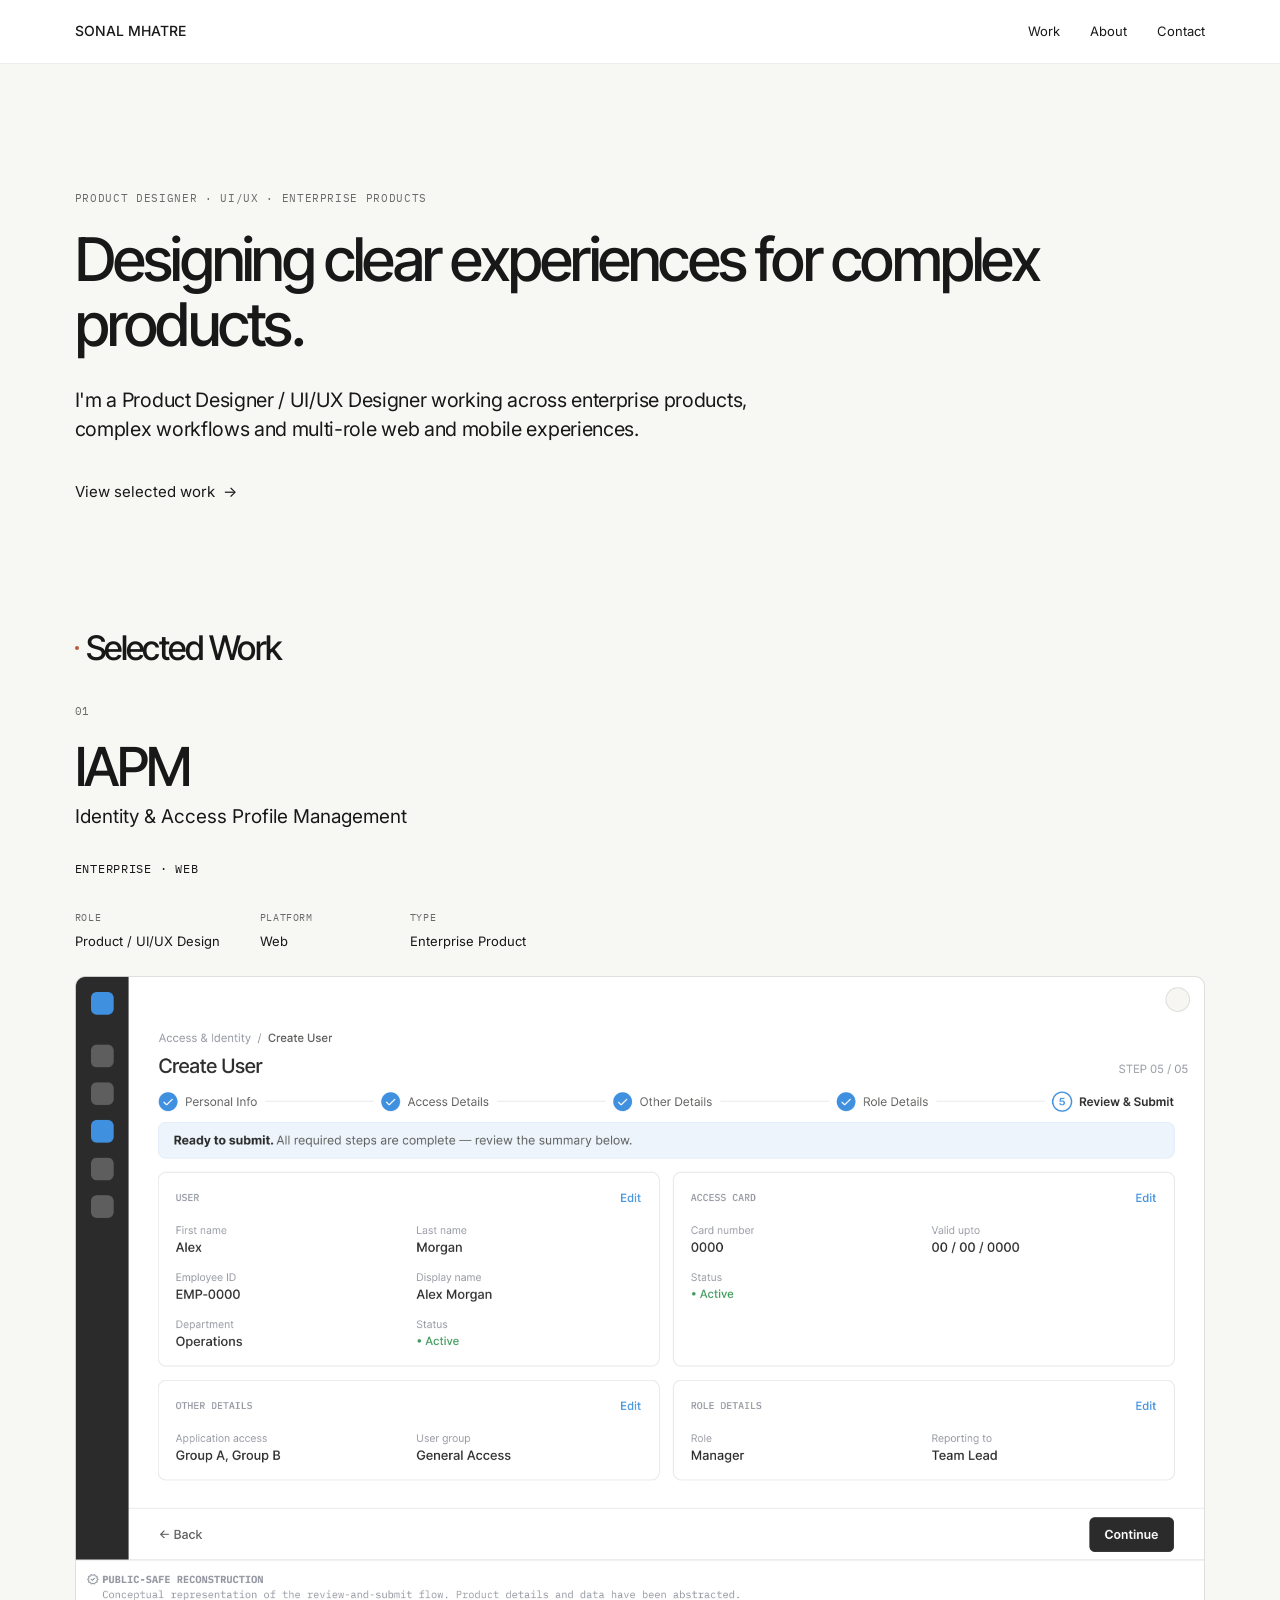
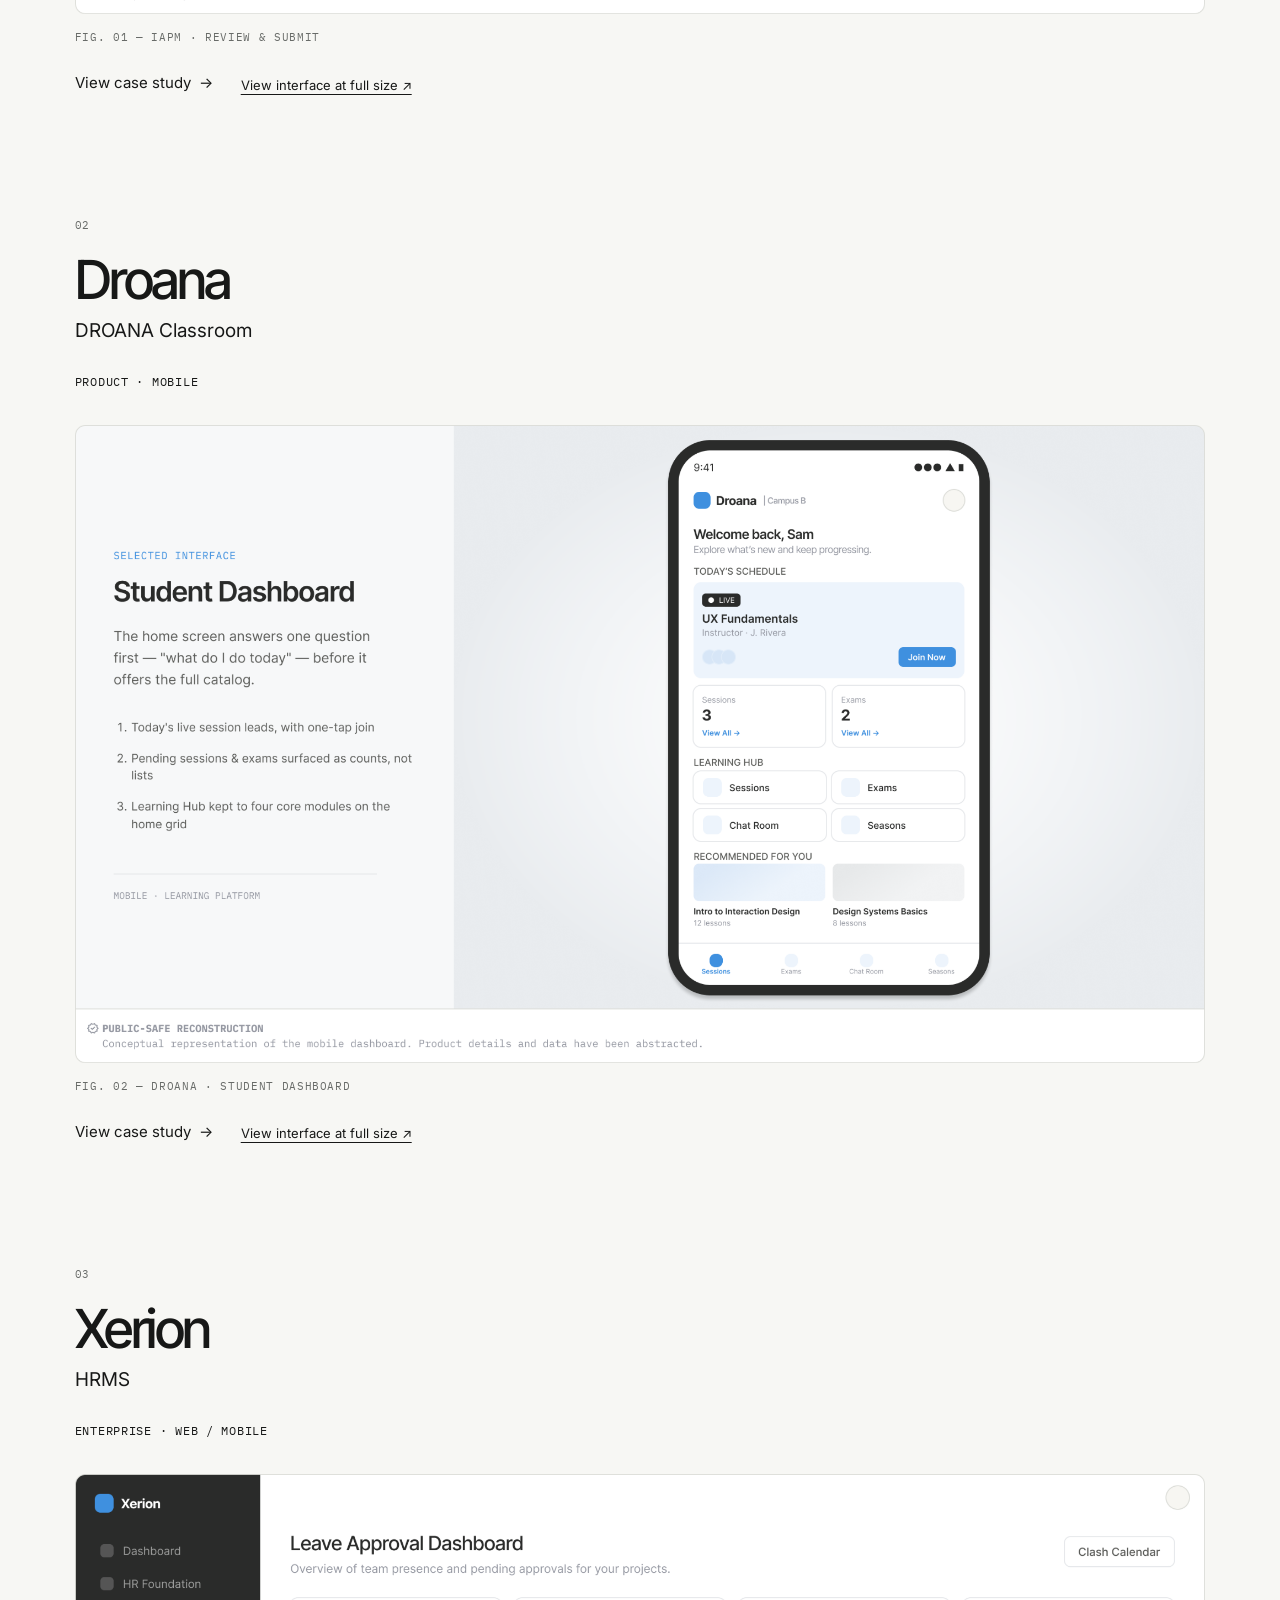
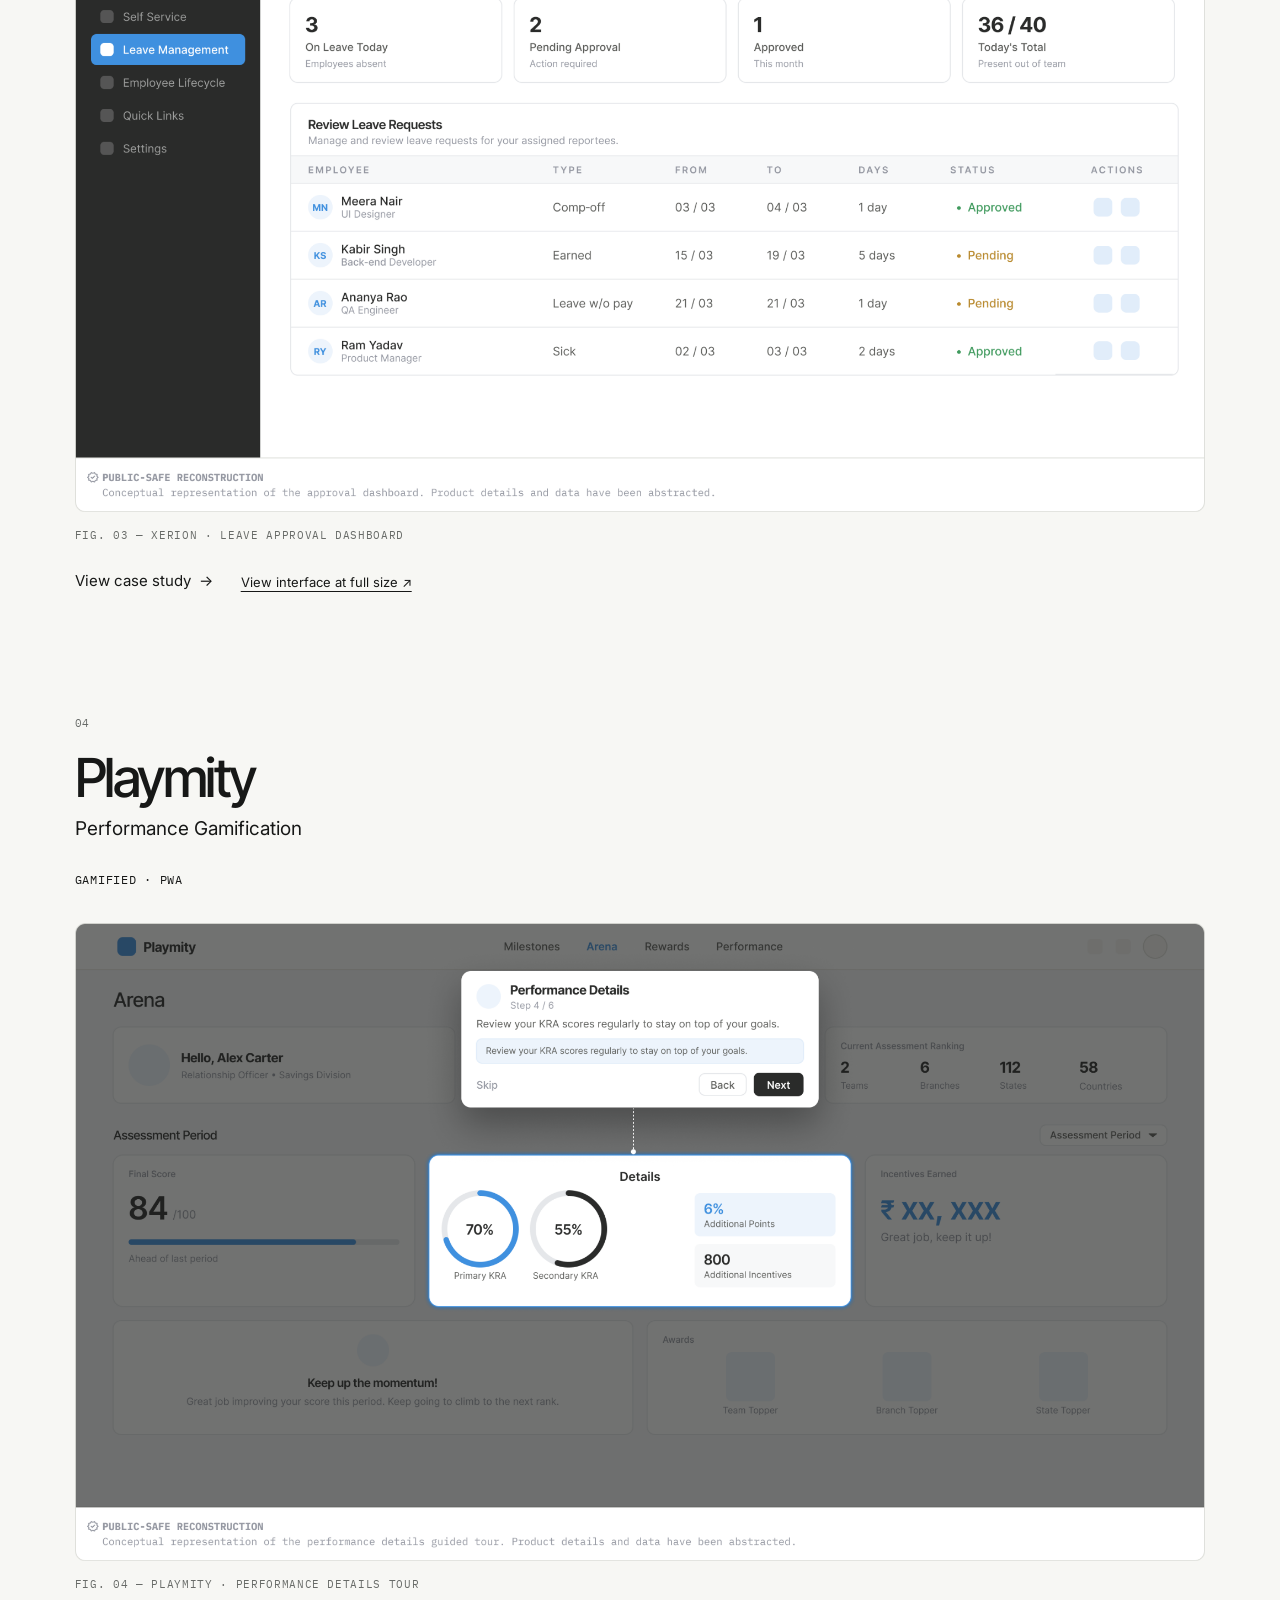
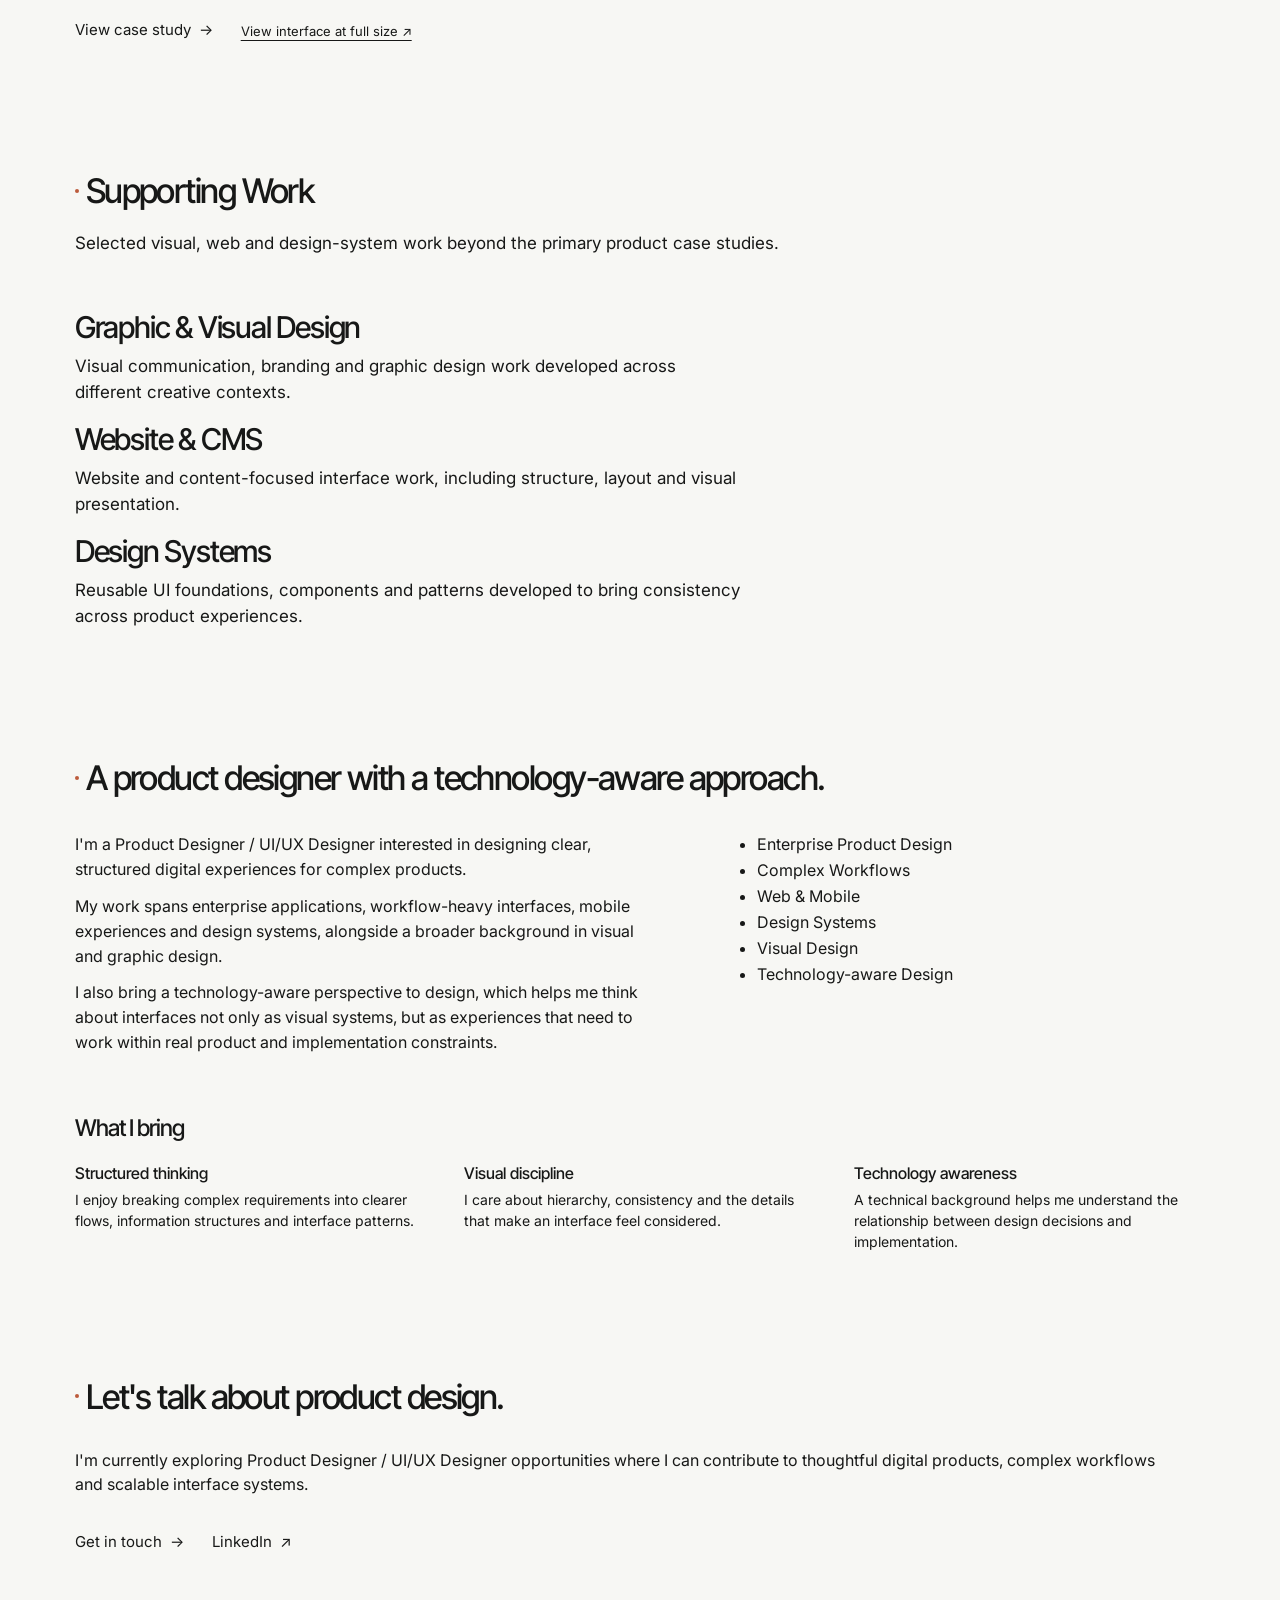
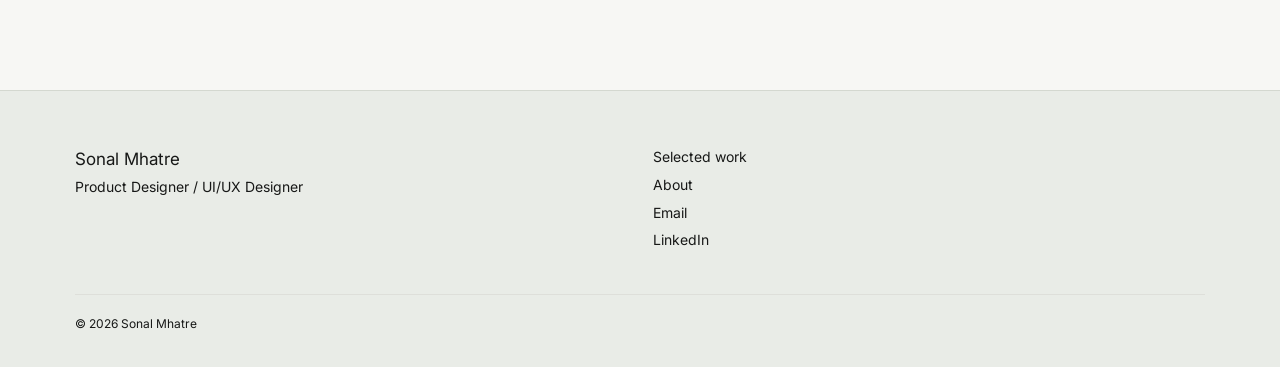
<file: index.html>
<!DOCTYPE html>

<html lang="en">
<head>
<meta charset="utf-8"/>
<meta content="width=device-width, initial-scale=1" name="viewport"/>
<meta content="#f7f7f4" name="theme-color"/>
<meta content="Sonal Mhatre’s Product Designer and UI/UX Designer portfolio: enterprise workflows, web and mobile interfaces, and selected visual design work." name="description"/>
<title>Sonal Mhatre | Product Designer &amp; UI/UX Designer</title>
<link href="./css/styles.css" rel="stylesheet"/>
<script defer="" src="./js/script.js"></script>
<link rel="canonical" href="https://sonalnmhatre.github.io/"/>
<script type="application/ld+json">
{
  "@context": "https://schema.org",
  "@type": "Person",
  "name": "Sonal Mhatre",
  "jobTitle": "Product Designer / UI/UX Designer",
  "url": "https://sonalnmhatre.github.io/",
  "sameAs": [
    "https://www.linkedin.com/in/sonalmhatre/"
  ]
}
</script>
</head>
<body class="homepage">
<a class="skip-link" href="#main">Skip to main content</a>
<header class="site-header">
<div class="shell nav-shell">
<a aria-label="Sonal Mhatre — home" class="wordmark" href="./">SONAL MHATRE</a>
<button aria-controls="site-nav" aria-expanded="false" aria-label="Open navigation menu" class="menu-toggle">MENU</button>
<nav aria-label="Primary navigation" class="site-nav" id="site-nav">
<a href="./#work">Work</a>
<a href="./about/">About</a>
<a href="./#contact">Contact</a>
</nav>
</div>
</header>
<main id="main"><div class="shell">
<section aria-labelledby="hero-title" class="homepage-hero">
<p class="eyebrow">PRODUCT DESIGNER · UI/UX · ENTERPRISE PRODUCTS</p>
<h1 id="hero-title">Designing clear experiences for complex products.</h1>
<p class="hero-description">I'm a Product Designer / UI/UX Designer working across enterprise products, complex workflows and multi-role web and mobile experiences.</p>
<a class="text-cta" href="#work">View selected work <span aria-hidden="true">→</span></a>
</section>
<section aria-labelledby="work-title" class="selected-work" id="work">
<h2 class="section-title" id="work-title">Selected Work</h2>
<article class="project" id="iapm">
<span class="project-index">01</span>
<h3 class="project-name"><a href="iapm/">IAPM</a></h3>
<p class="project-subtitle">Identity &amp; Access Profile Management</p>
<p class="project-type">ENTERPRISE · WEB</p>
<dl class="project-meta"><div><dt>Role</dt><dd>Product / UI/UX Design</dd></div><div><dt>Platform</dt><dd>Web</dd></div><div><dt>Type</dt><dd>Enterprise Product</dd></div></dl>
<a aria-label="Read IAPM case study" class="project-visual interface-frame" href="iapm/">
<img alt="Public-safe reconstruction of IAPM Create User: five-step progression, grouped review details, edit links and submission actions." decoding="async" height="1155" loading="eager" src="assets/images/iapm-review-submit.png" width="2048"/>
</a>
<p class="figure-caption">FIG. 01 — IAPM · REVIEW &amp; SUBMIT</p>

<div class="project-actions"><a class="text-cta" href="iapm/" aria-label="View case study: IAPM">View case study <span aria-hidden="true">→</span></a><a class="image-detail-link" href="assets/images/iapm-review-submit.png">View interface at full size ↗</a></div></article><article class="project" id="droana-classroom">
<span class="project-index">02</span>
<h3 class="project-name"><a href="droana-classroom/">Droana</a></h3>
<p class="project-subtitle">DROANA Classroom</p>
<p class="project-type">PRODUCT · MOBILE</p>
<a aria-label="View Droana Classroom case study" class="project-visual visual-droana-classroom interface-frame" href="droana-classroom/"><img alt="Public-safe Droana Student Dashboard presentation: annotated learning priorities beside a portrait mobile interface with schedule, learning hub and course recommendations." decoding="async" height="1155" loading="lazy" src="assets/images/droana-student-dashboard.png" width="2048"/></a>
<p class="figure-caption">FIG. 02 — DROANA · STUDENT DASHBOARD</p>
<div class="project-actions"><a class="text-cta" href="droana-classroom/" aria-label="View case study: Droana Classroom">View case study <span aria-hidden="true">→</span></a><a class="image-detail-link" href="assets/images/droana-student-dashboard.png">View interface at full size ↗</a></div></article><article class="project" id="xerion-hrms">
<span class="project-index">03</span>
<h3 class="project-name"><a href="xerion-hrms/">Xerion</a></h3>
<p class="project-subtitle">HRMS</p>
<p class="project-type">ENTERPRISE · WEB / MOBILE</p>
<a aria-label="View Xerion HRMS case study" class="project-visual visual-xerion-hrms interface-frame" href="xerion-hrms/"><img alt="Public-safe Xerion Leave Approval Dashboard reconstruction showing summary counts, employee requests, approval states and actions." decoding="async" height="1155" loading="lazy" src="assets/images/xerion-leave-approval.png" width="2048"/></a>
<p class="figure-caption">FIG. 03 — XERION · LEAVE APPROVAL DASHBOARD</p>
<div class="project-actions"><a class="text-cta" href="xerion-hrms/" aria-label="View case study: Xerion HRMS">View case study <span aria-hidden="true">→</span></a><a class="image-detail-link" href="assets/images/xerion-leave-approval.png">View interface at full size ↗</a></div></article><article class="project" id="playmity">
<span class="project-index">04</span>
<h3 class="project-name"><a href="playmity/">Playmity</a></h3>
<p class="project-subtitle">Performance Gamification</p>
<p class="project-type">GAMIFIED · PWA</p>
<a aria-label="View Playmity case study" class="project-visual interface-frame" href="playmity/"><img alt="Public-safe Playmity Arena interface with a Performance Details guided-tour overlay highlighting primary and secondary KRA scores and additional points." decoding="async" height="1155" loading="lazy" src="assets/images/playmity-performance-tour.png" width="2048"/></a>
<p class="figure-caption">FIG. 04 — PLAYMITY · PERFORMANCE DETAILS TOUR</p>

<div class="project-actions"><a class="text-cta" href="playmity/" aria-label="View case study: Playmity">View case study <span aria-hidden="true">→</span></a><a class="image-detail-link" href="assets/images/playmity-performance-tour.png">View interface at full size ↗</a></div></article>
</section>
<section aria-labelledby="supporting-title" class="section-supporting" id="supporting-work">
<h2 class="section-title" id="supporting-title">Supporting Work</h2>
<p class="section-lede">Selected visual, web and design-system work beyond the primary product case studies.</p>
<div class="supporting-items">
<article><h3><a href="supporting-work/#graphic-visual">Graphic &amp; Visual Design</a></h3><p>Visual communication, branding and graphic design work developed across different creative contexts.</p></article>
<article><h3><a href="supporting-work/#website-cms">Website &amp; CMS</a></h3><p>Website and content-focused interface work, including structure, layout and visual presentation.</p></article>
<article><h3><a href="supporting-work/#design-systems">Design Systems</a></h3><p>Reusable UI foundations, components and patterns developed to bring consistency across product experiences.</p></article>
</div>
</section>
<section aria-labelledby="about-title" class="section-about" id="about">
<h2 class="section-title" id="about-title">A product designer with a technology-aware approach.</h2>
<div class="about-columns">
<div class="about-statement"><p>I'm a Product Designer / UI/UX Designer interested in designing clear, structured digital experiences for complex products.</p><p>My work spans enterprise applications, workflow-heavy interfaces, mobile experiences and design systems, alongside a broader background in visual and graphic design.</p><p>I also bring a technology-aware perspective to design, which helps me think about interfaces not only as visual systems, but as experiences that need to work within real product and implementation constraints.</p></div>
<ul class="specialisms"><li>Enterprise Product Design</li><li>Complex Workflows</li><li>Web &amp; Mobile</li><li>Design Systems</li><li>Visual Design</li><li>Technology-aware Design</li></ul>
</div>
<div class="what-i-bring"><h3>What I bring</h3><div class="strengths"><div><h4>Structured thinking</h4><p>I enjoy breaking complex requirements into clearer flows, information structures and interface patterns.</p></div><div><h4>Visual discipline</h4><p>I care about hierarchy, consistency and the details that make an interface feel considered.</p></div><div><h4>Technology awareness</h4><p>A technical background helps me understand the relationship between design decisions and implementation.</p></div></div></div>
</section>
<section aria-labelledby="contact-title" class="section-contact" id="contact">
<h2 class="section-title" id="contact-title">Let's talk about product design.</h2>
<p>I'm currently exploring Product Designer / UI/UX Designer opportunities where I can contribute to thoughtful digital products, complex workflows and scalable interface systems.</p>
<div class="contact-actions"><a class="text-cta" href="mailto:sonalmhatre.design@gmail.com" aria-label="Get in touch by email with Sonal Mhatre">Get in touch <span aria-hidden="true">→</span></a><a class="text-cta" href="https://www.linkedin.com/in/sonalmhatre/" aria-label="Sonal Mhatre on LinkedIn">LinkedIn <span aria-hidden="true">↗</span></a></div>
</section>
</div></main><footer class="site-footer" id="footer">
<div class="shell footer-layout">
<div><a class="footer-name" href="./">Sonal Mhatre</a><p>Product Designer / UI/UX Designer</p></div>
<div class="footer-links"><a href="./#work">Selected work</a><a href="./about/">About</a><a href="mailto:sonalmhatre.design@gmail.com" aria-label="Email Sonal Mhatre">Email</a><a href="https://www.linkedin.com/in/sonalmhatre/" aria-label="Sonal Mhatre on LinkedIn">LinkedIn</a></div>
<p class="copyright">© 2026 Sonal Mhatre</p>
</div>
</footer>
</body></html>
</file>
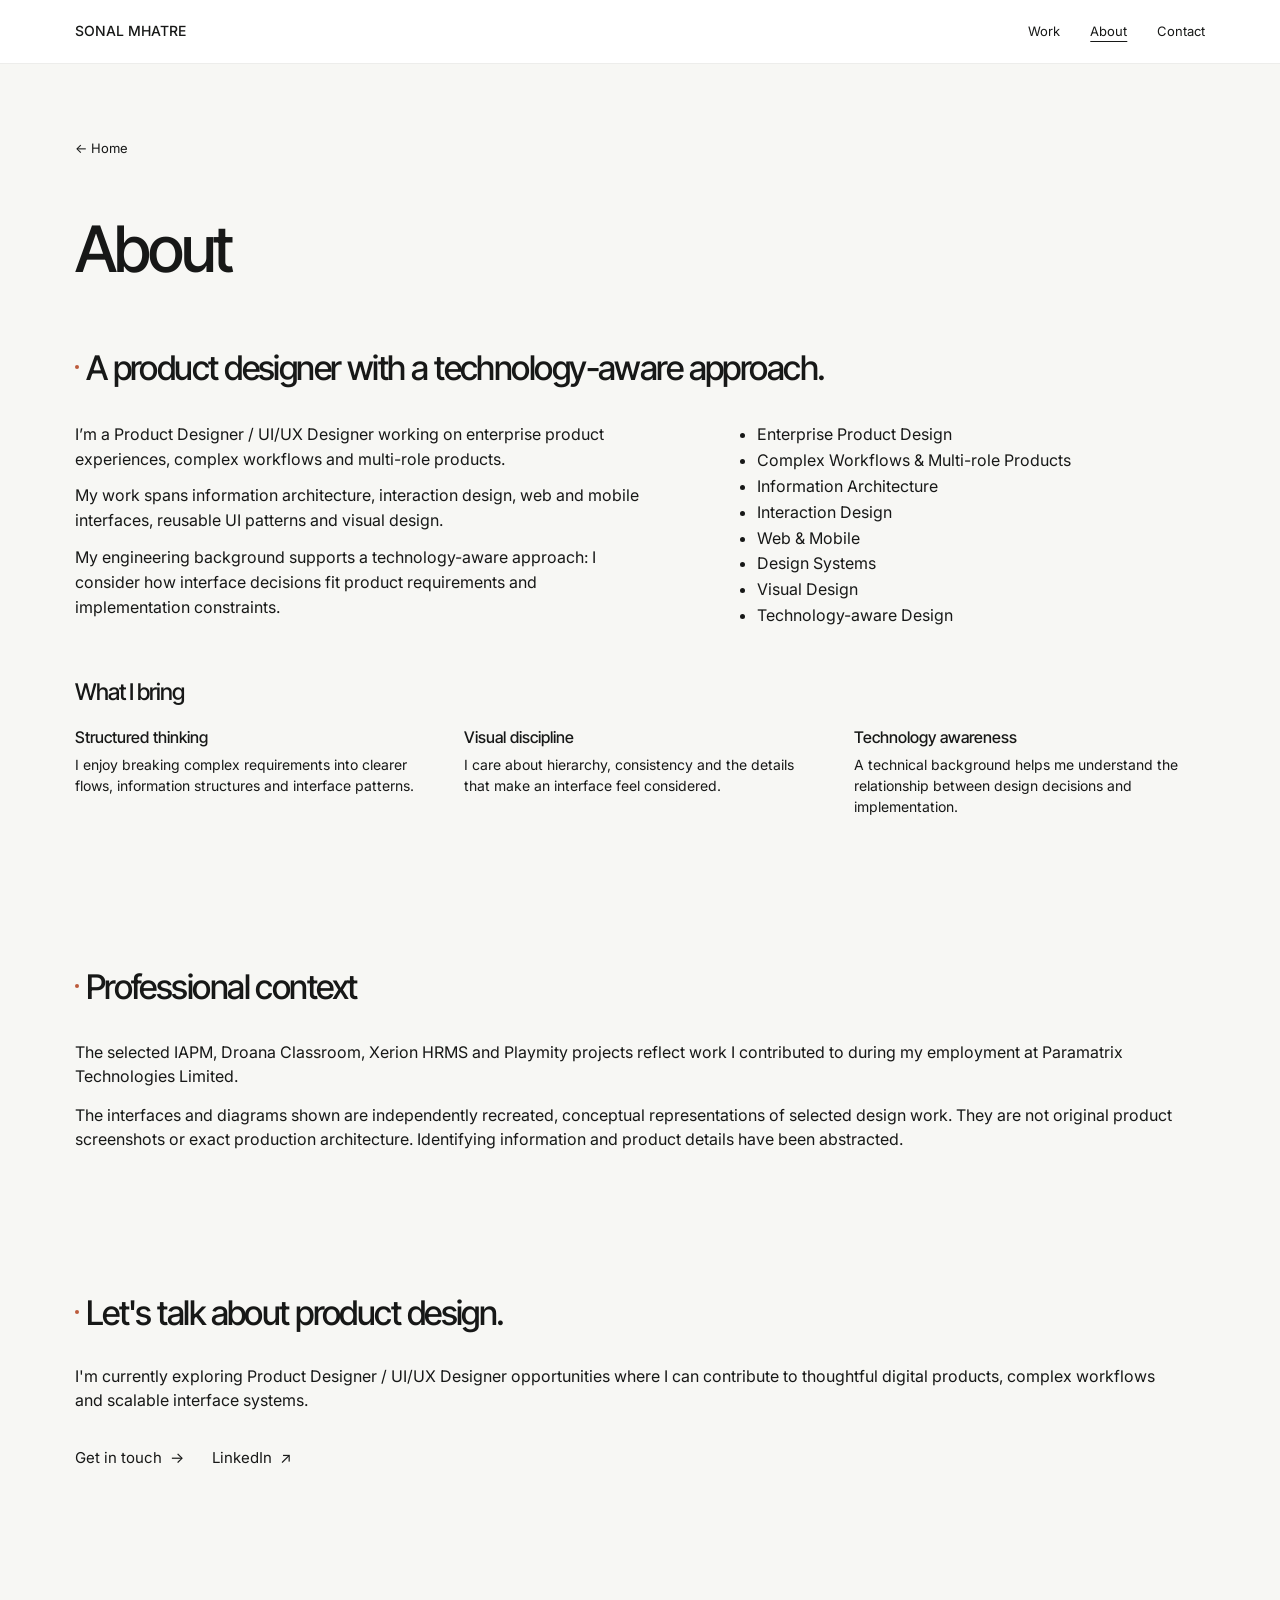
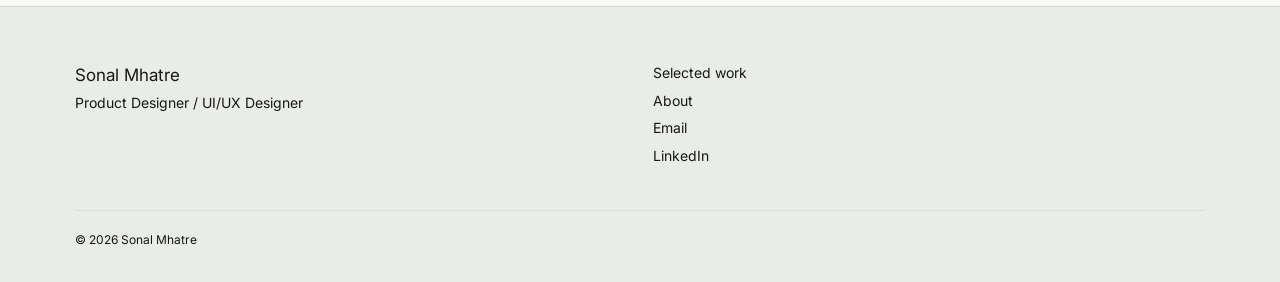
<file: about/index.html>
<!DOCTYPE html>

<html lang="en">
<head>
<meta charset="utf-8"/>
<meta content="width=device-width, initial-scale=1" name="viewport"/>
<meta content="#f7f7f4" name="theme-color"/>
<meta content="About Sonal Mhatre, Product Designer / UI/UX Designer working across enterprise workflows, web and mobile interfaces." name="description"/>
<title>About Sonal Mhatre | Product Designer &amp; UI/UX Designer</title>
<link href="../css/styles.css" rel="stylesheet"/>
<script defer="" src="../js/script.js"></script>
<link rel="canonical" href="https://sonalnmhatre.github.io/about/"/>
</head>
<body>
<a class="skip-link" href="#main">Skip to main content</a>
<header class="site-header">
<div class="shell nav-shell">
<a aria-label="Sonal Mhatre — home" class="wordmark" href="../">SONAL MHATRE</a>
<button aria-controls="site-nav" aria-expanded="false" aria-label="Open navigation menu" class="menu-toggle">MENU</button>
<nav aria-label="Primary navigation" class="site-nav" id="site-nav">
<a href="../#work">Work</a>
<a aria-current="page" href="../about/">About</a>
<a href="../#contact">Contact</a>
</nav>
</div>
</header>
<main id="main"><div class="shell about-page"><a class="back-link" href="../">← Home</a><h1 class="about-page-title">About</h1><section aria-labelledby="about-title" class="section-about" id="about">
<h2 class="section-title" id="about-title">A product designer with a technology-aware approach.</h2>
<div class="about-columns">
<div class="about-statement"><p>I’m a Product Designer / UI/UX Designer working on enterprise product experiences, complex workflows and multi-role products.</p><p>My work spans information architecture, interaction design, web and mobile interfaces, reusable UI patterns and visual design.</p><p>My engineering background supports a technology-aware approach: I consider how interface decisions fit product requirements and implementation constraints.</p></div>
<ul class="specialisms"><li>Enterprise Product Design</li><li>Complex Workflows &amp; Multi-role Products</li><li>Information Architecture</li><li>Interaction Design</li><li>Web &amp; Mobile</li><li>Design Systems</li><li>Visual Design</li><li>Technology-aware Design</li></ul>
</div>
<div class="what-i-bring"><h3>What I bring</h3><div class="strengths"><div><h4>Structured thinking</h4><p>I enjoy breaking complex requirements into clearer flows, information structures and interface patterns.</p></div><div><h4>Visual discipline</h4><p>I care about hierarchy, consistency and the details that make an interface feel considered.</p></div><div><h4>Technology awareness</h4><p>A technical background helps me understand the relationship between design decisions and implementation.</p></div></div></div>
</section><section aria-labelledby="professional-context-title" class="section-about" id="professional-context"><h2 class="section-title" id="professional-context-title">Professional context</h2><p>The selected IAPM, Droana Classroom, Xerion HRMS and Playmity projects reflect work I contributed to during my employment at Paramatrix Technologies Limited.</p><p>The interfaces and diagrams shown are independently recreated, conceptual representations of selected design work. They are not original product screenshots or exact production architecture. Identifying information and product details have been abstracted.</p></section><section aria-labelledby="contact-title" class="section-contact" id="contact">
<h2 class="section-title" id="contact-title">Let's talk about product design.</h2>
<p>I'm currently exploring Product Designer / UI/UX Designer opportunities where I can contribute to thoughtful digital products, complex workflows and scalable interface systems.</p>
<div class="contact-actions"><a class="text-cta" href="mailto:sonalmhatre.design@gmail.com" aria-label="Get in touch by email with Sonal Mhatre">Get in touch <span aria-hidden="true">→</span></a><a class="text-cta" href="https://www.linkedin.com/in/sonalmhatre/" aria-label="Sonal Mhatre on LinkedIn">LinkedIn <span aria-hidden="true">↗</span></a></div>
</section></div></main><footer class="site-footer" id="footer">
<div class="shell footer-layout">
<div><a class="footer-name" href="../">Sonal Mhatre</a><p>Product Designer / UI/UX Designer</p></div>
<div class="footer-links"><a href="../#work">Selected work</a><a href="../about/">About</a><a href="mailto:sonalmhatre.design@gmail.com" aria-label="Email Sonal Mhatre">Email</a><a href="https://www.linkedin.com/in/sonalmhatre/" aria-label="Sonal Mhatre on LinkedIn">LinkedIn</a></div>
<p class="copyright">© 2026 Sonal Mhatre</p>
</div>
</footer>
</body></html>
</file>
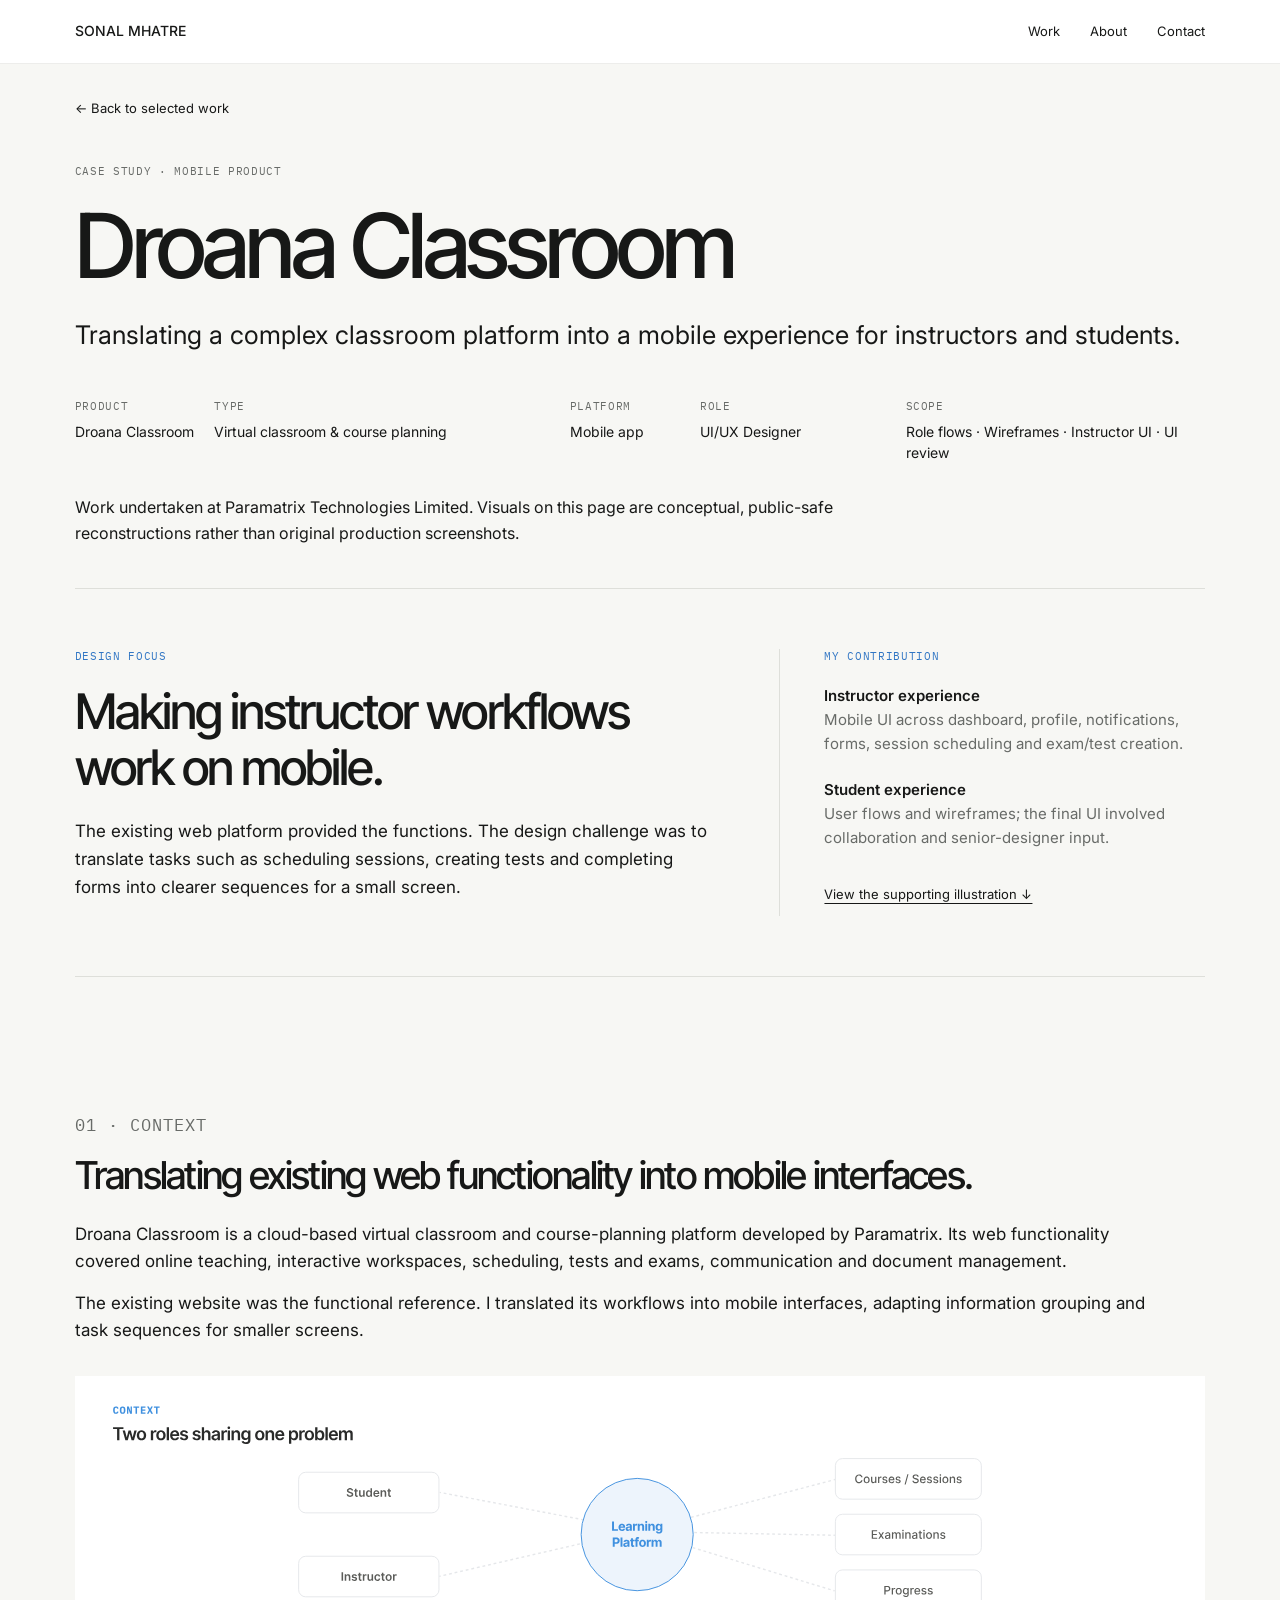
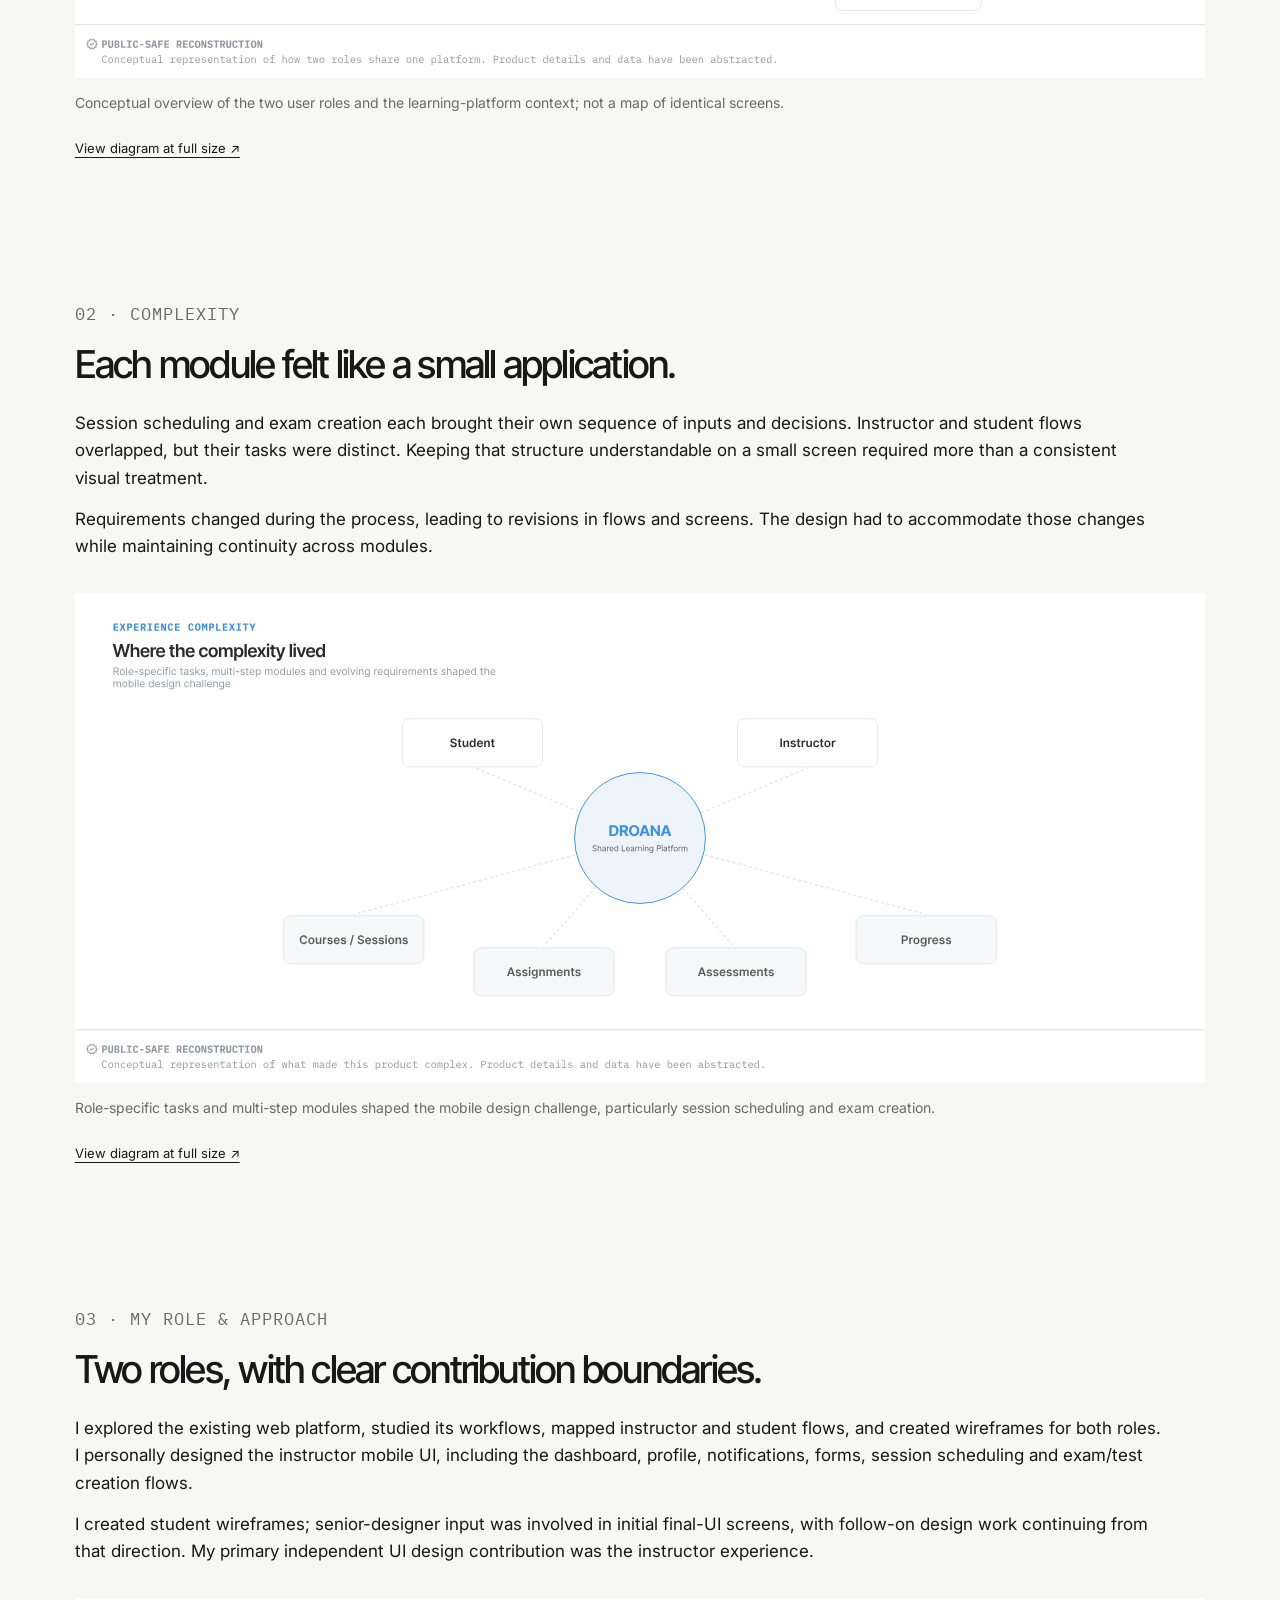
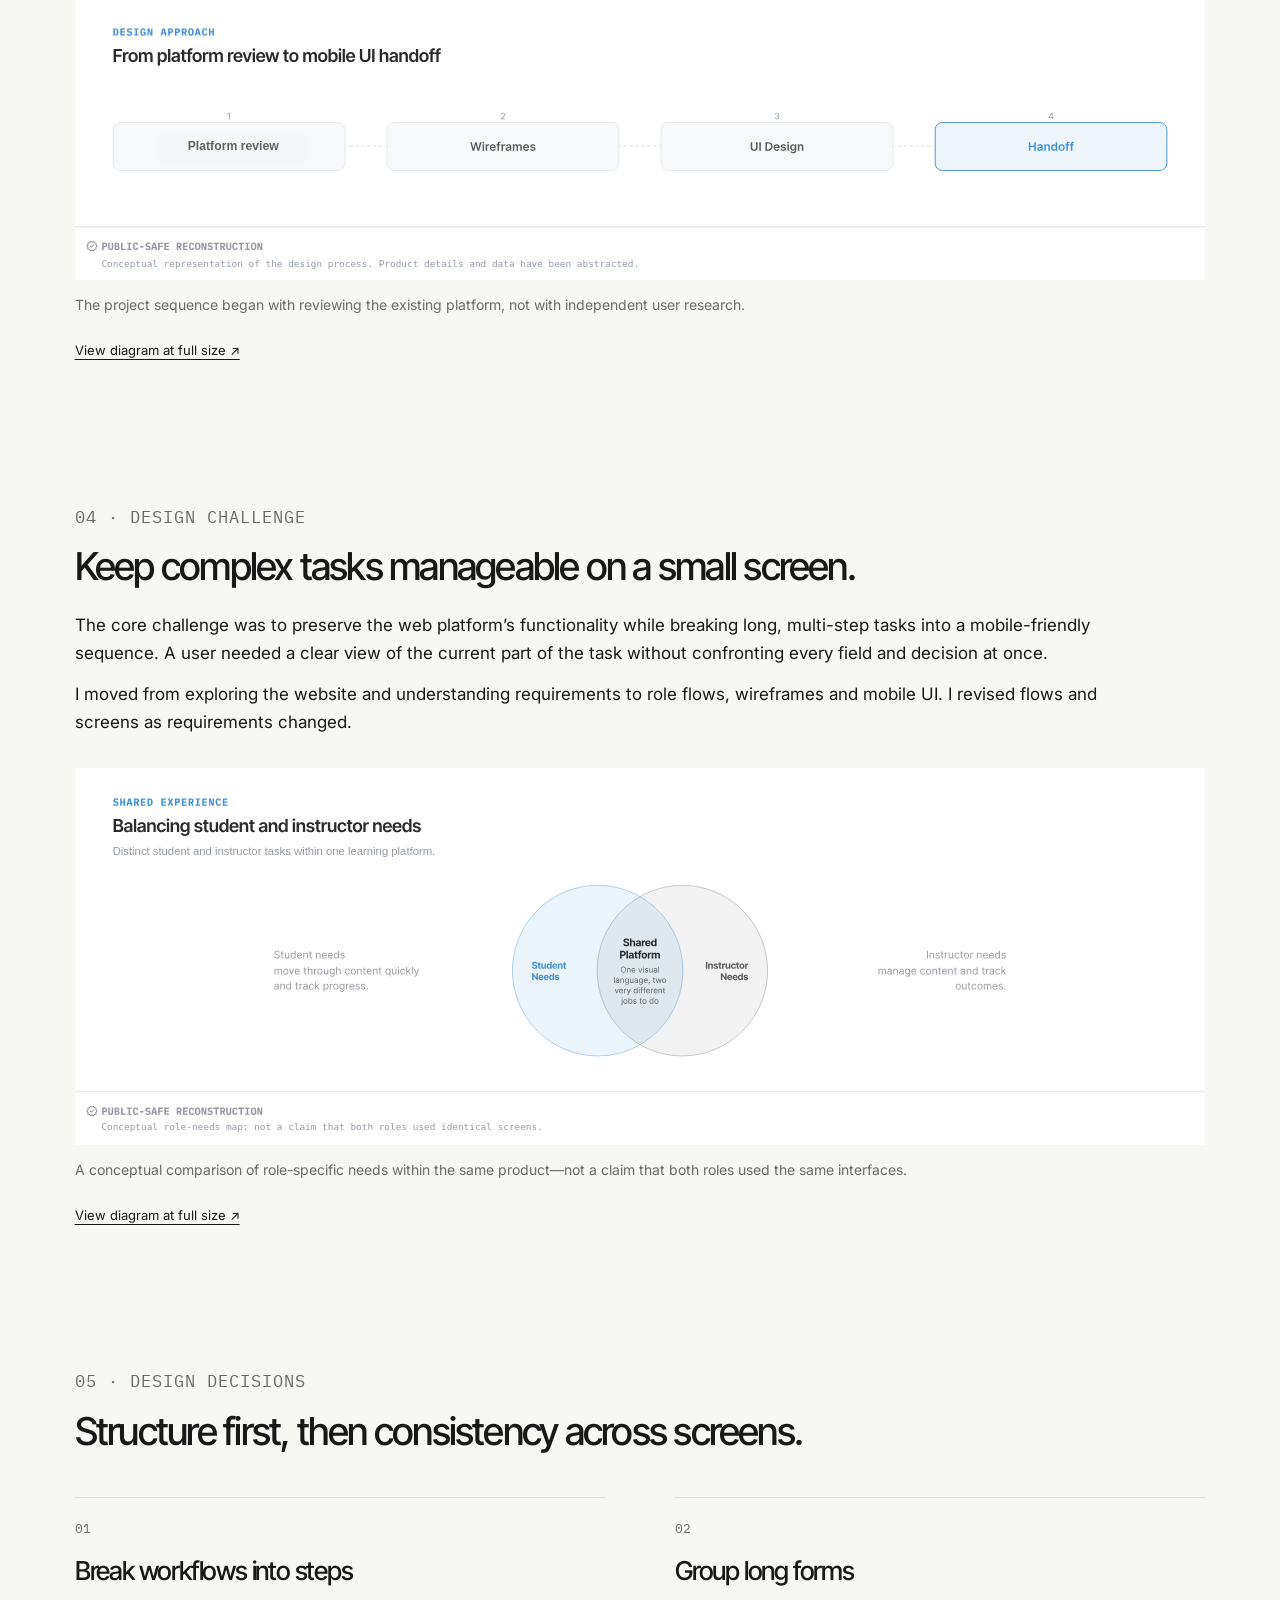
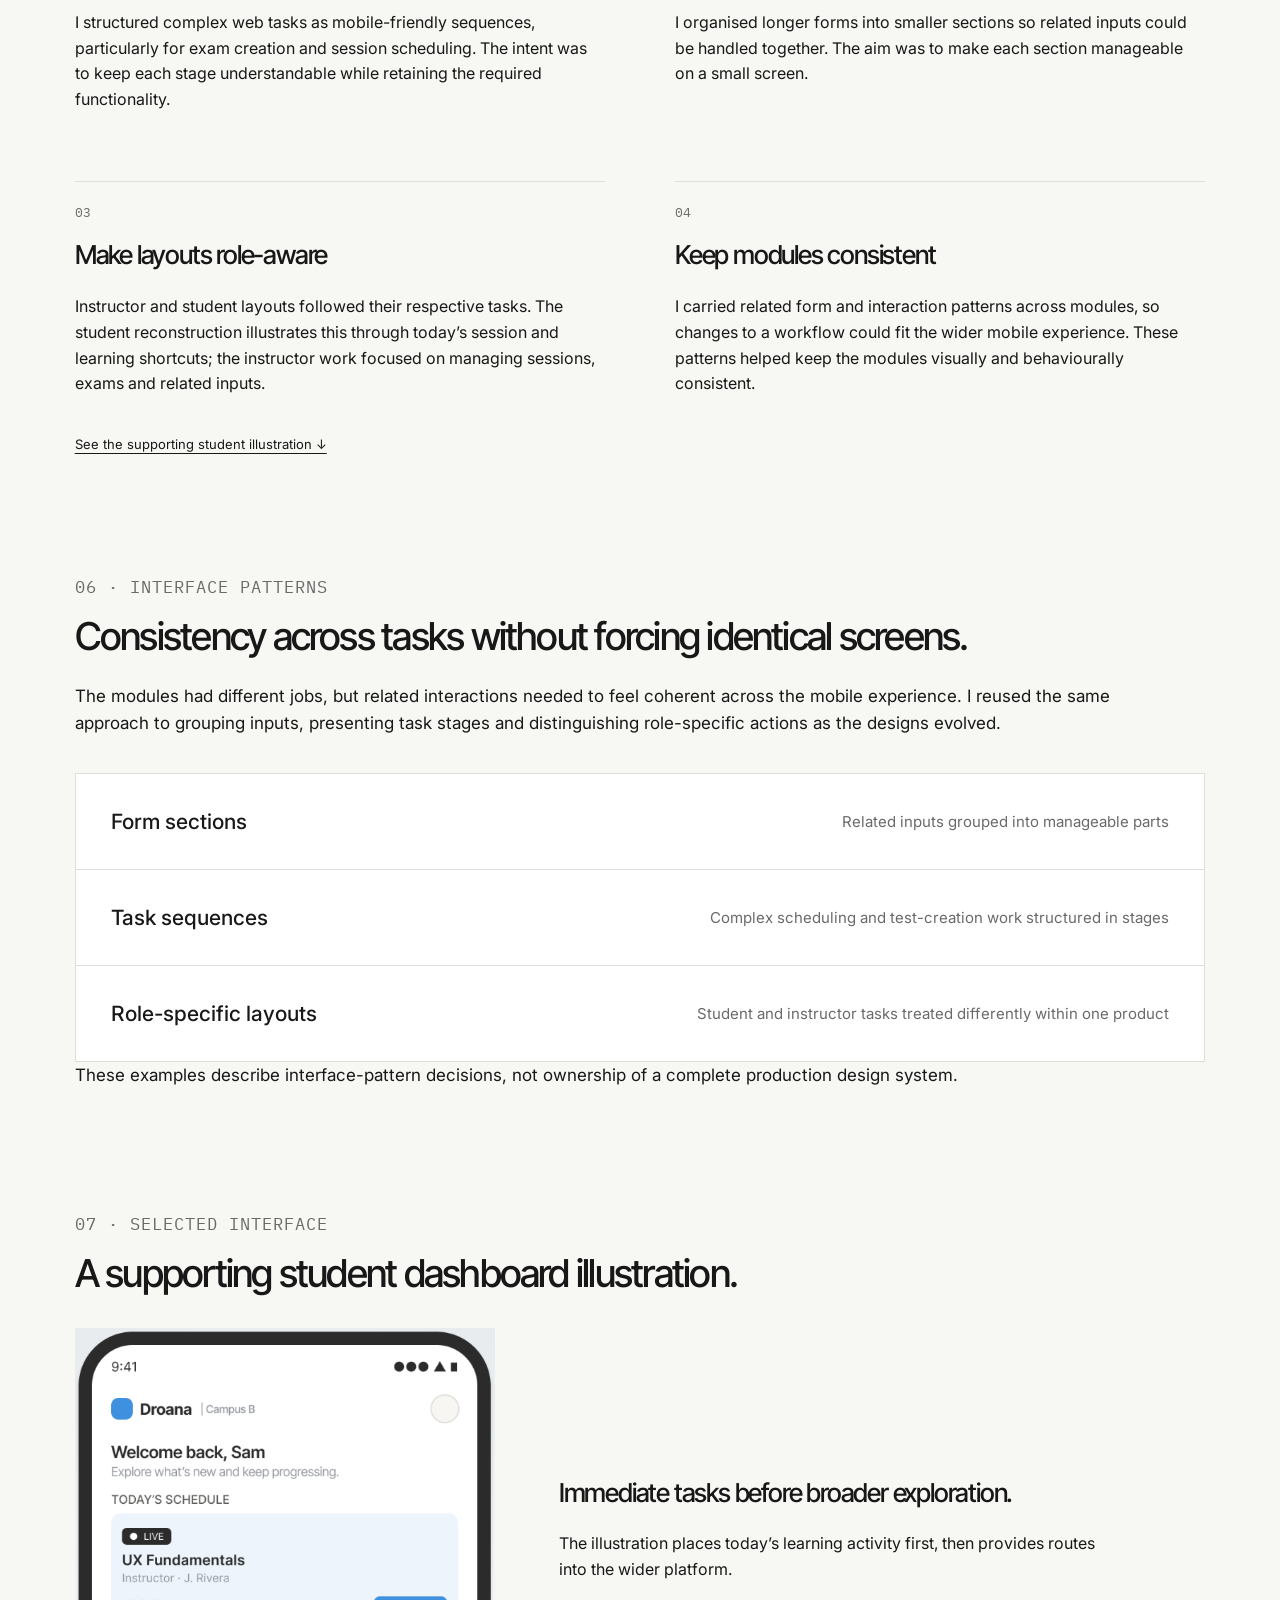
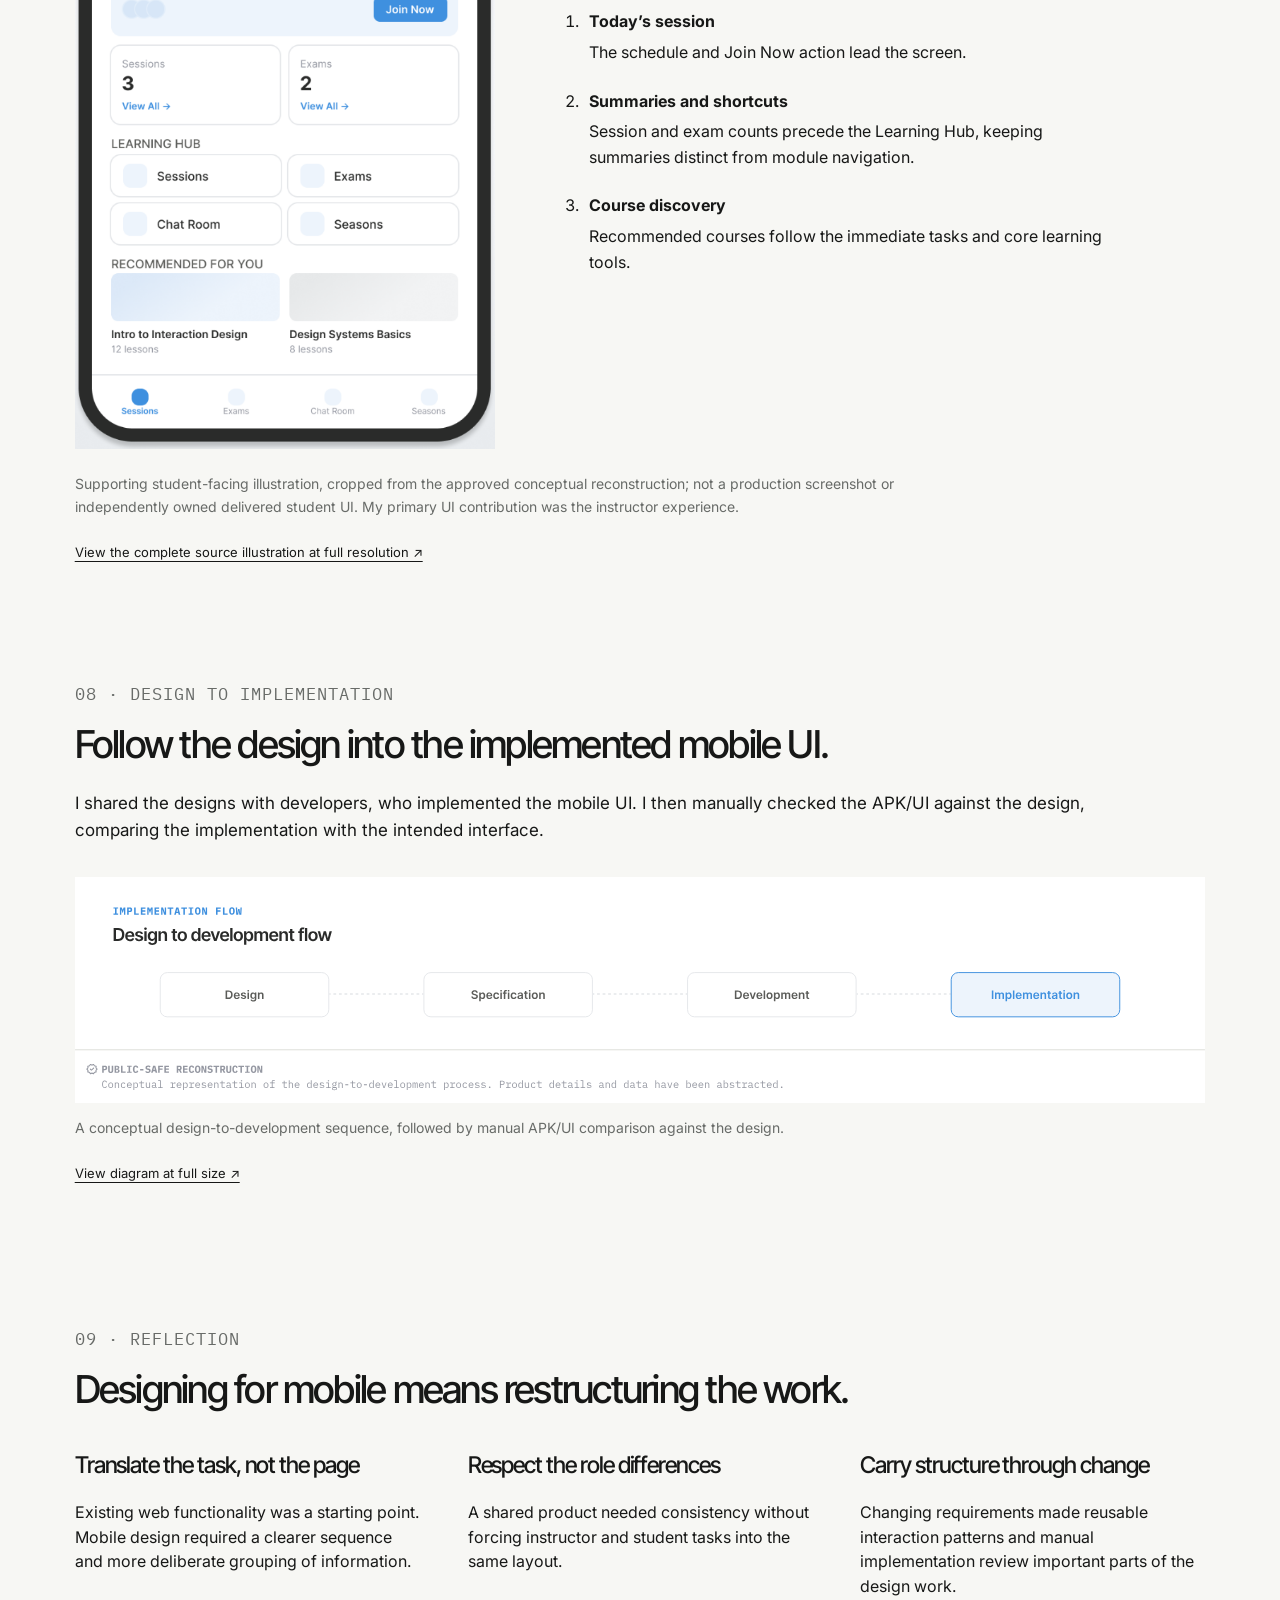
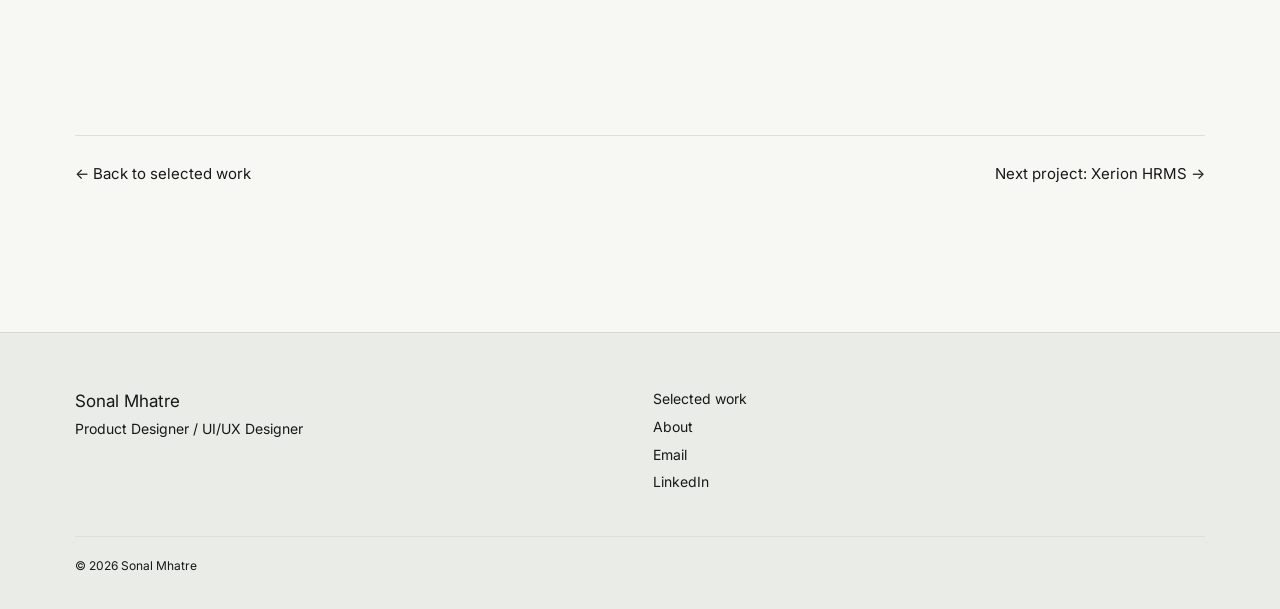
<file: droana-classroom/index.html>
<!DOCTYPE html>

<html lang="en">
<head>
<meta charset="utf-8"/>
<meta content="width=device-width, initial-scale=1" name="viewport"/>
<meta content="#f7f7f4" name="theme-color"/>
<meta content="Droana Classroom: translating existing web functionality into instructor and student mobile experiences. A UI/UX case study by Sonal Mhatre." name="description"/>
<title>Droana Classroom | Mobile UX Case Study | Sonal Mhatre</title>
<link href="../css/styles.css" rel="stylesheet"/>
<link href="droana.css" rel="stylesheet"/>
<script defer="" src="../js/script.js"></script>
<link rel="canonical" href="https://sonalnmhatre.github.io/droana-classroom/"/>
</head>
<body class="droana-page">
<a class="skip-link" href="#main">Skip to main content</a>
<header class="site-header">
<div class="shell nav-shell">
<a aria-label="Sonal Mhatre — home" class="wordmark" href="../">SONAL MHATRE</a>
<button aria-controls="site-nav" aria-expanded="false" aria-label="Open navigation menu" class="menu-toggle">MENU</button>
<nav aria-label="Primary navigation" class="site-nav" id="site-nav">
<a href="../#work">Work</a>
<a href="../about/">About</a>
<a href="../#contact">Contact</a>
</nav>
</div>
</header>
<main class="case-main" id="main"><div class="shell case-shell">
<a class="back-link" href="../#work">← Back to selected work</a>
<header class="case-header" id="project-intro">
<p class="eyebrow">CASE STUDY · MOBILE PRODUCT</p>
<h1>Droana Classroom</h1>
<p class="case-deck">Translating a complex classroom platform into a mobile experience for instructors and students.</p>
<dl class="case-meta"><div><dt>Product</dt><dd>Droana Classroom</dd></div><div><dt>Type</dt><dd>Virtual classroom &amp; course planning</dd></div><div><dt>Platform</dt><dd>Mobile app</dd></div><div><dt>Role</dt><dd>UI/UX Designer</dd></div><div><dt>Scope</dt><dd>Role flows · Wireframes · Instructor UI · UI review</dd></div></dl>
<p class="confidential-disclosure">Work undertaken at Paramatrix Technologies Limited. Visuals on this page are conceptual, public-safe reconstructions rather than original production screenshots.</p>
</header><div aria-label="Project design focus and contribution" class="case-focus">
<div class="case-focus-intro"><span class="case-focus-label">DESIGN FOCUS</span><h2>Making instructor workflows work on mobile.</h2><p>The existing web platform provided the functions. The design challenge was to translate tasks such as scheduling sessions, creating tests and completing forms into clearer sequences for a small screen.</p></div>
<div class="case-focus-ownership"><span class="case-focus-label">MY CONTRIBUTION</span><p><strong>Instructor experience</strong><br/>Mobile UI across dashboard, profile, notifications, forms, session scheduling and exam/test creation.</p><p><strong>Student experience</strong><br/>User flows and wireframes; the final UI involved collaboration and senior-designer input.</p><a class="image-detail-link" href="#selected-interface">View the supporting illustration ↓</a></div>
</div>
<div class="case-sections"><section class="case-section" id="context"><p class="section-marker">01 · CONTEXT</p><h2>Translating existing web functionality into mobile interfaces.</h2><p>Droana Classroom is a cloud-based virtual classroom and course-planning platform developed by Paramatrix. Its web functionality covered online teaching, interactive workspaces, scheduling, tests and exams, communication and document management.</p><p>The existing website was the functional reference. I translated its workflows into mobile interfaces, adapting information grouping and task sequences for smaller screens.</p><figure class="droana-evidence"><img alt="Droana Role Ecosystem: student and instructor roles connect to learning-related modules." decoding="async" height="320" loading="lazy" src="../assets/images/droana/Droana_2_Role_Ecosystem.svg" width="1200"/><figcaption>Conceptual overview of the two user roles and the learning-platform context; not a map of identical screens.</figcaption><a class="image-detail-link" href="../assets/images/droana/Droana_2_Role_Ecosystem.svg" target="_blank" rel="noopener" aria-label="View Droana Role Ecosystem at full size">View diagram at full size ↗</a></figure></section><section class="case-section" id="complexity"><p class="section-marker">02 · COMPLEXITY</p><h2>Each module felt like a small application.</h2><p>Session scheduling and exam creation each brought their own sequence of inputs and decisions. Instructor and student flows overlapped, but their tasks were distinct. Keeping that structure understandable on a small screen required more than a consistent visual treatment.</p><p>Requirements changed during the process, leading to revisions in flows and screens. The design had to accommodate those changes while maintaining continuity across modules.</p><figure class="droana-evidence"><img alt="Droana complexity map: Student and Instructor roles surround courses and sessions, assignments, assessments and progress." decoding="async" height="520" loading="lazy" src="../assets/images/droana/Droana_3_Complexity_Map.svg" width="1200"/><figcaption>Role-specific tasks and multi-step modules shaped the mobile design challenge, particularly session scheduling and exam creation.</figcaption><a aria-label="View Droana complexity map at full size" class="image-detail-link" href="../assets/images/droana/Droana_3_Complexity_Map.svg">View diagram at full size ↗</a></figure></section><section class="case-section" id="role-approach"><p class="section-marker">03 · MY ROLE &amp; APPROACH</p><h2>Two roles, with clear contribution boundaries.</h2><p>I explored the existing web platform, studied its workflows, mapped instructor and student flows, and created wireframes for both roles. I personally designed the instructor mobile UI, including the dashboard, profile, notifications, forms, session scheduling and exam/test creation flows.</p><p>I created student wireframes; senior-designer input was involved in initial final-UI screens, with follow-on design work continuing from that direction. My primary independent UI design contribution was the instructor experience.</p><figure class="droana-evidence"><img alt="Droana Design Approach: existing platform review, wireframes, mobile UI design and developer handoff." decoding="async" height="300" loading="lazy" src="../assets/images/droana/Droana_4_Design_Approach_Corrected.svg" width="1200"/><figcaption>The project sequence began with reviewing the existing platform, not with independent user research.</figcaption><a class="image-detail-link" href="../assets/images/droana/Droana_4_Design_Approach_Corrected.svg" target="_blank" rel="noopener" aria-label="View Droana Design Approach at full size">View diagram at full size ↗</a></figure></section><section class="case-section" id="design-challenge"><p class="section-marker">04 · DESIGN CHALLENGE</p><h2>Keep complex tasks manageable on a small screen.</h2><p>The core challenge was to preserve the web platform’s functionality while breaking long, multi-step tasks into a mobile-friendly sequence. A user needed a clear view of the current part of the task without confronting every field and decision at once.</p><p>I moved from exploring the website and understanding requirements to role flows, wireframes and mobile UI. I revised flows and screens as requirements changed.</p><figure class="droana-evidence"><img alt="Droana Shared Experience: conceptual comparison of student and instructor needs within a common platform." decoding="async" height="400" loading="lazy" src="../assets/images/droana/Droana_5_Shared_Experience_Corrected.svg" width="1200"/><figcaption>A conceptual comparison of role-specific needs within the same product—not a claim that both roles used the same interfaces.</figcaption><a class="image-detail-link" href="../assets/images/droana/Droana_5_Shared_Experience_Corrected.svg" target="_blank" rel="noopener" aria-label="View Droana Shared Experience at full size">View diagram at full size ↗</a></figure></section><section class="case-section" id="decisions"><p class="section-marker">05 · DESIGN DECISIONS</p><h2>Structure first, then consistency across screens.</h2>
<div class="decision-grid">
<div><span>01</span><h3>Break workflows into steps</h3><p>I structured complex web tasks as mobile-friendly sequences, particularly for exam creation and session scheduling. The intent was to keep each stage understandable while retaining the required functionality.</p></div>
<div><span>02</span><h3>Group long forms</h3><p>I organised longer forms into smaller sections so related inputs could be handled together. The aim was to make each section manageable on a small screen.</p></div>
<div><span>03</span><h3>Make layouts role-aware</h3><p>Instructor and student layouts followed their respective tasks. The student reconstruction illustrates this through today’s session and learning shortcuts; the instructor work focused on managing sessions, exams and related inputs.</p><a class="image-detail-link" href="#selected-interface">See the supporting student illustration ↓</a></div>
<div><span>04</span><h3>Keep modules consistent</h3><p>I carried related form and interaction patterns across modules, so changes to a workflow could fit the wider mobile experience. These patterns helped keep the modules visually and behaviourally consistent.</p></div>
</div></section><section class="case-section" id="patterns">
<p class="section-marker">06 · INTERFACE PATTERNS</p>
<h2>Consistency across tasks without forcing identical screens.</h2>
<p>The modules had different jobs, but related interactions needed to feel coherent across the mobile experience. I reused the same approach to grouping inputs, presenting task stages and distinguishing role-specific actions as the designs evolved.</p>
<div class="system-list">
<div><b>Form sections</b><span>Related inputs grouped into manageable parts</span></div>
<div><b>Task sequences</b><span>Complex scheduling and test-creation work structured in stages</span></div>
<div><b>Role-specific layouts</b><span>Student and instructor tasks treated differently within one product</span></div>
</div>
<p>These examples describe interface-pattern decisions, not ownership of a complete production design system.</p>
</section><section class="case-section" id="selected-interface"><p class="section-marker">07 · SELECTED INTERFACE</p><h2>A supporting student dashboard illustration.</h2>
<figure class="droana-student-support" id="student-dashboard">
<div class="droana-student-layout">
<a class="droana-student-image" href="../assets/images/droana-student-dashboard.png" aria-label="View the complete Student Dashboard illustration at full resolution"><img alt="Student Dashboard detail: today’s live session, session and exam summaries, learning-hub shortcuts and recommended courses." decoding="async" height="1021" loading="lazy" src="../assets/images/droana/student-dashboard-detail.png" width="594"/></a>
<div class="droana-student-notes"><h3>Immediate tasks before broader exploration.</h3><p>The illustration places today’s learning activity first, then provides routes into the wider platform.</p><ol><li><strong>Today’s session</strong><p>The schedule and Join Now action lead the screen.</p></li><li><strong>Summaries and shortcuts</strong><p>Session and exam counts precede the Learning Hub, keeping summaries distinct from module navigation.</p></li><li><strong>Course discovery</strong><p>Recommended courses follow the immediate tasks and core learning tools.</p></li></ol></div>
</div>
<figcaption>Supporting student-facing illustration, cropped from the approved conceptual reconstruction; not a production screenshot or independently owned delivered student UI. My primary UI contribution was the instructor experience.</figcaption>
<a class="image-detail-link" href="../assets/images/droana-student-dashboard.png">View the complete source illustration at full resolution ↗</a>
</figure>
</section><section class="case-section" id="implementation"><p class="section-marker">08 · DESIGN TO IMPLEMENTATION</p><h2>Follow the design into the implemented mobile UI.</h2><p>I shared the designs with developers, who implemented the mobile UI. I then manually checked the APK/UI against the design, comparing the implementation with the intended interface.</p><figure class="droana-evidence"><img alt="Droana implementation flow: Design, Specification, Development and Implementation." decoding="async" height="240" loading="lazy" src="../assets/images/droana/Droana_6_Implementation_Flow.svg" width="1200"/><figcaption>A conceptual design-to-development sequence, followed by manual APK/UI comparison against the design.</figcaption><a aria-label="View Droana implementation flow at full size" class="image-detail-link" href="../assets/images/droana/Droana_6_Implementation_Flow.svg">View diagram at full size ↗</a></figure></section><section class="case-section" id="reflection"><p class="section-marker">09 · REFLECTION</p><h2>Designing for mobile means restructuring the work.</h2><div class="reflection-grid"><div><h3>Translate the task, not the page</h3><p>Existing web functionality was a starting point. Mobile design required a clearer sequence and more deliberate grouping of information.</p></div><div><h3>Respect the role differences</h3><p>A shared product needed consistency without forcing instructor and student tasks into the same layout.</p></div><div><h3>Carry structure through change</h3><p>Changing requirements made reusable interaction patterns and manual implementation review important parts of the design work.</p></div></div></section></div><div class="case-next"><a href="../#work">← Back to selected work</a><a href="../xerion-hrms/">Next project: Xerion HRMS →</a></div>
</div></main><footer class="site-footer" id="footer">
<div class="shell footer-layout">
<div><a class="footer-name" href="../">Sonal Mhatre</a><p>Product Designer / UI/UX Designer</p></div>
<div class="footer-links"><a href="../#work">Selected work</a><a href="../about/">About</a><a aria-label="Email Sonal Mhatre" href="mailto:sonalmhatre.design@gmail.com">Email</a><a aria-label="Sonal Mhatre on LinkedIn" href="https://www.linkedin.com/in/sonalmhatre/">LinkedIn</a></div>
<p class="copyright">© 2026 Sonal Mhatre</p>
</div>
</footer>
</body></html>
</file>
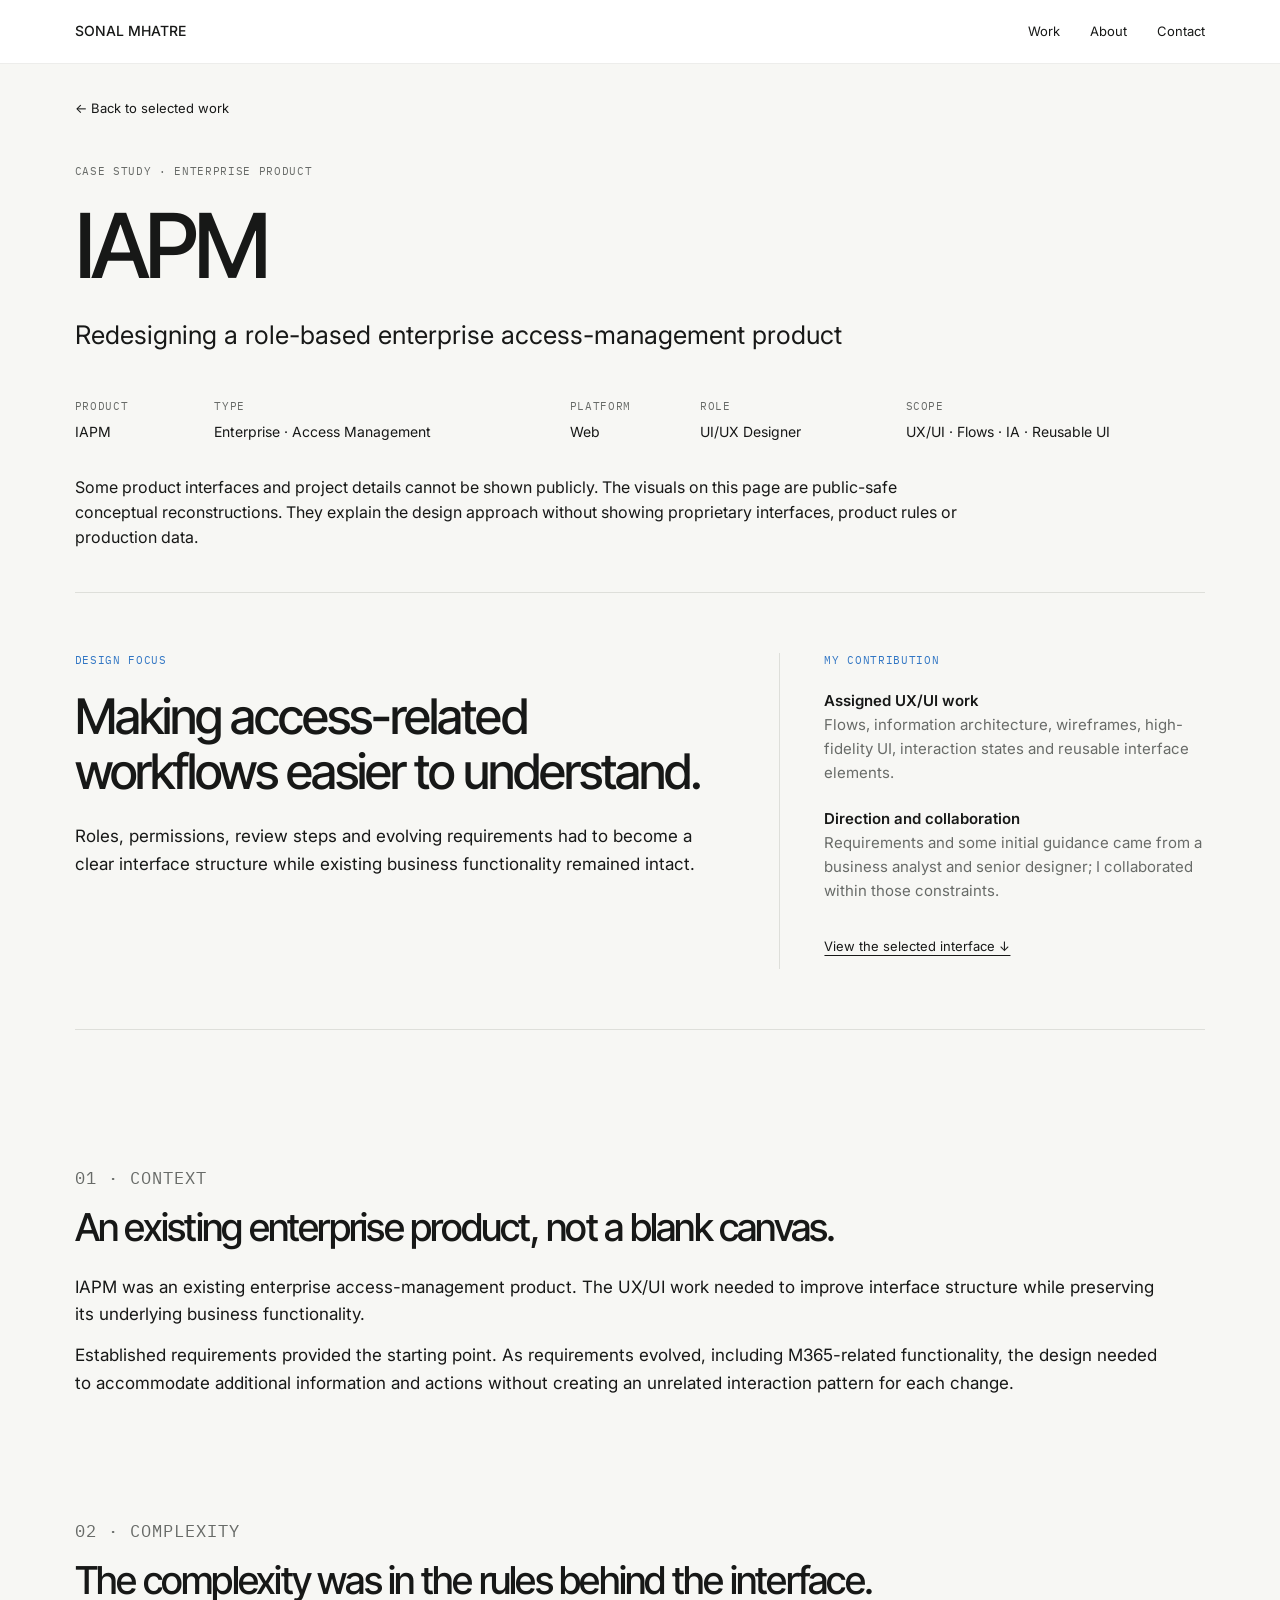
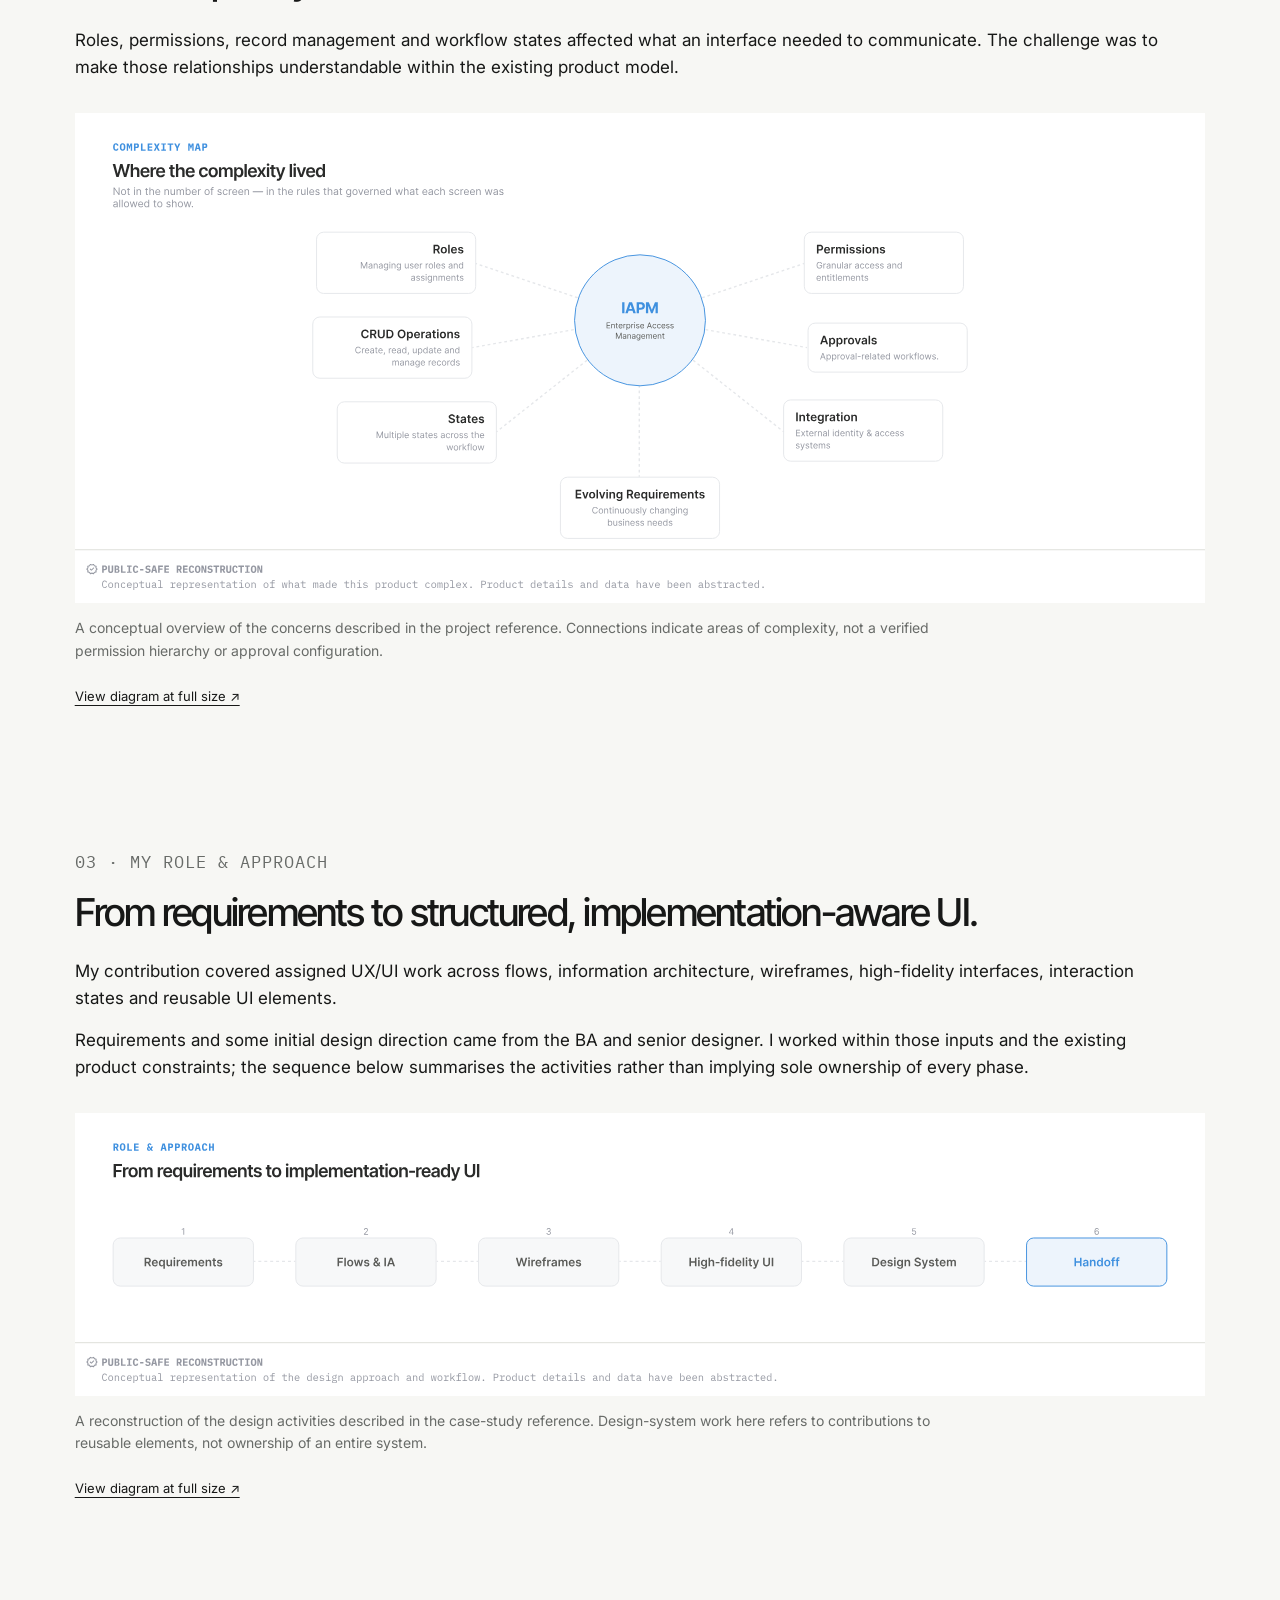
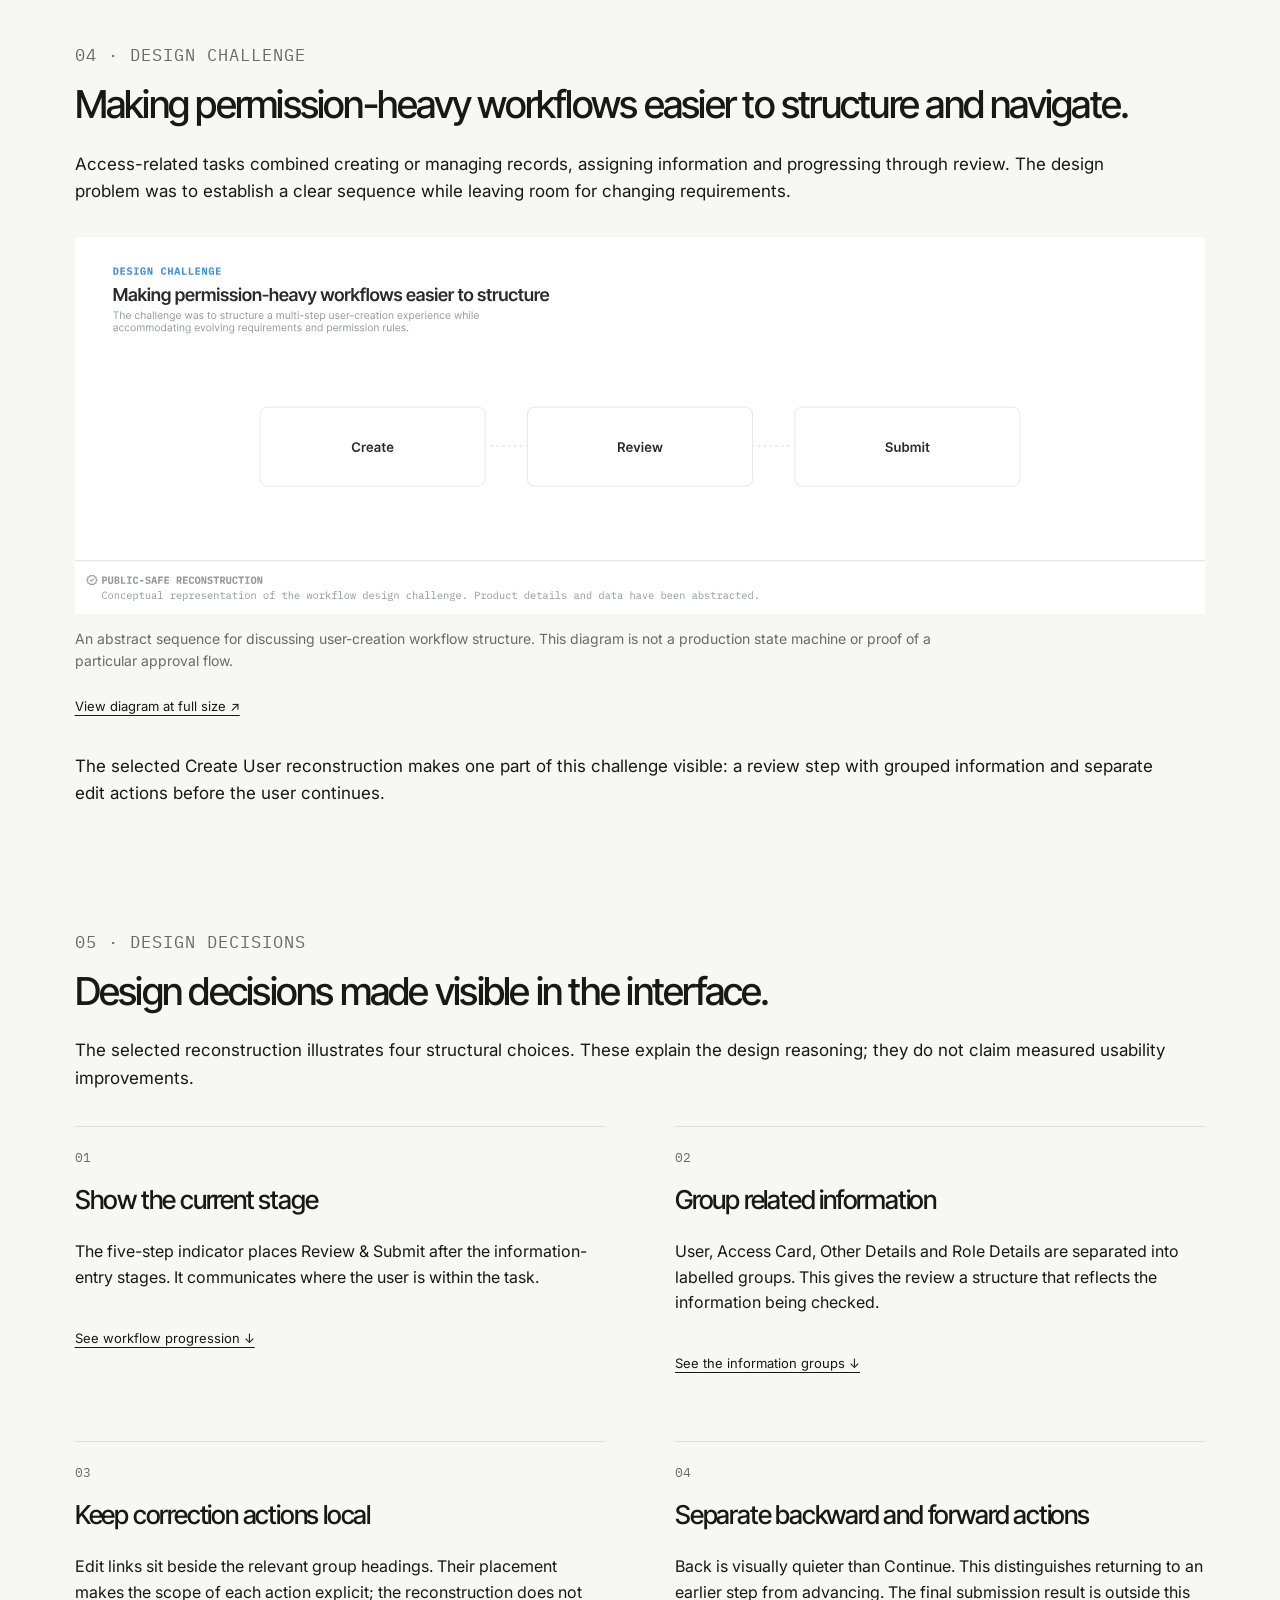
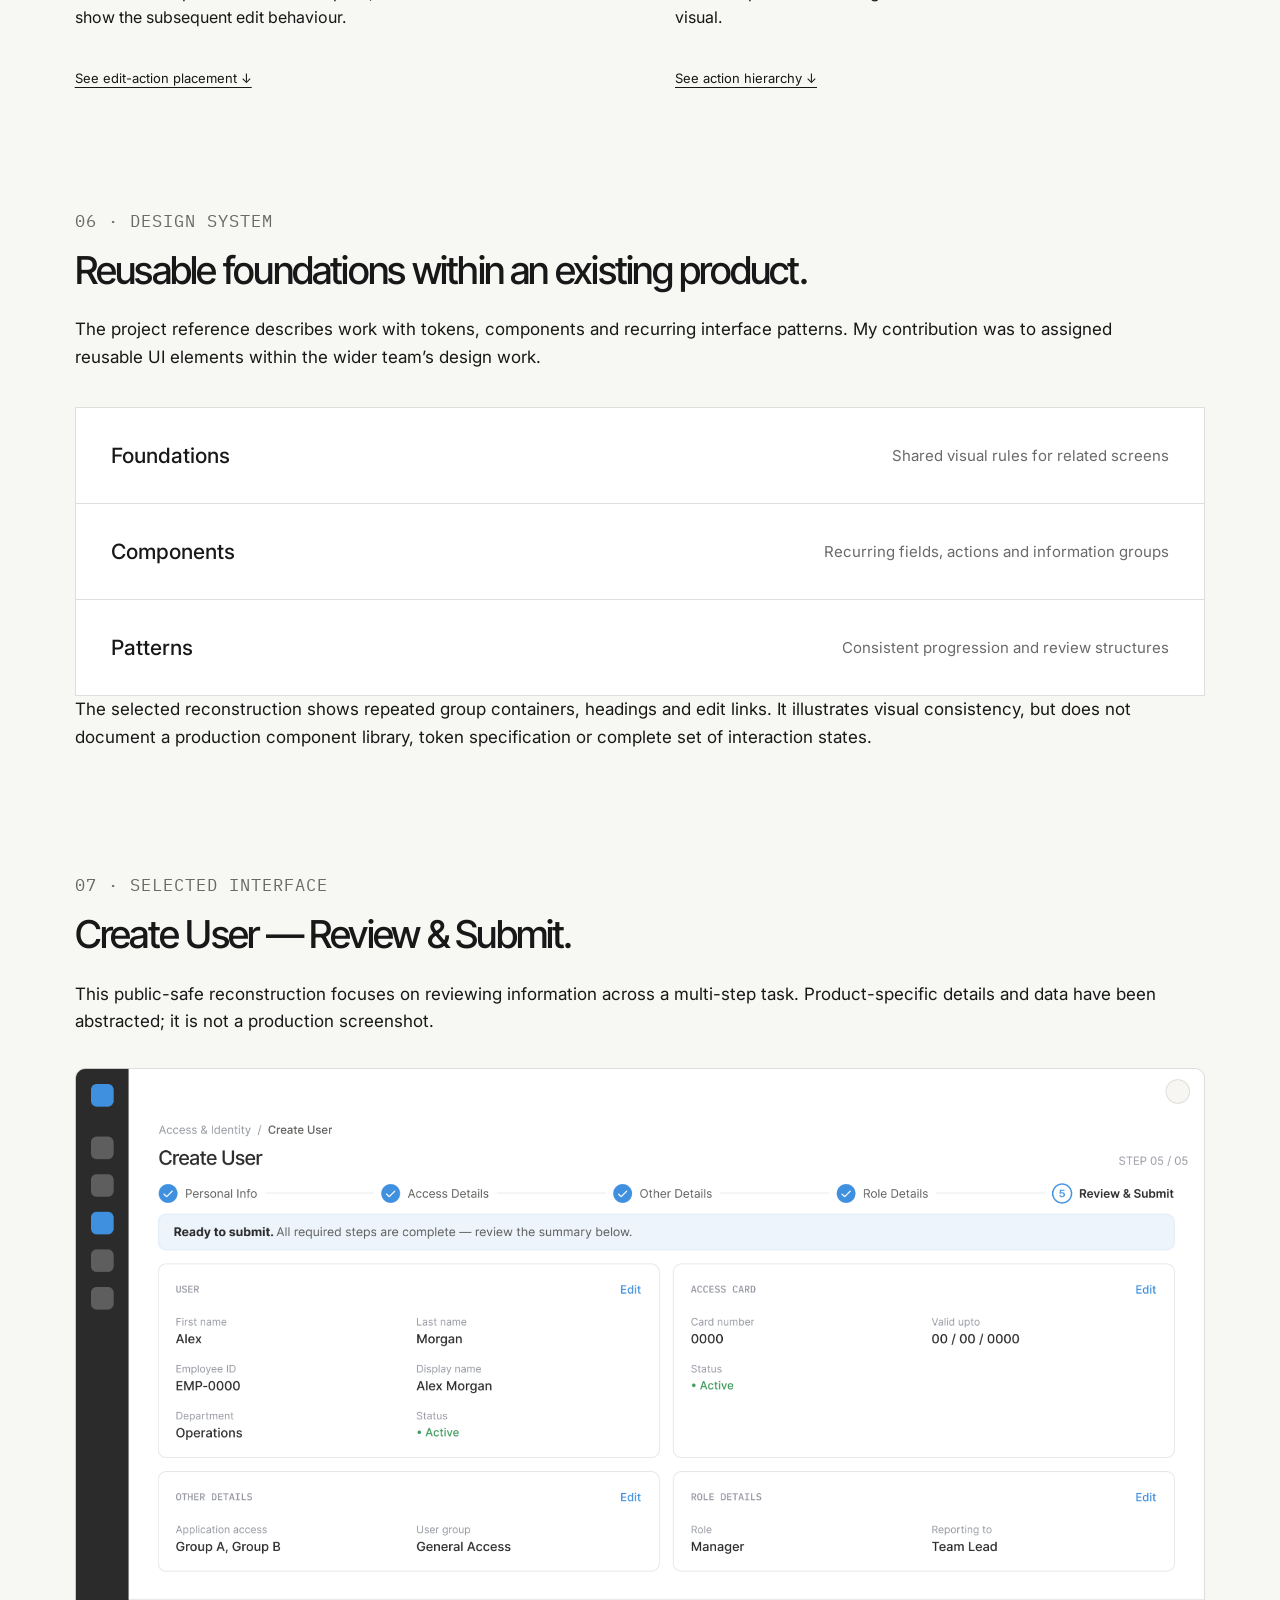
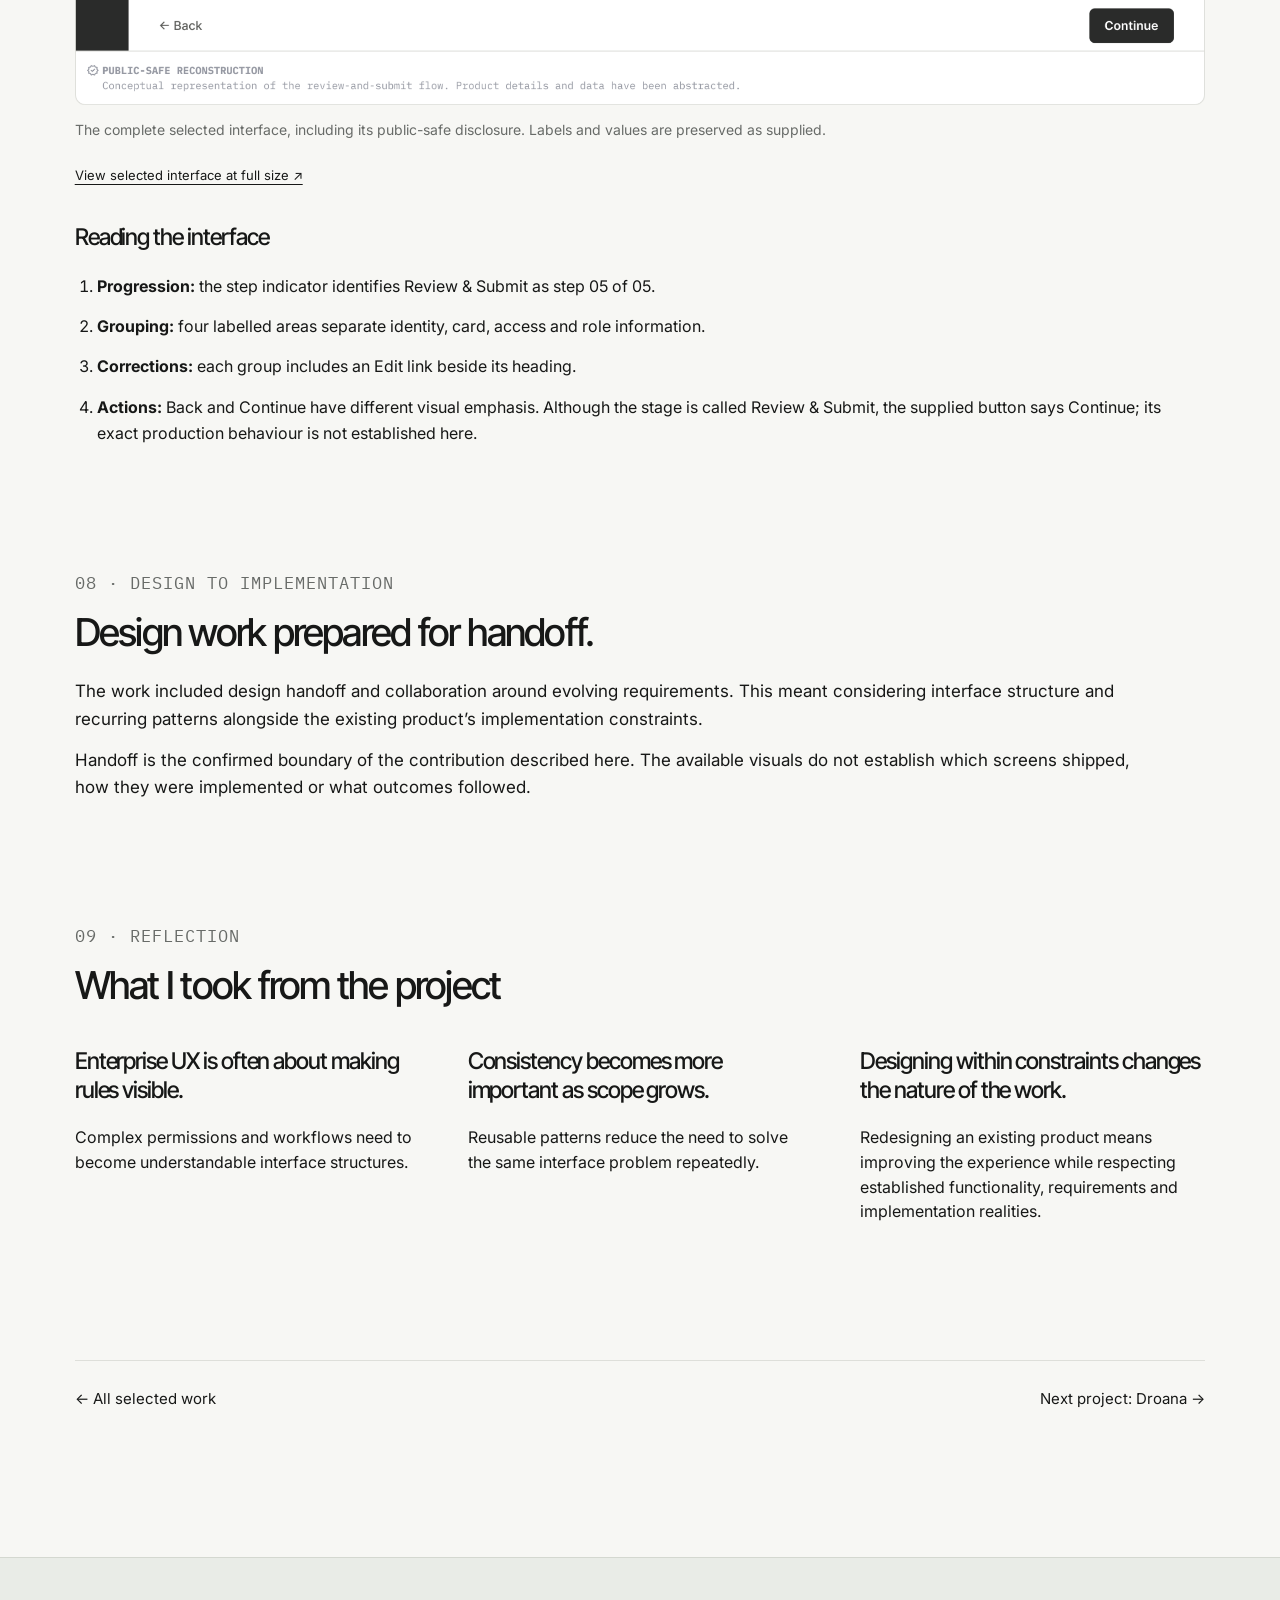
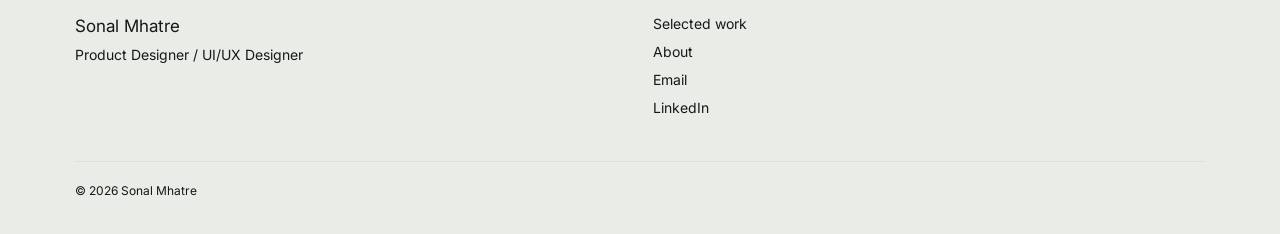
<file: iapm/index.html>
<!DOCTYPE html>

<html lang="en">
<head>
<meta charset="utf-8"/>
<meta content="width=device-width, initial-scale=1" name="viewport"/>
<meta content="#f7f7f4" name="theme-color"/>
<meta content="IAPM: requirements-driven enterprise access-management design, workflow structure, reusable patterns and design handoff. A case study by Sonal Mhatre." name="description"/>
<title>IAPM | Enterprise UX Case Study | Sonal Mhatre</title>
<link href="../css/styles.css" rel="stylesheet"/>
<link href="./iapm.css" rel="stylesheet"/>
<script defer="" src="../js/script.js"></script>
<link rel="canonical" href="https://sonalnmhatre.github.io/iapm/"/>
</head>
<body class="iapm-page">
<a class="skip-link" href="#main">Skip to main content</a>
<header class="site-header">
<div class="shell nav-shell">
<a aria-label="Sonal Mhatre — home" class="wordmark" href="../">SONAL MHATRE</a>
<button aria-controls="site-nav" aria-expanded="false" aria-label="Open navigation menu" class="menu-toggle">MENU</button>
<nav aria-label="Primary navigation" class="site-nav" id="site-nav">
<a href="../#work">Work</a>
<a href="../about/">About</a>
<a href="../#contact">Contact</a>
</nav>
</div>
</header>
<main class="case-main" id="main">
<div class="shell case-shell">
<a class="back-link" href="../#work">← Back to selected work</a>
<header class="case-header">
<p class="eyebrow">CASE STUDY · ENTERPRISE PRODUCT</p>
<h1>IAPM</h1>
<p class="case-deck">Redesigning a role-based enterprise access-management product</p>
<dl class="case-meta"><div><dt>Product</dt><dd>IAPM</dd></div><div><dt>Type</dt><dd>Enterprise · Access Management</dd></div><div><dt>Platform</dt><dd>Web</dd></div><div><dt>Role</dt><dd>UI/UX Designer</dd></div><div><dt>Scope</dt><dd>UX/UI · Flows · IA · Reusable UI</dd></div></dl>
<p class="confidential-disclosure">Some product interfaces and project details cannot be shown publicly. The visuals on this page are public-safe conceptual reconstructions. They explain the design approach without showing proprietary interfaces, product rules or production data.</p>
</header>
<div aria-label="Project design focus and contribution" class="case-focus">
<div class="case-focus-intro"><span class="case-focus-label">DESIGN FOCUS</span><h2>Making access-related workflows easier to understand.</h2><p>Roles, permissions, review steps and evolving requirements had to become a clear interface structure while existing business functionality remained intact.</p></div>
<div class="case-focus-ownership"><span class="case-focus-label">MY CONTRIBUTION</span><p><strong>Assigned UX/UI work</strong><br/>Flows, information architecture, wireframes, high-fidelity UI, interaction states and reusable interface elements.</p><p><strong>Direction and collaboration</strong><br/>Requirements and some initial guidance came from a business analyst and senior designer; I collaborated within those constraints.</p><a class="image-detail-link" href="#selected-interface">View the selected interface ↓</a></div>
</div>
<div class="case-sections">
<section class="case-section" id="context"><p class="section-marker">01 · CONTEXT</p><h2>An existing enterprise product, not a blank canvas.</h2><p>IAPM was an existing enterprise access-management product. The UX/UI work needed to improve interface structure while preserving its underlying business functionality.</p><p>Established requirements provided the starting point. As requirements evolved, including M365-related functionality, the design needed to accommodate additional information and actions without creating an unrelated interaction pattern for each change.</p></section>
<section class="case-section" id="complexity"><p class="section-marker">02 · COMPLEXITY</p><h2>The complexity was in the rules behind the interface.</h2><p>Roles, permissions, record management and workflow states affected what an interface needed to communicate. The challenge was to make those relationships understandable within the existing product model.</p><figure class="iapm-evidence"><img alt="IAPM complexity map: roles, permissions, record operations, approvals, states, integrations and evolving requirements surround the product." decoding="async" height="520" loading="lazy" src="../assets/images/iapm/IAPM_3_Complexity-Map.svg" width="1200"/><figcaption>A conceptual overview of the concerns described in the project reference. Connections indicate areas of complexity, not a verified permission hierarchy or approval configuration.</figcaption><a aria-label="View IAPM complexity map at full size" class="image-detail-link" href="../assets/images/iapm/IAPM_3_Complexity-Map.svg">View diagram at full size ↗</a></figure></section>
<section class="case-section" id="role-approach"><p class="section-marker">03 · MY ROLE &amp; APPROACH</p><h2>From requirements to structured, implementation-aware UI.</h2><p>My contribution covered assigned UX/UI work across flows, information architecture, wireframes, high-fidelity interfaces, interaction states and reusable UI elements.</p><p>Requirements and some initial design direction came from the BA and senior designer. I worked within those inputs and the existing product constraints; the sequence below summarises the activities rather than implying sole ownership of every phase.</p><figure class="iapm-evidence"><img alt="Design activity sequence: requirements, flows and information architecture, wireframes, high-fidelity UI, design system and handoff." decoding="async" height="300" loading="lazy" src="../assets/images/iapm/IAPM_4_My-Role-and-Approach.svg" width="1200"/><figcaption>A reconstruction of the design activities described in the case-study reference. Design-system work here refers to contributions to reusable elements, not ownership of an entire system.</figcaption><a aria-label="View Design activity sequence at full size" class="image-detail-link" href="../assets/images/iapm/IAPM_4_My-Role-and-Approach.svg">View diagram at full size ↗</a></figure></section>
<section class="case-section" id="design-challenge"><p class="section-marker">04 · DESIGN CHALLENGE</p><h2>Making permission-heavy workflows easier to structure and navigate.</h2><p>Access-related tasks combined creating or managing records, assigning information and progressing through review. The design problem was to establish a clear sequence while leaving room for changing requirements.</p><figure class="iapm-evidence"><img alt="Conceptual user-creation workflow: Create, Review and Submit." decoding="async" height="400" loading="lazy" src="../assets/images/iapm/IAPM_5_Design-Challenge.svg" width="1200"/><figcaption>An abstract sequence for discussing user-creation workflow structure. This diagram is not a production state machine or proof of a particular approval flow.</figcaption><a aria-label="View Conceptual workflow at full size" class="image-detail-link" href="../assets/images/iapm/IAPM_5_Design-Challenge.svg">View diagram at full size ↗</a></figure><p>The selected Create User reconstruction makes one part of this challenge visible: a review step with grouped information and separate edit actions before the user continues.</p></section>
<section class="case-section" id="decisions"><p class="section-marker">05 · DESIGN DECISIONS</p><h2>Design decisions made visible in the interface.</h2><p>The selected reconstruction illustrates four structural choices. These explain the design reasoning; they do not claim measured usability improvements.</p><div class="decision-grid"><div><span>01</span><h3>Show the current stage</h3><p>The five-step indicator places Review &amp; Submit after the information-entry stages. It communicates where the user is within the task.</p><a class="image-detail-link" href="#annotation-progression">See workflow progression ↓</a></div><div><span>02</span><h3>Group related information</h3><p>User, Access Card, Other Details and Role Details are separated into labelled groups. This gives the review a structure that reflects the information being checked.</p><a class="image-detail-link" href="#annotation-grouping">See the information groups ↓</a></div><div><span>03</span><h3>Keep correction actions local</h3><p>Edit links sit beside the relevant group headings. Their placement makes the scope of each action explicit; the reconstruction does not show the subsequent edit behaviour.</p><a class="image-detail-link" href="#annotation-editing">See edit-action placement ↓</a></div><div><span>04</span><h3>Separate backward and forward actions</h3><p>Back is visually quieter than Continue. This distinguishes returning to an earlier step from advancing. The final submission result is outside this visual.</p><a class="image-detail-link" href="#annotation-actions">See action hierarchy ↓</a></div></div></section>
<section class="case-section" id="design-system"><p class="section-marker">06 · DESIGN SYSTEM</p><h2>Reusable foundations within an existing product.</h2><p>The project reference describes work with tokens, components and recurring interface patterns. My contribution was to assigned reusable UI elements within the wider team’s design work.</p><div class="system-list"><div><b>Foundations</b><span>Shared visual rules for related screens</span></div><div><b>Components</b><span>Recurring fields, actions and information groups</span></div><div><b>Patterns</b><span>Consistent progression and review structures</span></div></div><p>The selected reconstruction shows repeated group containers, headings and edit links. It illustrates visual consistency, but does not document a production component library, token specification or complete set of interaction states.</p></section>
<section class="case-section" id="selected-interface"><p class="section-marker">07 · SELECTED INTERFACE</p><h2>Create User — Review &amp; Submit.</h2><p>This public-safe reconstruction focuses on reviewing information across a multi-step task. Product-specific details and data have been abstracted; it is not a production screenshot.</p><figure class="iapm-evidence"><img alt="Create User review screen: five-step progress indicator; User, Access Card, Other Details and Role Details groups with Edit links; Back and Continue actions." decoding="async" height="1155" loading="lazy" src="../assets/images/iapm-review-submit.png" width="2048"/><figcaption>The complete selected interface, including its public-safe disclosure. Labels and values are preserved as supplied.</figcaption><a class="image-detail-link" href="../assets/images/iapm-review-submit.png">View selected interface at full size ↗</a></figure><div class="annotations"><h3>Reading the interface</h3><ol><li id="annotation-progression"><strong>Progression:</strong> the step indicator identifies Review &amp; Submit as step 05 of 05.</li><li id="annotation-grouping"><strong>Grouping:</strong> four labelled areas separate identity, card, access and role information.</li><li id="annotation-editing"><strong>Corrections:</strong> each group includes an Edit link beside its heading.</li><li id="annotation-actions"><strong>Actions:</strong> Back and Continue have different visual emphasis. Although the stage is called Review &amp; Submit, the supplied button says Continue; its exact production behaviour is not established here.</li></ol></div></section>
<section class="case-section" id="implementation"><p class="section-marker">08 · DESIGN TO IMPLEMENTATION</p><h2>Design work prepared for handoff.</h2><p>The work included design handoff and collaboration around evolving requirements. This meant considering interface structure and recurring patterns alongside the existing product’s implementation constraints.</p><p>Handoff is the confirmed boundary of the contribution described here. The available visuals do not establish which screens shipped, how they were implemented or what outcomes followed.</p></section>
<section class="case-section" id="reflection"><p class="section-marker">09 · REFLECTION</p><h2>What I took from the project</h2><div class="reflection-grid"><div><h3>Enterprise UX is often about making rules visible.</h3><p>Complex permissions and workflows need to become understandable interface structures.</p></div><div><h3>Consistency becomes more important as scope grows.</h3><p>Reusable patterns reduce the need to solve the same interface problem repeatedly.</p></div><div><h3>Designing within constraints changes the nature of the work.</h3><p>Redesigning an existing product means improving the experience while respecting established functionality, requirements and implementation realities.</p></div></div>
</section>
</div>
<nav aria-label="Case study navigation" class="case-next"><a href="../#work">← All selected work</a><a href="../droana-classroom/">Next project: Droana →</a></nav>
</div>
</main><footer class="site-footer" id="footer">
<div class="shell footer-layout">
<div><a class="footer-name" href="../">Sonal Mhatre</a><p>Product Designer / UI/UX Designer</p></div>
<div class="footer-links"><a href="../#work">Selected work</a><a href="../about/">About</a><a aria-label="Email Sonal Mhatre" href="mailto:sonalmhatre.design@gmail.com">Email</a><a aria-label="Sonal Mhatre on LinkedIn" href="https://www.linkedin.com/in/sonalmhatre/">LinkedIn</a></div>
<p class="copyright">© 2026 Sonal Mhatre</p>
</div>
</footer>
</body></html>
</file>
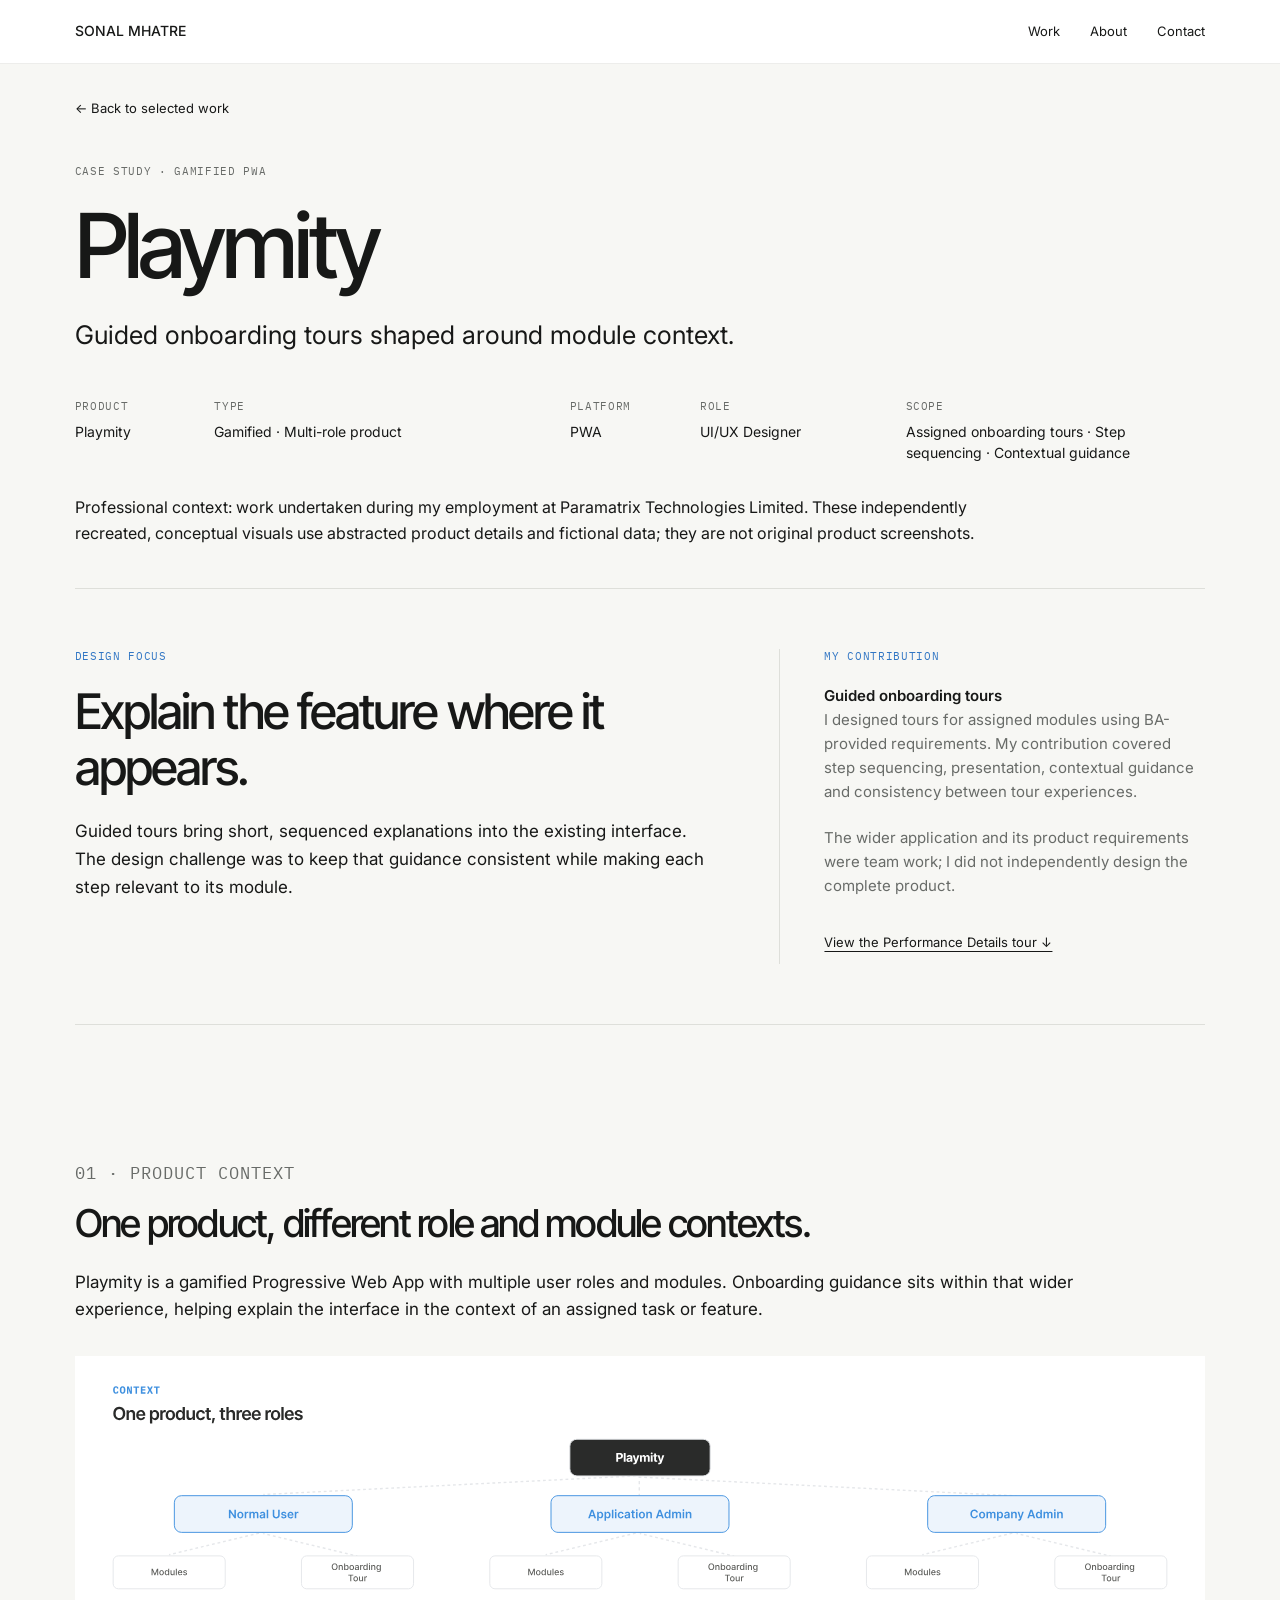
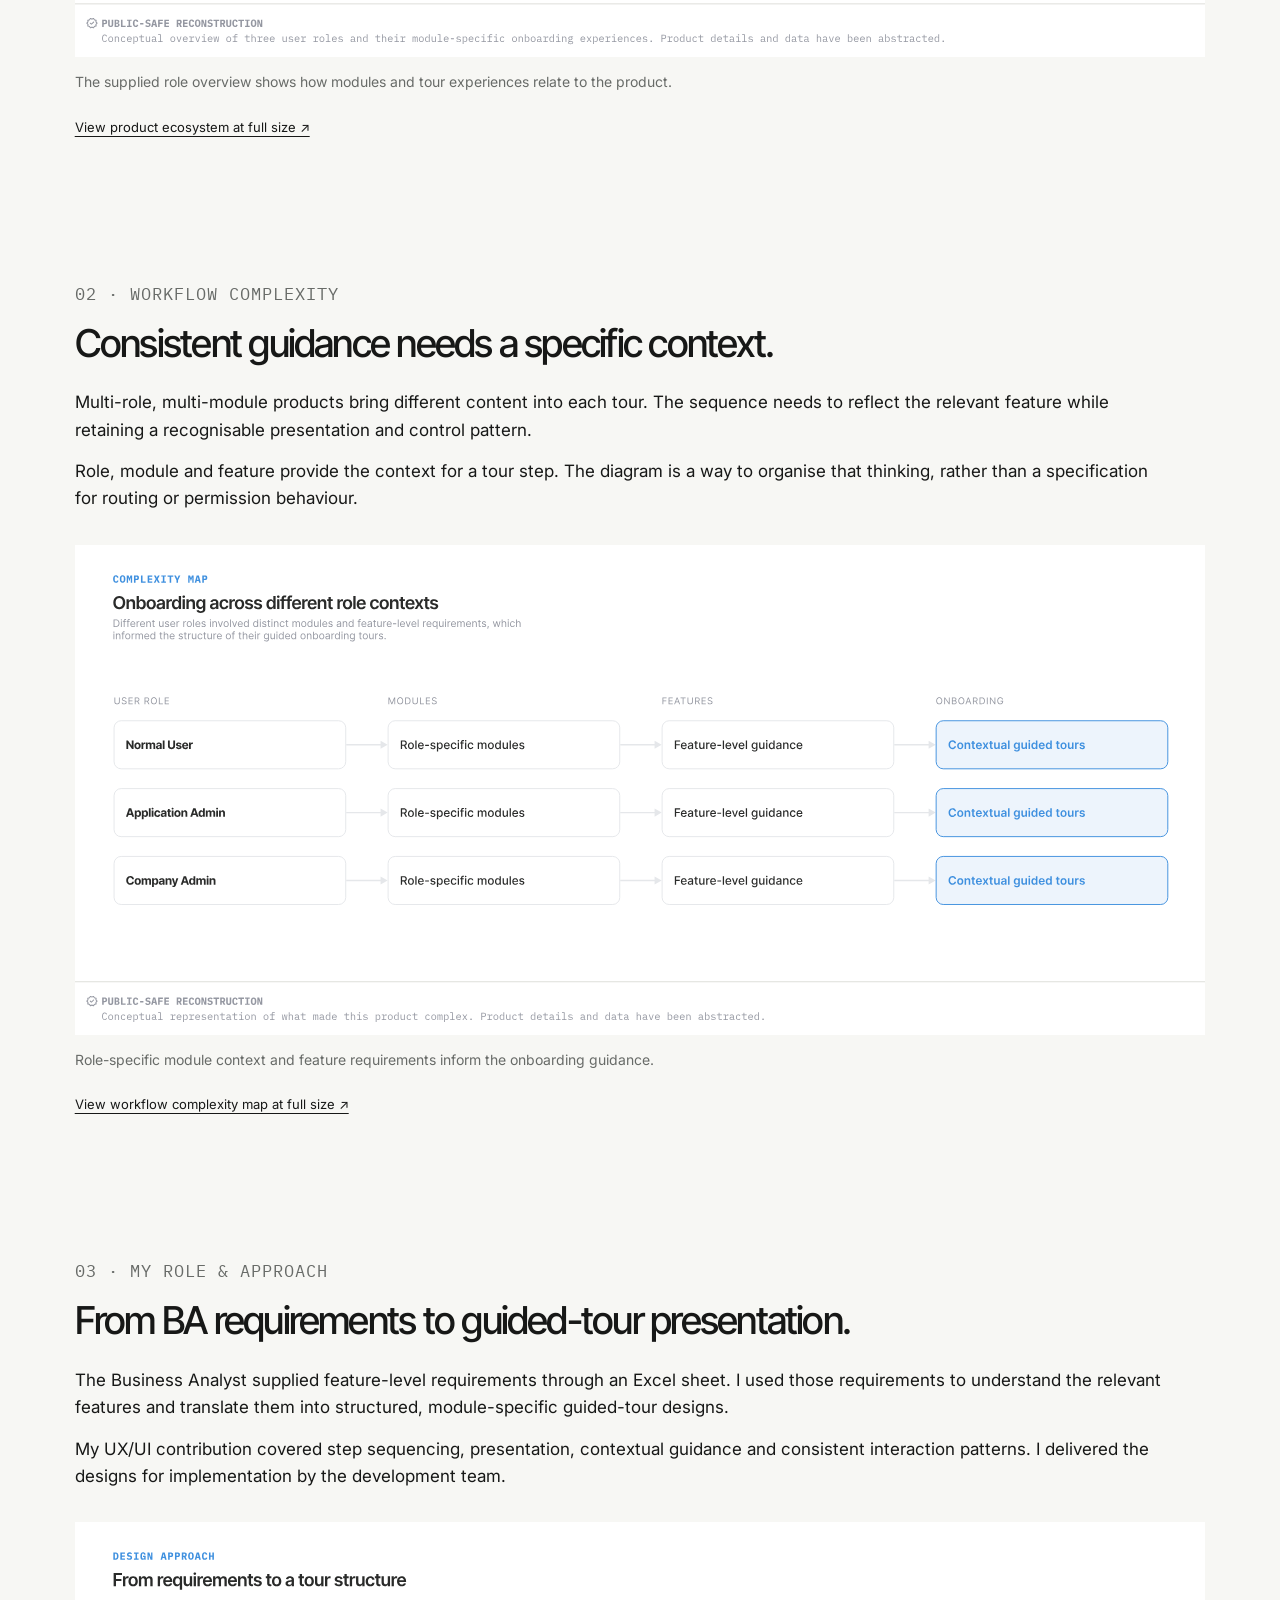
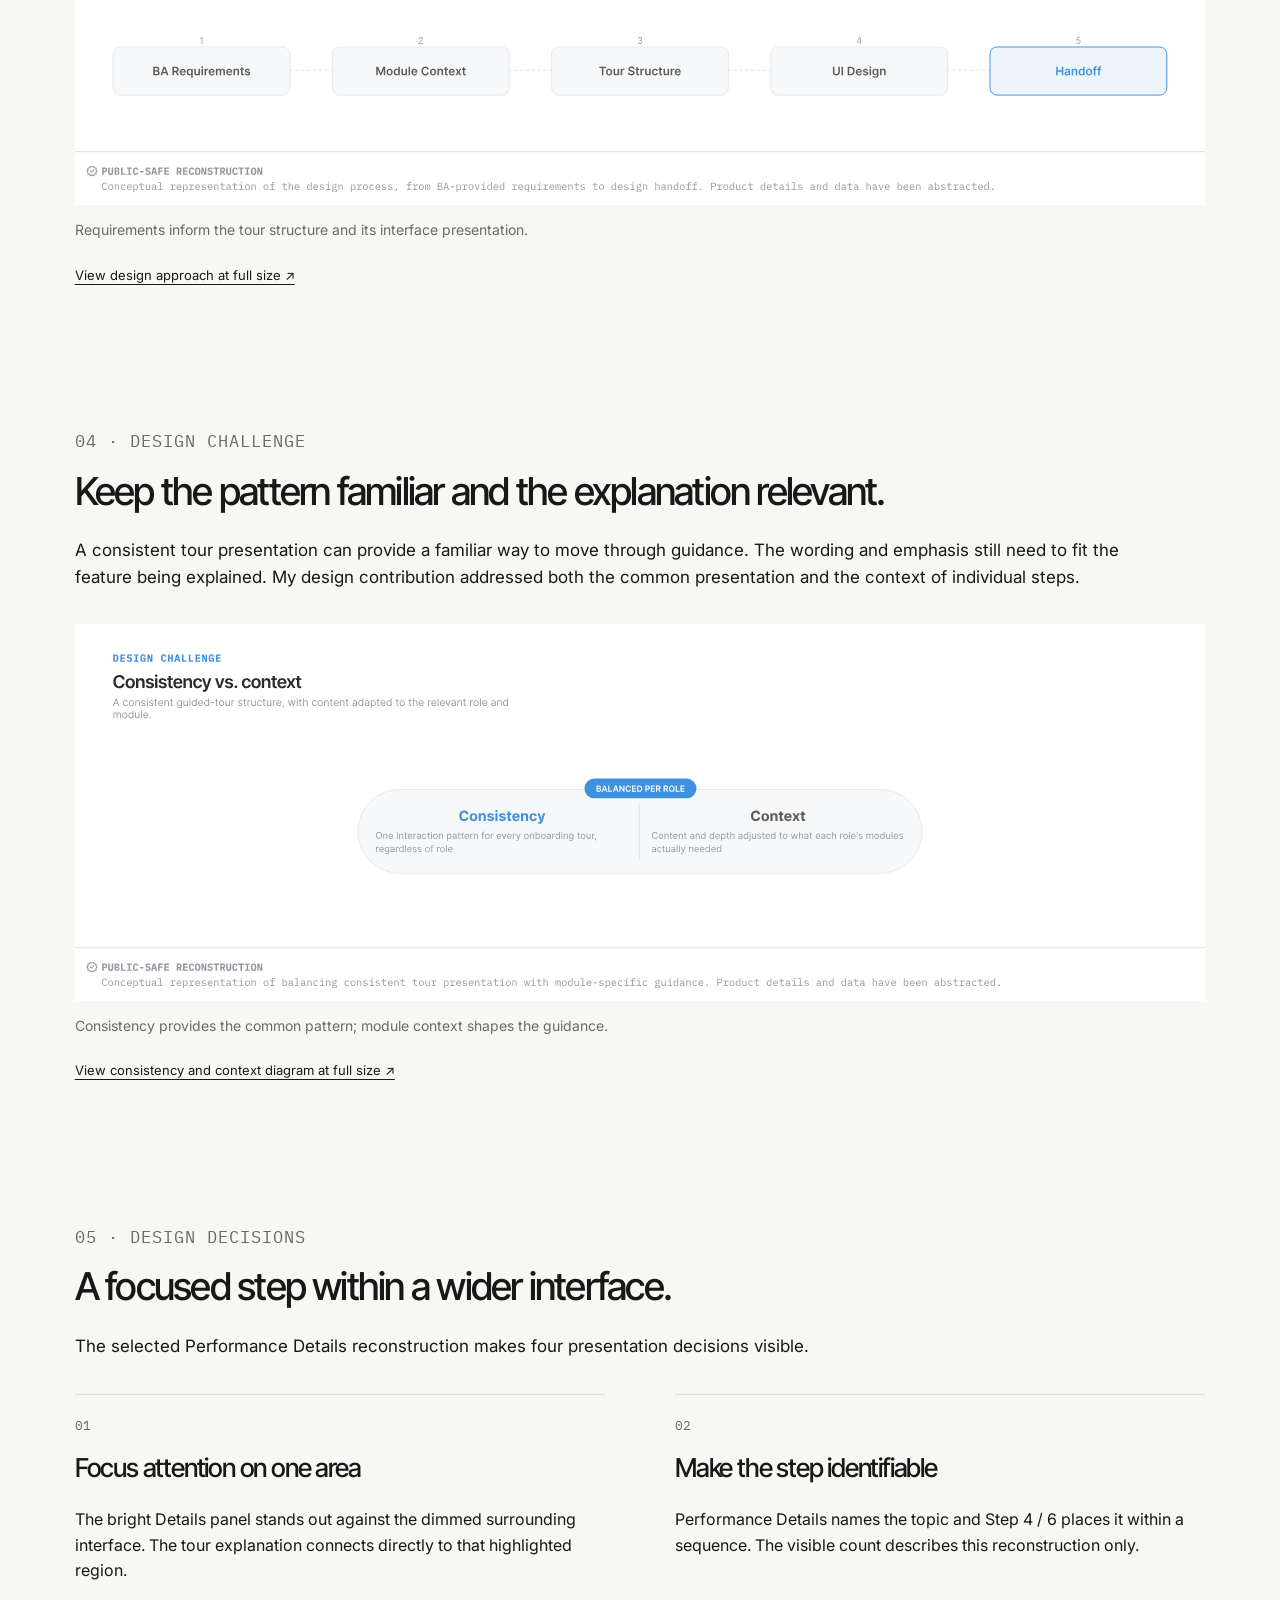
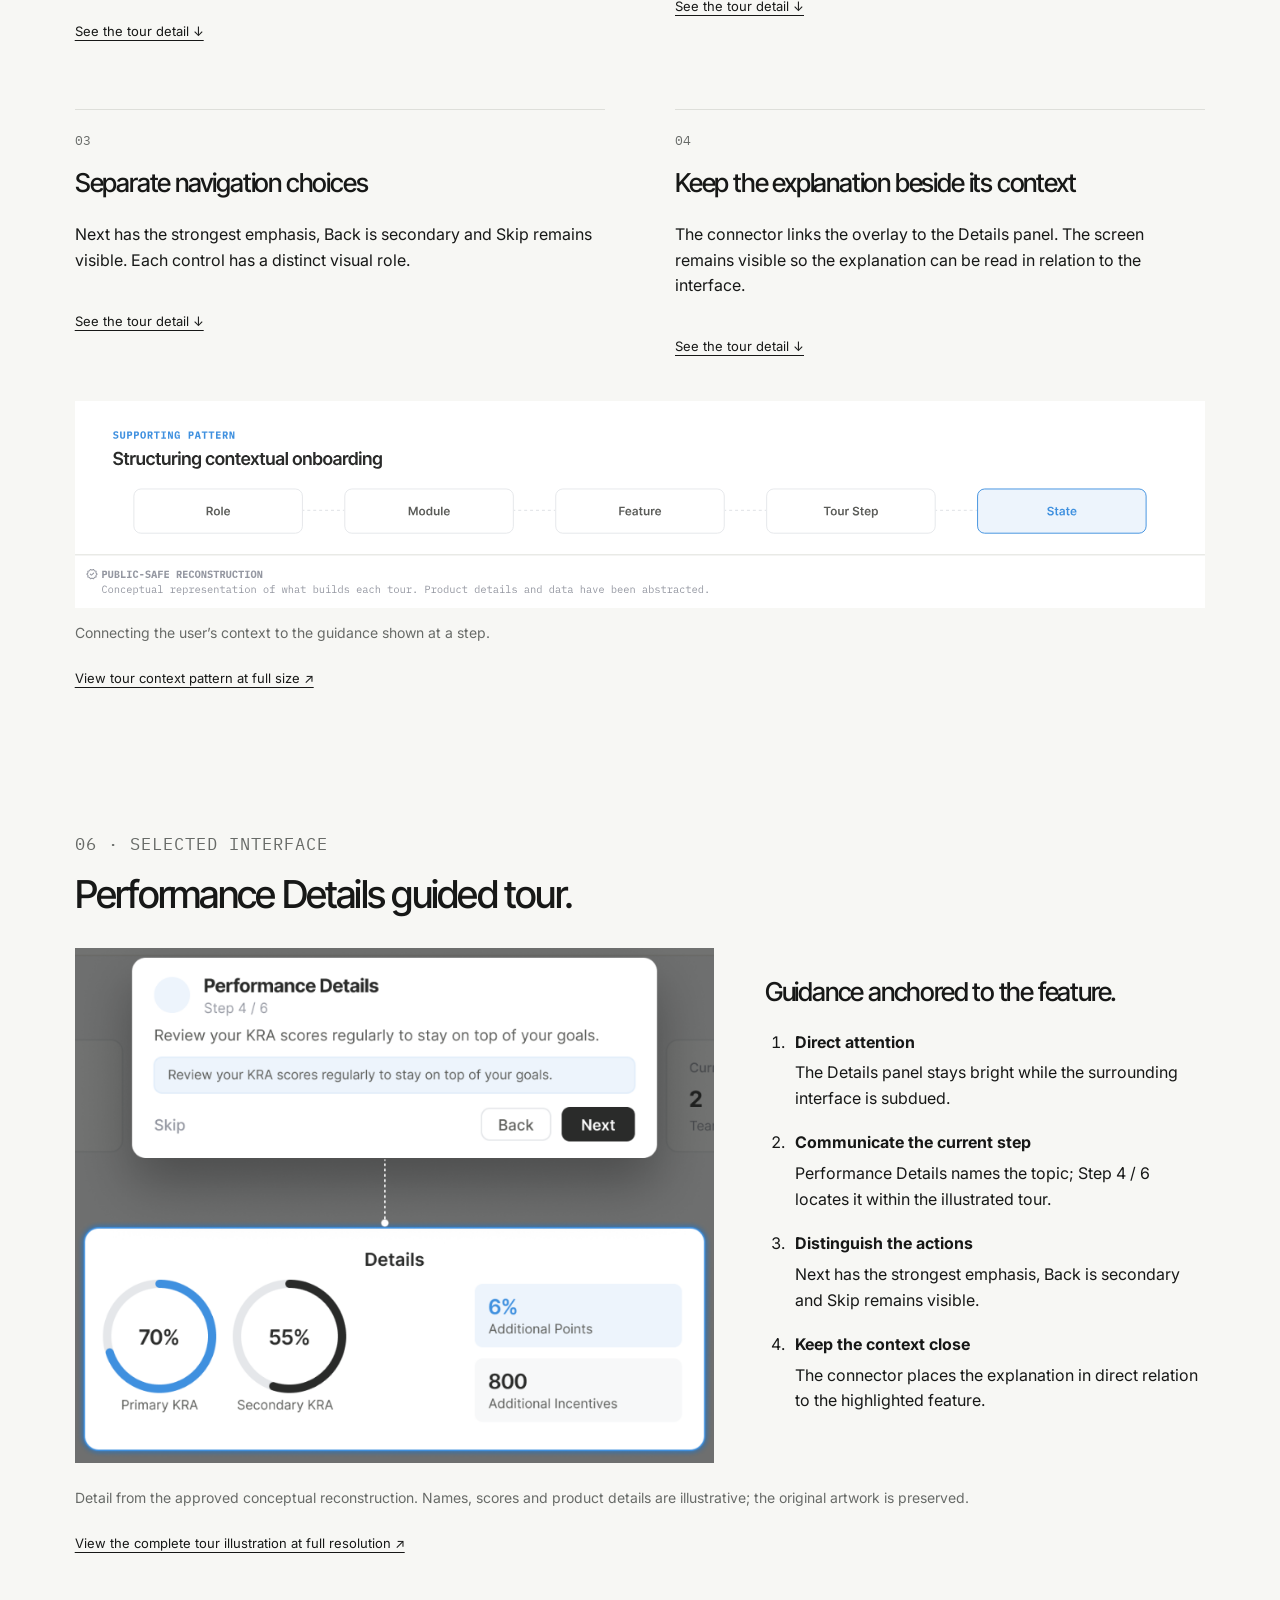
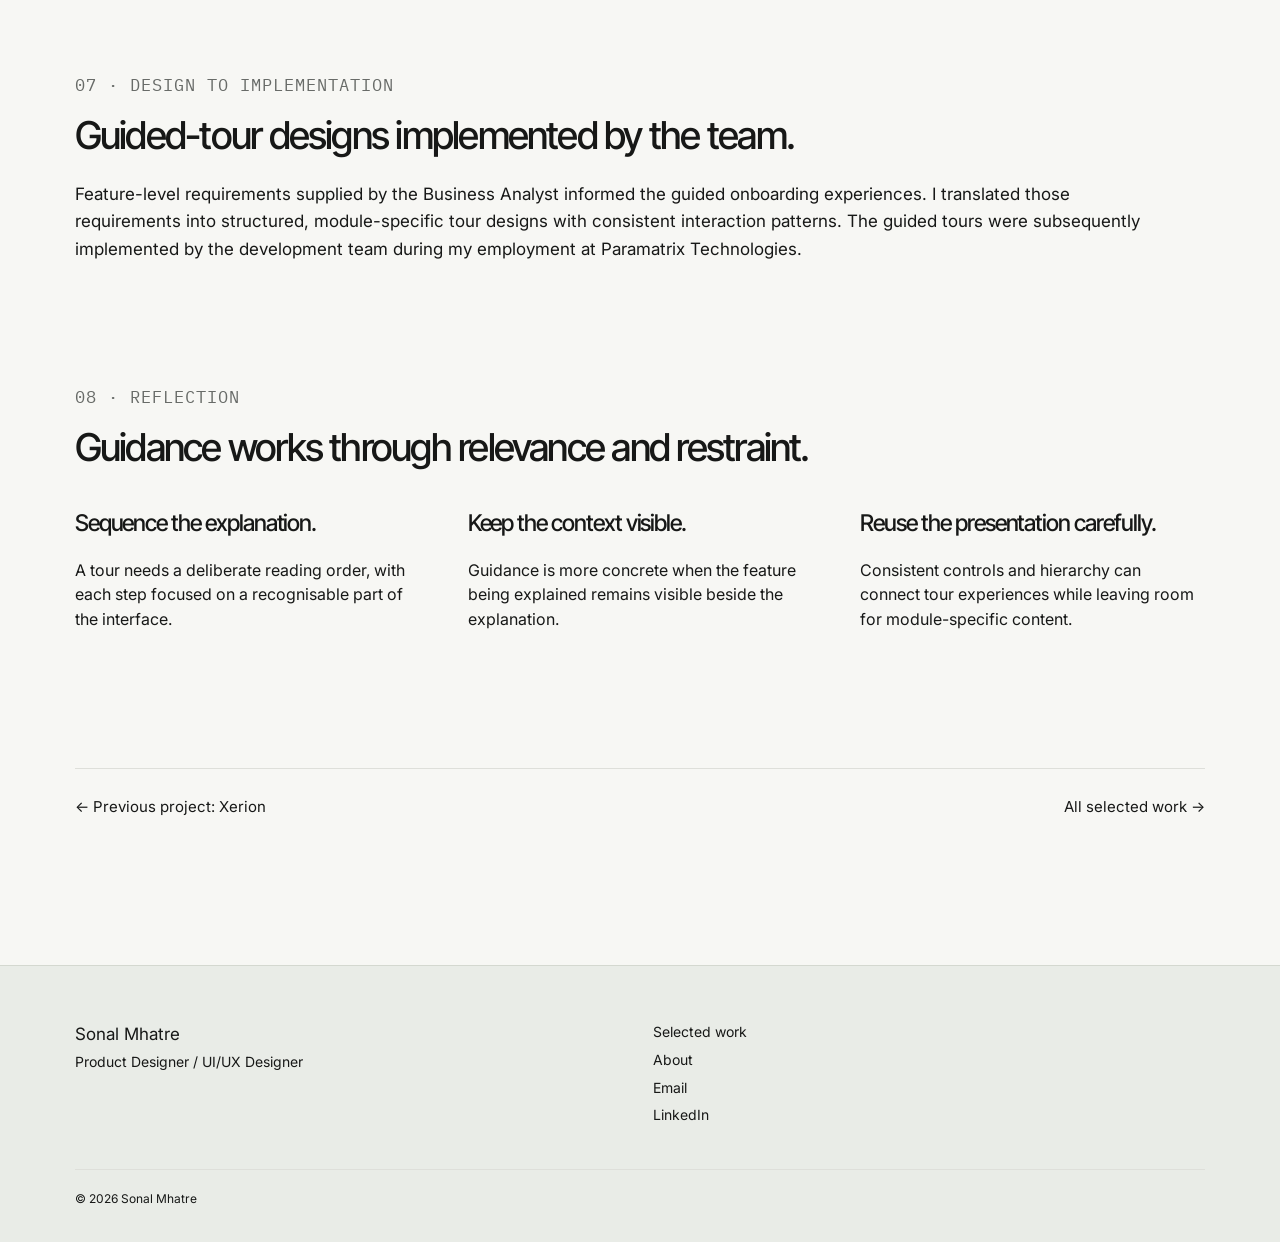
<file: playmity/index.html>
<!DOCTYPE html>

<html lang="en">
<head>
<meta charset="utf-8"/>
<meta content="width=device-width, initial-scale=1" name="viewport"/>
<meta content="#f7f7f4" name="theme-color"/>
<meta content="Playmity: guided onboarding tours across modules and user contexts in a gamified PWA. A UI/UX case study by Sonal Mhatre." name="description"/>
<title>Playmity | Guided Onboarding UX | Sonal Mhatre</title>
<link href="../css/styles.css" rel="stylesheet"/>
<link href="./playmity.css" rel="stylesheet"/>
<script defer="" src="../js/script.js"></script>
<link rel="canonical" href="https://sonalnmhatre.github.io/playmity/"/>
</head>
<body class="playmity-page">
<a class="skip-link" href="#main">Skip to main content</a>
<header class="site-header">
<div class="shell nav-shell">
<a aria-label="Sonal Mhatre — home" class="wordmark" href="../">SONAL MHATRE</a>
<button aria-controls="site-nav" aria-expanded="false" aria-label="Open navigation menu" class="menu-toggle">MENU</button>
<nav aria-label="Primary navigation" class="site-nav" id="site-nav">
<a href="../#work">Work</a>
<a href="../about/">About</a>
<a href="../#contact">Contact</a>
</nav>
</div>
</header>
<main class="case-main" id="main"><div class="shell case-shell"><a class="back-link" href="../#work">← Back to selected work</a>
<header class="case-header"><p class="eyebrow">CASE STUDY · GAMIFIED PWA</p><h1>Playmity</h1><p class="case-deck">Guided onboarding tours shaped around module context.</p>
<dl class="case-meta"><div><dt>Product</dt><dd>Playmity</dd></div><div><dt>Type</dt><dd>Gamified · Multi-role product</dd></div><div><dt>Platform</dt><dd>PWA</dd></div><div><dt>Role</dt><dd>UI/UX Designer</dd></div><div><dt>Scope</dt><dd>Assigned onboarding tours · Step sequencing · Contextual guidance</dd></div></dl>
<p class="confidential-disclosure">Professional context: work undertaken during my employment at Paramatrix Technologies Limited. These independently recreated, conceptual visuals use abstracted product details and fictional data; they are not original product screenshots.</p></header>
<div class="case-focus" aria-label="Project design focus and contribution"><div class="case-focus-intro"><span class="case-focus-label">DESIGN FOCUS</span><h2>Explain the feature where it appears.</h2><p>Guided tours bring short, sequenced explanations into the existing interface. The design challenge was to keep that guidance consistent while making each step relevant to its module.</p></div><div class="case-focus-ownership"><span class="case-focus-label">MY CONTRIBUTION</span><p><strong>Guided onboarding tours</strong><br/>I designed tours for assigned modules using BA-provided requirements. My contribution covered step sequencing, presentation, contextual guidance and consistency between tour experiences.</p><p>The wider application and its product requirements were team work; I did not independently design the complete product.</p><a class="image-detail-link" href="#selected-interface">View the Performance Details tour ↓</a></div></div><div class="case-sections"><section class="case-section" id="context"><p class="section-marker">01 · PRODUCT CONTEXT</p><h2>One product, different role and module contexts.</h2><p>Playmity is a gamified Progressive Web App with multiple user roles and modules. Onboarding guidance sits within that wider experience, helping explain the interface in the context of an assigned task or feature.</p><figure class="playmity-evidence"><img src="../assets/images/playmity/Playmity_2_Product_Ecosystem.svg" width="1200" height="320" alt="Conceptual Playmity ecosystem: Normal User, Application Admin and Company Admin, each connected to modules and onboarding tours." loading="lazy" decoding="async"/><figcaption>The supplied role overview shows how modules and tour experiences relate to the product.</figcaption><a class="image-detail-link" href="../assets/images/playmity/Playmity_2_Product_Ecosystem.svg" aria-label="View product ecosystem at full size">View product ecosystem at full size ↗</a></figure></section>
<section class="case-section" id="complexity"><p class="section-marker">02 · WORKFLOW COMPLEXITY</p><h2>Consistent guidance needs a specific context.</h2><p>Multi-role, multi-module products bring different content into each tour. The sequence needs to reflect the relevant feature while retaining a recognisable presentation and control pattern.</p><p>Role, module and feature provide the context for a tour step. The diagram is a way to organise that thinking, rather than a specification for routing or permission behaviour.</p><figure class="playmity-evidence"><img src="../assets/images/playmity/Playmity_3_Complexity_Map.svg" width="1200" height="520" alt="Three-row conceptual map: Normal User, Application Admin and Company Admin each connect to role-specific modules, feature-level guidance and contextual guided tours." loading="lazy" decoding="async"/><figcaption>Role-specific module context and feature requirements inform the onboarding guidance.</figcaption><a class="image-detail-link" href="../assets/images/playmity/Playmity_3_Complexity_Map.svg">View workflow complexity map at full size ↗</a></figure></section>
<section class="case-section" id="contribution"><p class="section-marker">03 · MY ROLE &amp; APPROACH</p><h2>From BA requirements to guided-tour presentation.</h2><p>The Business Analyst supplied feature-level requirements through an Excel sheet. I used those requirements to understand the relevant features and translate them into structured, module-specific guided-tour designs.</p><p>My UX/UI contribution covered step sequencing, presentation, contextual guidance and consistent interaction patterns. I delivered the designs for implementation by the development team.</p><figure class="playmity-evidence"><img src="../assets/images/playmity/Playmity_4_Design_Approach.svg" width="1200" height="300" alt="Design activity sequence: BA Requirements, Module Context, Tour Structure, UI Design and Handoff." loading="lazy" decoding="async"/><figcaption>Requirements inform the tour structure and its interface presentation.</figcaption><a class="image-detail-link" href="../assets/images/playmity/Playmity_4_Design_Approach.svg" aria-label="View design approach at full size">View design approach at full size ↗</a></figure></section>
<section class="case-section" id="challenge"><p class="section-marker">04 · DESIGN CHALLENGE</p><h2>Keep the pattern familiar and the explanation relevant.</h2><p>A consistent tour presentation can provide a familiar way to move through guidance. The wording and emphasis still need to fit the feature being explained. My design contribution addressed both the common presentation and the context of individual steps.</p><figure class="playmity-evidence"><img src="../assets/images/playmity/Playmity_5_Consistency_Context.svg" width="1200" height="400" alt="Conceptual balance between consistent tour presentation and contextual guidance informed by module requirements." loading="lazy" decoding="async"/><figcaption>Consistency provides the common pattern; module context shapes the guidance.</figcaption><a class="image-detail-link" href="../assets/images/playmity/Playmity_5_Consistency_Context.svg" aria-label="View consistency and context diagram at full size">View consistency and context diagram at full size ↗</a></figure></section>
<section class="case-section" id="decisions"><p class="section-marker">05 · DESIGN DECISIONS</p><h2>A focused step within a wider interface.</h2><p>The selected Performance Details reconstruction makes four presentation decisions visible.</p><div class="decision-grid"><div><span>01</span><h3>Focus attention on one area</h3><p>The bright Details panel stands out against the dimmed surrounding interface. The tour explanation connects directly to that highlighted region.</p><a class="image-detail-link" href="#tour-focus">See the tour detail ↓</a></div><div><span>02</span><h3>Make the step identifiable</h3><p>Performance Details names the topic and Step 4 / 6 places it within a sequence. The visible count describes this reconstruction only.</p><a class="image-detail-link" href="#tour-progress">See the tour detail ↓</a></div><div><span>03</span><h3>Separate navigation choices</h3><p>Next has the strongest emphasis, Back is secondary and Skip remains visible. Each control has a distinct visual role.</p><a class="image-detail-link" href="#tour-controls">See the tour detail ↓</a></div><div><span>04</span><h3>Keep the explanation beside its context</h3><p>The connector links the overlay to the Details panel. The screen remains visible so the explanation can be read in relation to the interface.</p><a class="image-detail-link" href="#tour-context">See the tour detail ↓</a></div></div><figure class="playmity-evidence"><img src="../assets/images/playmity/Playmity_6_Role_Module_Tour.svg" width="1200" height="220" alt="Conceptual relationship: Role, Module, Feature, Tour Step and State." loading="lazy" decoding="async"/><figcaption>Connecting the user’s context to the guidance shown at a step.</figcaption><a class="image-detail-link" href="../assets/images/playmity/Playmity_6_Role_Module_Tour.svg" aria-label="View tour context pattern at full size">View tour context pattern at full size ↗</a></figure></section>
<section class="case-section" id="selected-interface"><p class="section-marker">06 · SELECTED INTERFACE</p><h2>Performance Details guided tour.</h2><figure class="playmity-tour-detail"><div class="playmity-detail-layout"><a class="playmity-detail-image" href="../assets/images/playmity-performance-tour.png" aria-label="View the complete Performance Details guided-tour illustration at full resolution"><img src="../assets/images/playmity/performance-tour-detail.png" width="788" height="635" alt="Performance Details tour detail: Step 4 of 6, Back, Next and Skip controls, with a connector to the highlighted KRA Details panel." loading="lazy" decoding="async"/></a><div class="playmity-detail-notes"><h3>Guidance anchored to the feature.</h3><ol><li id="tour-focus"><strong>Direct attention</strong><p>The Details panel stays bright while the surrounding interface is subdued.</p></li><li id="tour-progress"><strong>Communicate the current step</strong><p>Performance Details names the topic; Step 4 / 6 locates it within the illustrated tour.</p></li><li id="tour-controls"><strong>Distinguish the actions</strong><p>Next has the strongest emphasis, Back is secondary and Skip remains visible.</p></li><li id="tour-context"><strong>Keep the context close</strong><p>The connector places the explanation in direct relation to the highlighted feature.</p></li></ol></div></div><figcaption>Detail from the approved conceptual reconstruction. Names, scores and product details are illustrative; the original artwork is preserved.</figcaption><a class="image-detail-link" href="../assets/images/playmity-performance-tour.png">View the complete tour illustration at full resolution ↗</a></figure></section>
<section class="case-section" id="implementation"><p class="section-marker">07 · DESIGN TO IMPLEMENTATION</p><h2>Guided-tour designs implemented by the team.</h2><p>Feature-level requirements supplied by the Business Analyst informed the guided onboarding experiences. I translated those requirements into structured, module-specific tour designs with consistent interaction patterns. The guided tours were subsequently implemented by the development team during my employment at Paramatrix Technologies.</p></section>
<section class="case-section" id="reflection"><p class="section-marker">08 · REFLECTION</p><h2>Guidance works through relevance and restraint.</h2><div class="reflection-grid"><div><h3>Sequence the explanation.</h3><p>A tour needs a deliberate reading order, with each step focused on a recognisable part of the interface.</p></div><div><h3>Keep the context visible.</h3><p>Guidance is more concrete when the feature being explained remains visible beside the explanation.</p></div><div><h3>Reuse the presentation carefully.</h3><p>Consistent controls and hierarchy can connect tour experiences while leaving room for module-specific content.</p></div></div></section></div><nav class="case-next" aria-label="Case study navigation"><a href="../xerion-hrms/">← Previous project: Xerion</a><a href="../#work">All selected work →</a></nav></div></main><footer class="site-footer" id="footer">
<div class="shell footer-layout">
<div><a class="footer-name" href="../">Sonal Mhatre</a><p>Product Designer / UI/UX Designer</p></div>
<div class="footer-links"><a href="../#work">Selected work</a><a href="../about/">About</a><a href="mailto:sonalmhatre.design@gmail.com" aria-label="Email Sonal Mhatre">Email</a><a href="https://www.linkedin.com/in/sonalmhatre/" aria-label="Sonal Mhatre on LinkedIn">LinkedIn</a></div>
<p class="copyright">© 2026 Sonal Mhatre</p>
</div>
</footer>
</body></html>
</file>
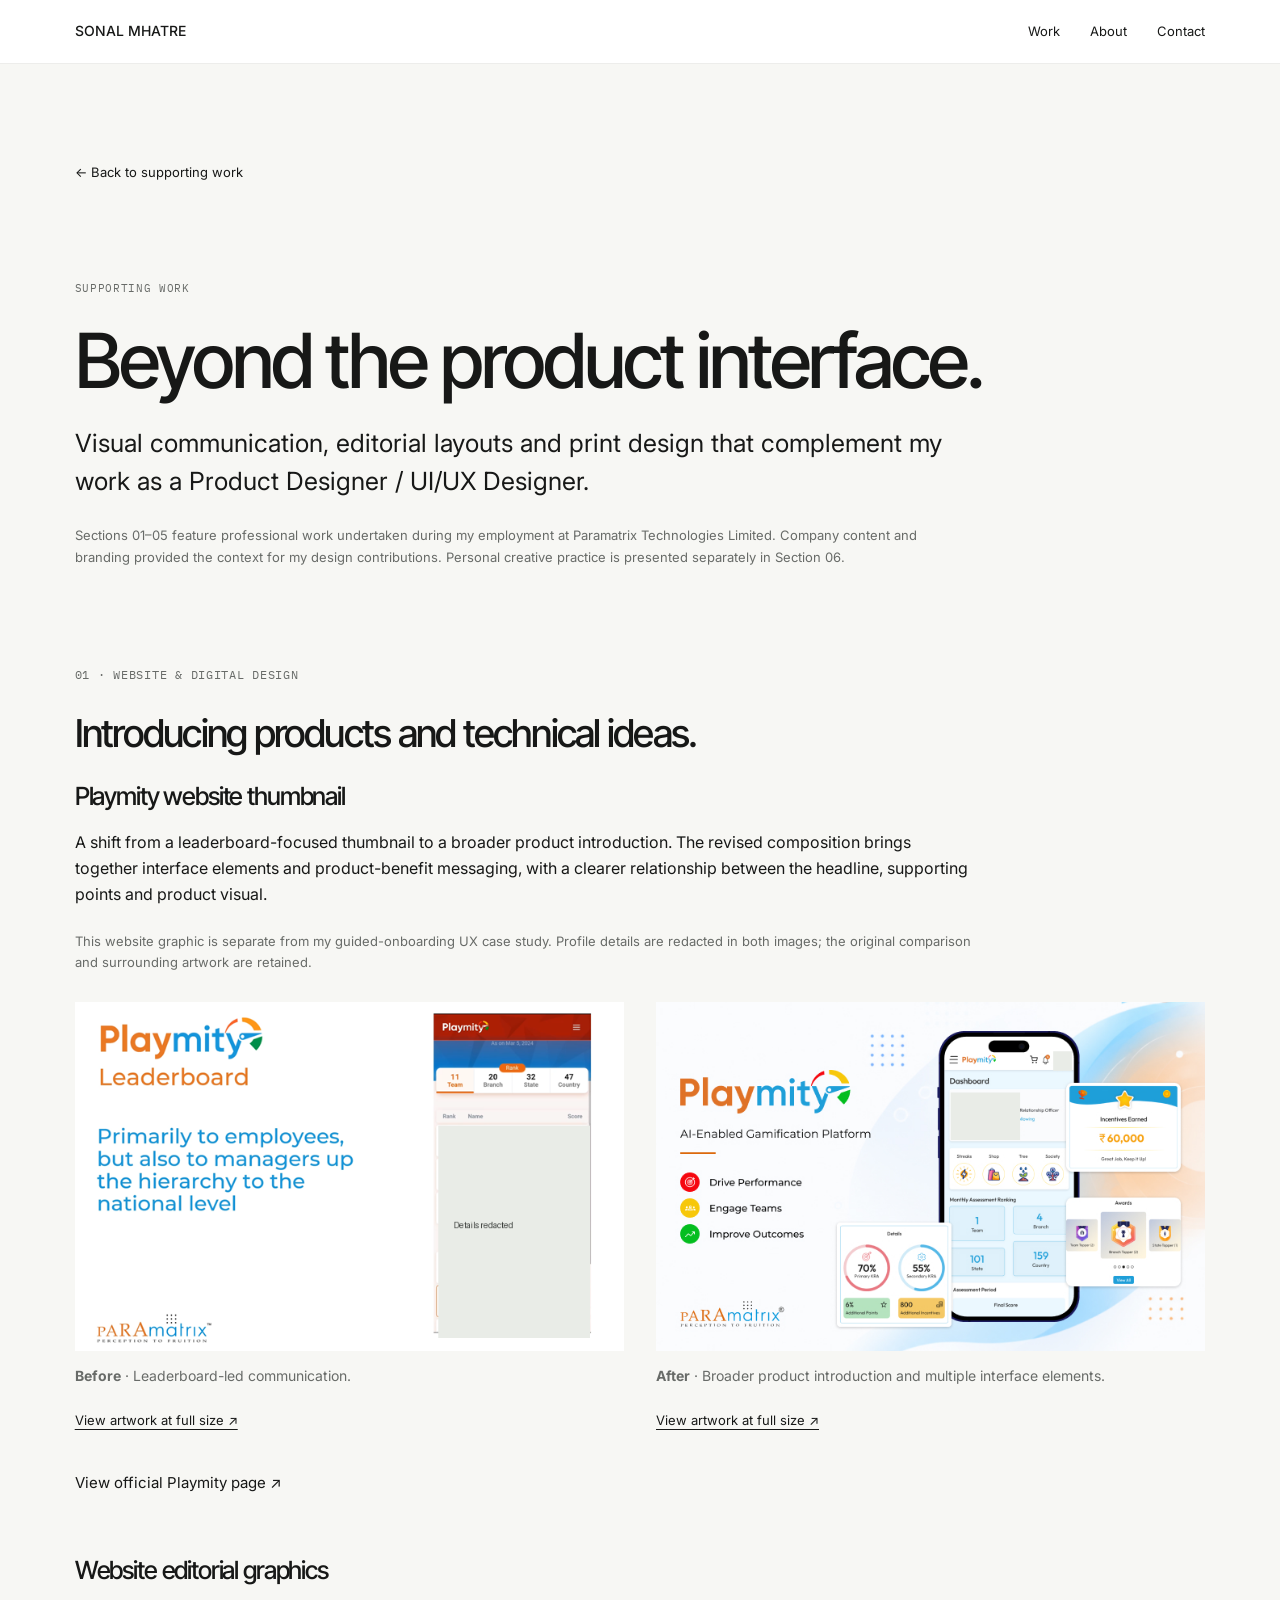
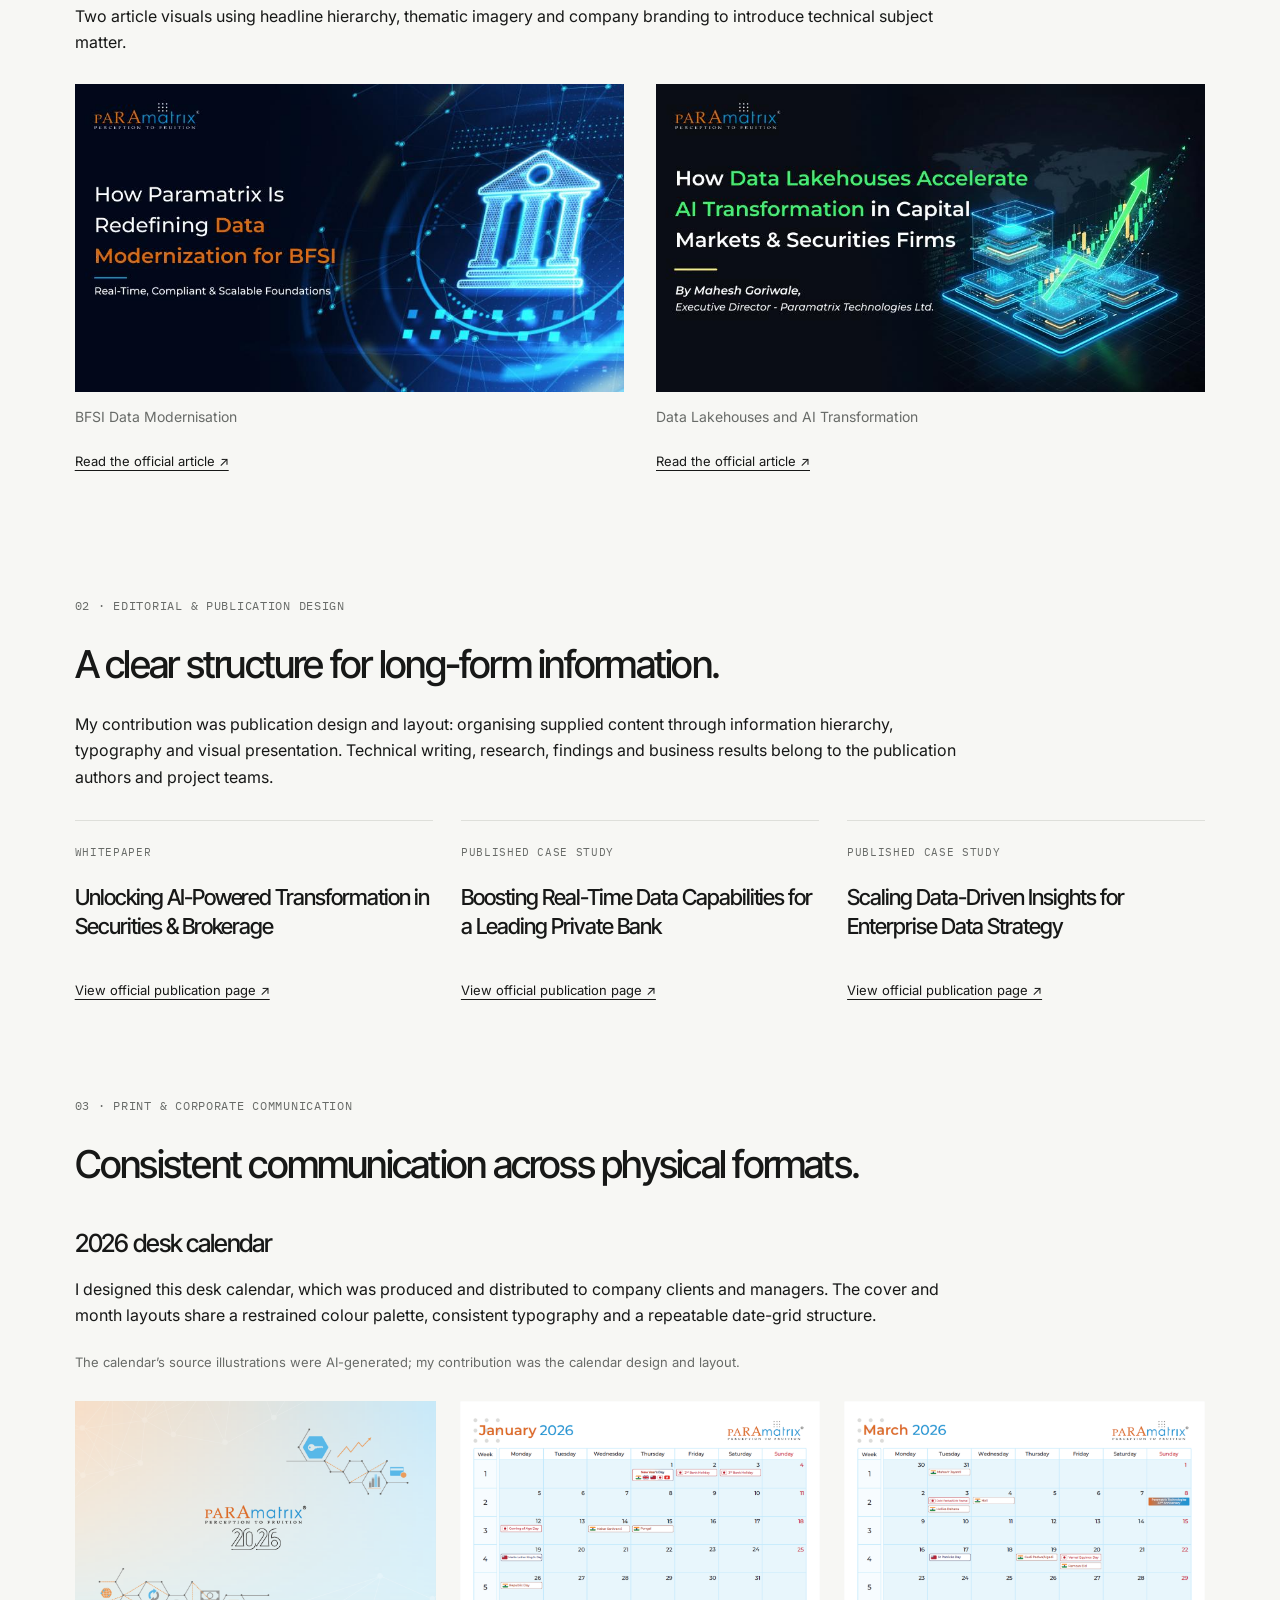
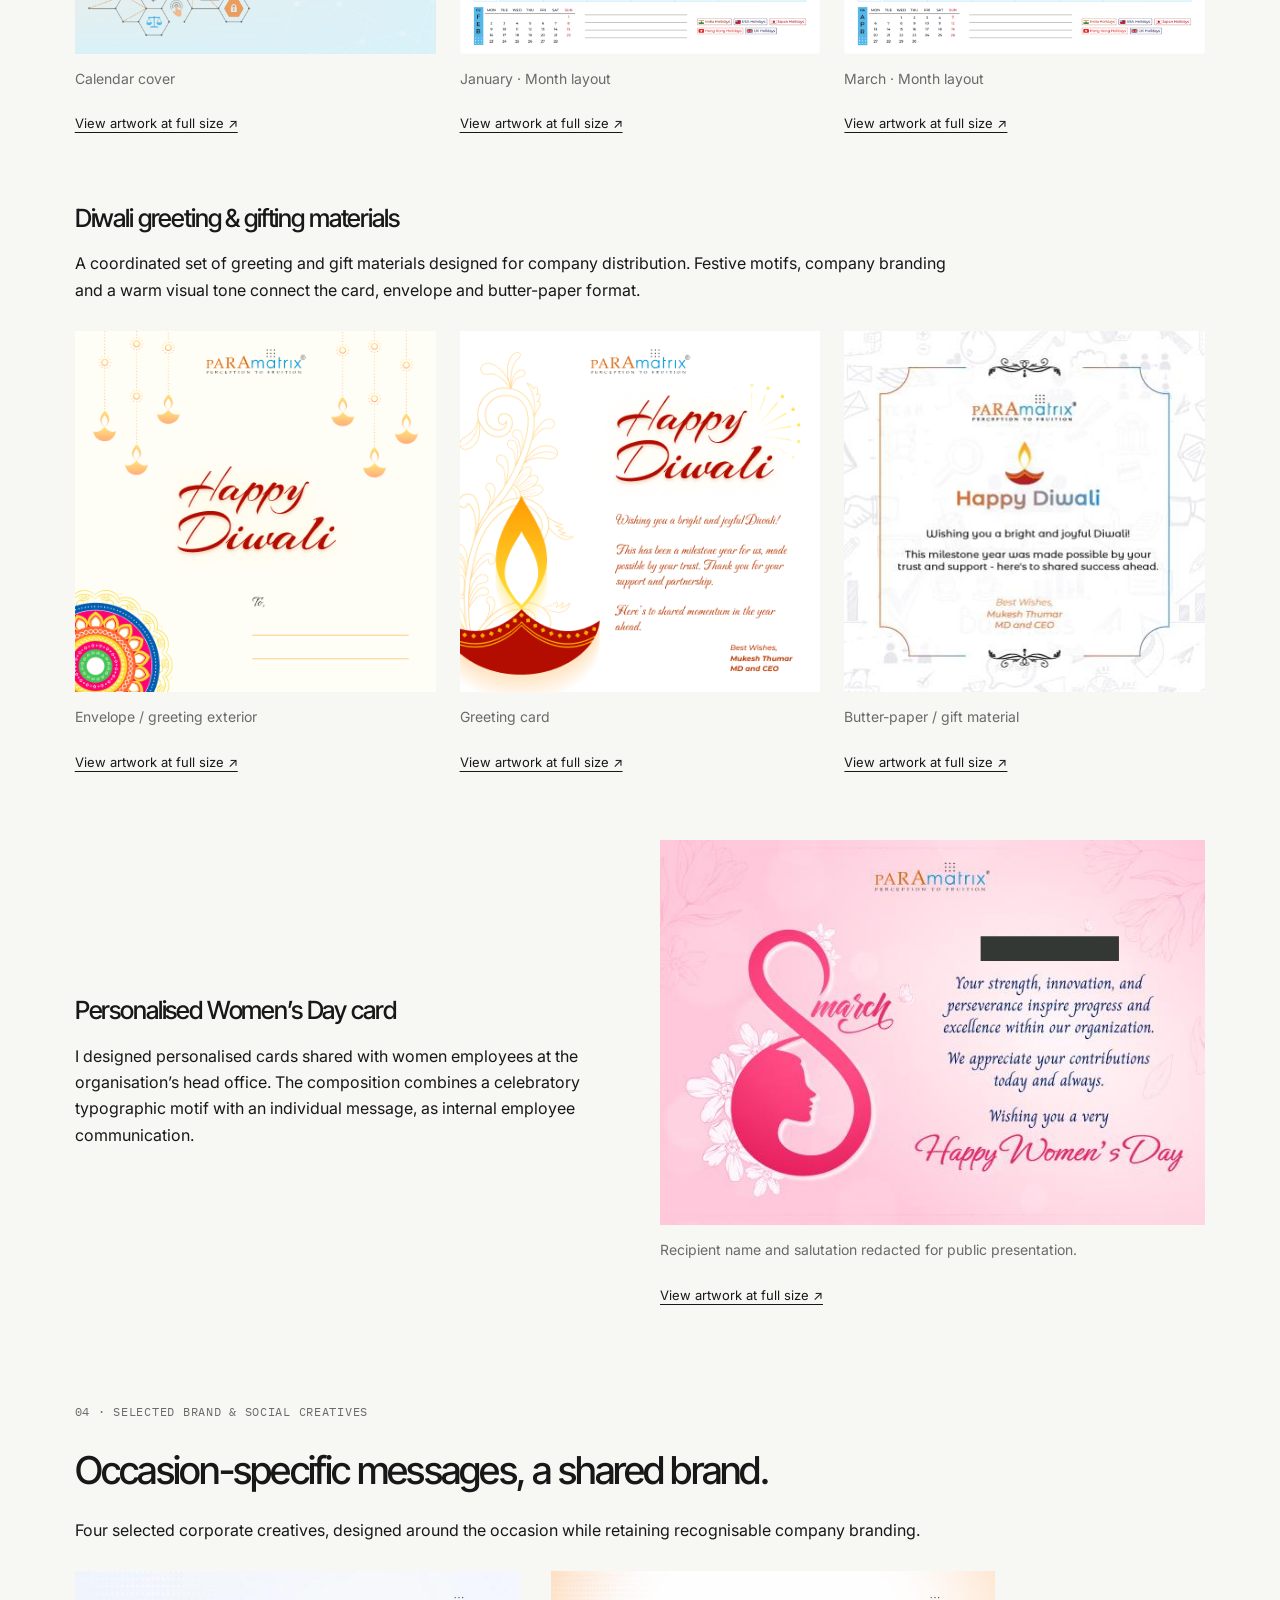
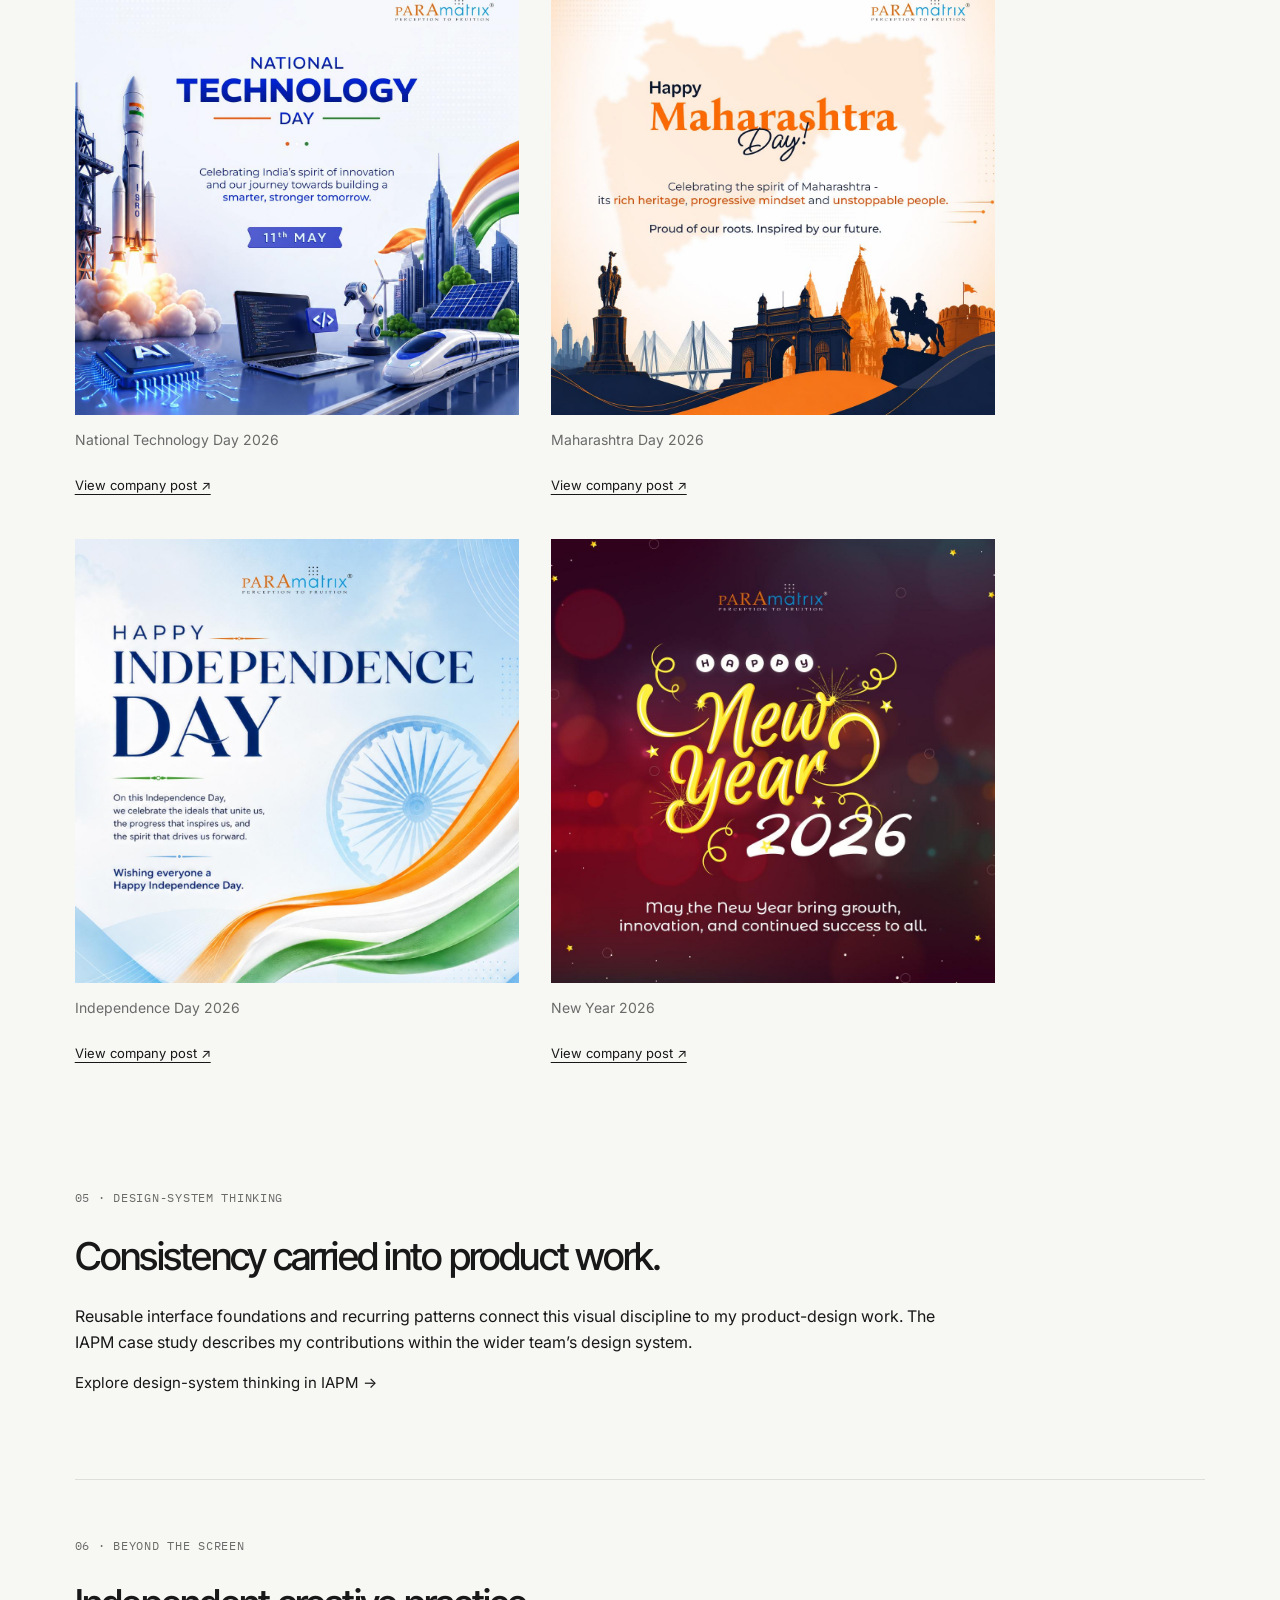
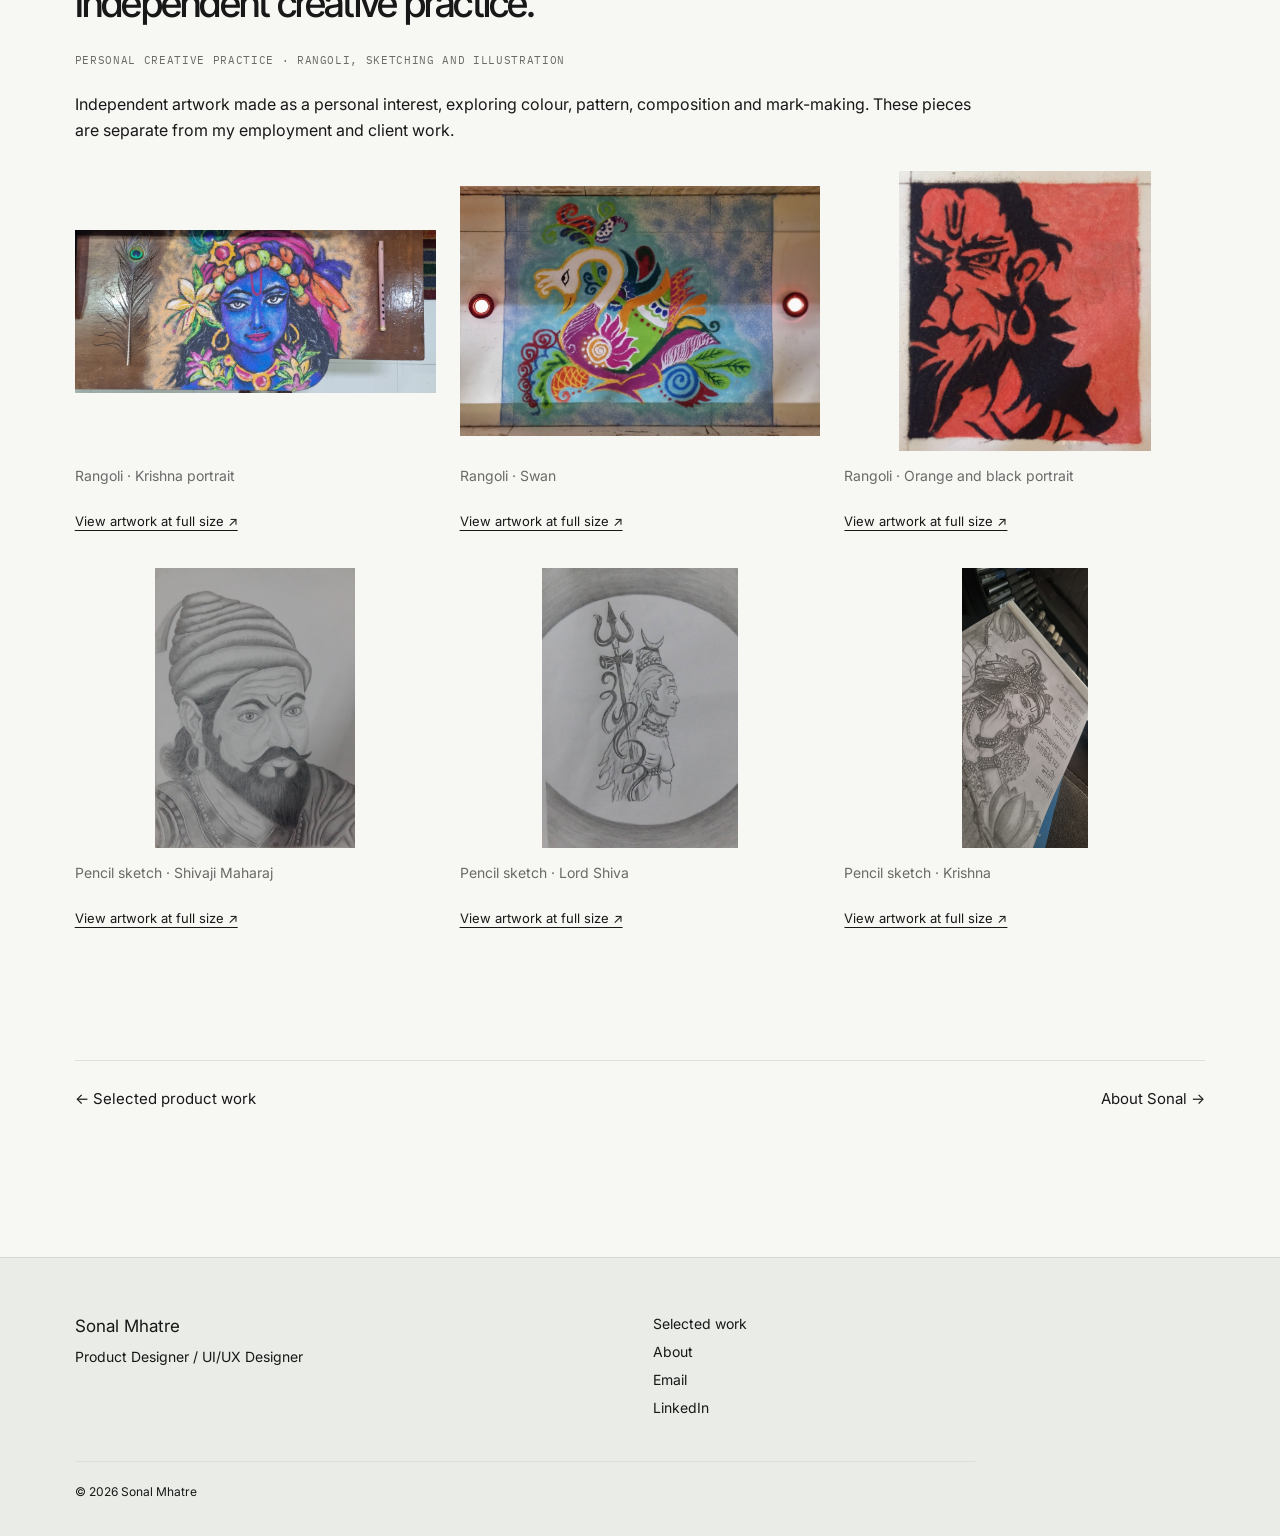
<file: supporting-work/index.html>
<!DOCTYPE html>

<html lang="en">
<head>
<meta charset="utf-8"/>
<meta content="width=device-width, initial-scale=1" name="viewport"/>
<meta content="#f7f7f4" name="theme-color"/>
<meta content="Selected website graphics, publication layouts, corporate print, social creatives and independent artwork by Product Designer / UI/UX Designer Sonal Mhatre." name="description"/>
<title>Supporting Work | Visual Design | Sonal Mhatre</title>
<link href="../css/styles.css" rel="stylesheet"/>
<link href="./supporting.css" rel="stylesheet"/>
<script defer="" src="../js/script.js"></script>
<link rel="canonical" href="https://sonalnmhatre.github.io/supporting-work/"/>
</head>
<body class="supporting-work-page">
<a class="skip-link" href="#main">Skip to main content</a>
<header class="site-header">
<div class="shell nav-shell">
<a aria-label="Sonal Mhatre — home" class="wordmark" href="../">SONAL MHATRE</a>
<button aria-controls="site-nav" aria-expanded="false" aria-label="Open navigation menu" class="menu-toggle">MENU</button>
<nav aria-label="Primary navigation" class="site-nav" id="site-nav">
<a href="../#work">Work</a>
<a href="../about/">About</a>
<a href="../#contact">Contact</a>
</nav>
</div>
</header>
<main id="main"><div class="shell support-shell"><a class="back-link" href="../#supporting-work">← Back to supporting work</a><header class="support-intro"><p class="eyebrow">SUPPORTING WORK</p><h1>Beyond the product interface.</h1><p class="support-deck">Visual communication, editorial layouts and print design that complement my work as a Product Designer / UI/UX Designer.</p><p class="source-note">Sections 01–05 feature professional work undertaken during my employment at Paramatrix Technologies Limited. Company content and branding provided the context for my design contributions. Personal creative practice is presented separately in Section 06.</p></header><section class="support-section" id="website-cms"><p class="section-marker">01 · WEBSITE &amp; DIGITAL DESIGN</p><h2>Introducing products and technical ideas.</h2><h3>Playmity website thumbnail</h3><p>A shift from a leaderboard-focused thumbnail to a broader product introduction. The revised composition brings together interface elements and product-benefit messaging, with a clearer relationship between the headline, supporting points and product visual.</p><p class="source-note">This website graphic is separate from my <a href="../playmity/">guided-onboarding UX case study</a>. Profile details are redacted in both images; the original comparison and surrounding artwork are retained.</p><div class="support-grid comparison"><figure><a href="../assets/images/supporting-work/playmity-before.webp" aria-label="View Playmity thumbnail before redesign, with identifying leaderboard details redacted at full size"><img src="../assets/images/supporting-work/playmity-before.webp" width="680" height="432" alt="Playmity thumbnail before redesign, with identifying leaderboard details redacted" loading="lazy" decoding="async"/></a><figcaption><strong>Before</strong> · Leaderboard-led communication.</figcaption><a class="image-detail-link" href="../assets/images/supporting-work/playmity-before.webp">View artwork at full size ↗</a></figure><figure><a href="../assets/images/supporting-work/playmity-after.webp" aria-label="View Playmity thumbnail after redesign, with identifying profile details redacted at full size"><img src="../assets/images/supporting-work/playmity-after.webp" width="680" height="432" alt="Playmity thumbnail after redesign, with identifying profile details redacted" loading="lazy" decoding="async"/></a><figcaption><strong>After</strong> · Broader product introduction and multiple interface elements.</figcaption><a class="image-detail-link" href="../assets/images/supporting-work/playmity-after.webp">View artwork at full size ↗</a></figure></div><a class="text-cta" href="https://www.paramatrix.com/products/playmity">View official Playmity page ↗</a><h3 class="support-subhead">Website editorial graphics</h3><p>Two article visuals using headline hierarchy, thematic imagery and company branding to introduce technical subject matter.</p><div class="support-grid"><figure><a href="../assets/images/supporting-work/bfsi-editorial.webp" aria-label="View BFSI data modernisation editorial graphic at full size"><img src="../assets/images/supporting-work/bfsi-editorial.webp" width="856" height="480" alt="BFSI data modernisation editorial graphic" loading="lazy" decoding="async"/></a><figcaption>BFSI Data Modernisation</figcaption><a class="image-detail-link" href="https://www.paramatrix.com/blog-list/data-modernisation-bfsi-paramatrix-strategy">Read the official article ↗</a></figure><figure><a href="../assets/images/supporting-work/lakehouse-editorial.webp" aria-label="View Data Lakehouses and AI Transformation editorial graphic at full size"><img src="../assets/images/supporting-work/lakehouse-editorial.webp" width="856" height="480" alt="Data Lakehouses and AI Transformation editorial graphic" loading="lazy" decoding="async"/></a><figcaption>Data Lakehouses and AI Transformation</figcaption><a class="image-detail-link" href="https://www.paramatrix.com/blog-list/how-data-lakehouses-accelerate-ai-transformation-in-capital-markets-and-securities-firms">Read the official article ↗</a></figure></div></section>
<section class="support-section" id="publications"><p class="section-marker">02 · EDITORIAL &amp; PUBLICATION DESIGN</p><h2>A clear structure for long-form information.</h2><p>My contribution was publication design and layout: organising supplied content through information hierarchy, typography and visual presentation. Technical writing, research, findings and business results belong to the publication authors and project teams.</p><div class="publication-list"><article><p class="eyebrow">WHITEPAPER</p><h3>Unlocking AI-Powered Transformation in Securities &amp; Brokerage</h3><a class="image-detail-link" href="https://www.paramatrix.com/resources/white-papers/unlocking-ai-powered-transformation-in-securities-and-brokerage">View official publication page ↗</a></article><article><p class="eyebrow">PUBLISHED CASE STUDY</p><h3>Boosting Real-Time Data Capabilities for a Leading Private Bank</h3><a class="image-detail-link" href="https://www.paramatrix.com/resources/case-studies/boosting-real-time-data-capabilities-for-a-leading-private-bank">View official publication page ↗</a></article><article><p class="eyebrow">PUBLISHED CASE STUDY</p><h3>Scaling Data-Driven Insights for Enterprise Data Strategy</h3><a class="image-detail-link" href="https://www.paramatrix.com/resources/case-studies/scaling-data-driven-insights-for-enterprise-data-strategy">View official publication page ↗</a></article></div></section>
<section class="support-section" id="print"><p class="section-marker">03 · PRINT &amp; CORPORATE COMMUNICATION</p><h2>Consistent communication across physical formats.</h2><article class="print-project"><h3>2026 desk calendar</h3><p>I designed this desk calendar, which was produced and distributed to company clients and managers. The cover and month layouts share a restrained colour palette, consistent typography and a repeatable date-grid structure.</p><p class="source-note">The calendar’s source illustrations were AI-generated; my contribution was the calendar design and layout.</p><div class="support-grid three"><figure><a href="../assets/images/supporting-work/calendar-cover.webp" aria-label="View 2026 Paramatrix desk calendar cover at full size"><img src="../assets/images/supporting-work/calendar-cover.webp" width="1100" height="770" alt="2026 Paramatrix desk calendar cover" loading="lazy" decoding="async"/></a><figcaption>Calendar cover</figcaption><a class="image-detail-link" href="../assets/images/supporting-work/calendar-cover.webp">View artwork at full size ↗</a></figure><figure><a href="../assets/images/supporting-work/calendar-january.webp" aria-label="View January 2026 desk calendar layout at full size"><img src="../assets/images/supporting-work/calendar-january.webp" width="1100" height="770" alt="January 2026 desk calendar layout" loading="lazy" decoding="async"/></a><figcaption>January · Month layout</figcaption><a class="image-detail-link" href="../assets/images/supporting-work/calendar-january.webp">View artwork at full size ↗</a></figure><figure><a href="../assets/images/supporting-work/calendar-march.webp" aria-label="View March 2026 desk calendar layout at full size"><img src="../assets/images/supporting-work/calendar-march.webp" width="1100" height="770" alt="March 2026 desk calendar layout" loading="lazy" decoding="async"/></a><figcaption>March · Month layout</figcaption><a class="image-detail-link" href="../assets/images/supporting-work/calendar-march.webp">View artwork at full size ↗</a></figure></div></article><article class="print-project"><h3>Diwali greeting &amp; gifting materials</h3><p>A coordinated set of greeting and gift materials designed for company distribution. Festive motifs, company branding and a warm visual tone connect the card, envelope and butter-paper format.</p><div class="support-grid three compact-print"><figure><a href="../assets/images/supporting-work/diwali-envelope.webp" aria-label="View Diwali greeting envelope design at full size"><img src="../assets/images/supporting-work/diwali-envelope.webp" width="397" height="397" alt="Diwali greeting envelope design" loading="lazy" decoding="async"/></a><figcaption>Envelope / greeting exterior</figcaption><a class="image-detail-link" href="../assets/images/supporting-work/diwali-envelope.webp">View artwork at full size ↗</a></figure><figure><a href="../assets/images/supporting-work/diwali-greeting.webp" aria-label="View Diwali greeting card design at full size"><img src="../assets/images/supporting-work/diwali-greeting.webp" width="397" height="397" alt="Diwali greeting card design" loading="lazy" decoding="async"/></a><figcaption>Greeting card</figcaption><a class="image-detail-link" href="../assets/images/supporting-work/diwali-greeting.webp">View artwork at full size ↗</a></figure><figure><a href="../assets/images/supporting-work/diwali-gift-paper.webp" aria-label="View Diwali butter-paper gifting design at full size"><img src="../assets/images/supporting-work/diwali-gift-paper.webp" width="360" height="360" alt="Diwali butter-paper gifting design" loading="lazy" decoding="async"/></a><figcaption>Butter-paper / gift material</figcaption><a class="image-detail-link" href="../assets/images/supporting-work/diwali-gift-paper.webp">View artwork at full size ↗</a></figure></div></article><article class="print-project women-project"><div><h3>Personalised Women’s Day card</h3><p>I designed personalised cards shared with women employees at the organisation’s head office. The composition combines a celebratory typographic motif with an individual message, as internal employee communication.</p></div><figure><a href="../assets/images/supporting-work/womens-day.webp" aria-label="View Women’s Day employee greeting card with recipient salutation redacted at full size"><img src="../assets/images/supporting-work/womens-day.webp" width="595" height="420" alt="Women’s Day employee greeting card with recipient salutation redacted" loading="lazy" decoding="async"/></a><figcaption>Recipient name and salutation redacted for public presentation.</figcaption><a class="image-detail-link" href="../assets/images/supporting-work/womens-day.webp">View artwork at full size ↗</a></figure></article></section>
<section class="support-section" id="graphic-visual"><p class="section-marker">04 · SELECTED BRAND &amp; SOCIAL CREATIVES</p><h2>Occasion-specific messages, a shared brand.</h2><p>Four selected corporate creatives, designed around the occasion while retaining recognisable company branding.</p><div class="support-grid social-grid"><figure><a href="../assets/images/supporting-work/technology-day.webp" aria-label="View National Technology Day 2026 corporate creative at full size"><img src="../assets/images/supporting-work/technology-day.webp" width="1200" height="1200" alt="National Technology Day 2026 corporate creative" loading="lazy" decoding="async"/></a><figcaption>National Technology Day 2026</figcaption><a class="image-detail-link" href="https://www.linkedin.com/posts/paramatrix-limited_nationaltechnologyday-ai-digitalinnovation-activity-7459459777727852544-11bD">View company post ↗</a></figure><figure><a href="../assets/images/supporting-work/maharashtra-day.webp" aria-label="View Maharashtra Day 2026 corporate creative at full size"><img src="../assets/images/supporting-work/maharashtra-day.webp" width="1200" height="1200" alt="Maharashtra Day 2026 corporate creative" loading="lazy" decoding="async"/></a><figcaption>Maharashtra Day 2026</figcaption><a class="image-detail-link" href="https://www.linkedin.com/posts/paramatrix-limited_maharashtraday-growth-innovation-activity-7455820849787490305-U0aR">View company post ↗</a></figure><figure><a href="../assets/images/supporting-work/independence-day.webp" aria-label="View Independence Day 2026 corporate creative at full size"><img src="../assets/images/supporting-work/independence-day.webp" width="1200" height="1200" alt="Independence Day 2026 corporate creative" loading="lazy" decoding="async"/></a><figcaption>Independence Day 2026</figcaption><a class="image-detail-link" href="https://www.linkedin.com/posts/paramatrix-limited_independenceday-happyindependenceday-india-activity-7494218870011084800-lNsZ">View company post ↗</a></figure><figure><a href="../assets/images/supporting-work/new-year.webp" aria-label="View New Year 2026 corporate creative at full size"><img src="../assets/images/supporting-work/new-year.webp" width="1080" height="1080" alt="New Year 2026 corporate creative" loading="lazy" decoding="async"/></a><figcaption>New Year 2026</figcaption><a class="image-detail-link" href="https://www.linkedin.com/posts/paramatrix-limited_happynewyear2026-paramatrixtechnologies-activity-7412365517749022720-fc1A">View company post ↗</a></figure></div></section>
<section class="support-section" id="design-systems"><p class="section-marker">05 · DESIGN-SYSTEM THINKING</p><h2>Consistency carried into product work.</h2><p>Reusable interface foundations and recurring patterns connect this visual discipline to my product-design work. The IAPM case study describes my contributions within the wider team’s design system.</p><a class="text-cta" href="../iapm/#design-system">Explore design-system thinking in IAPM →</a></section>
<section class="support-section" id="personal-practice"><p class="section-marker">06 · BEYOND THE SCREEN</p><h2>Independent creative practice.</h2><p class="eyebrow">PERSONAL CREATIVE PRACTICE · RANGOLI, SKETCHING AND ILLUSTRATION</p><p>Independent artwork made as a personal interest, exploring colour, pattern, composition and mark-making. These pieces are separate from my employment and client work.</p><div class="support-grid three personal-grid"><figure><a href="../assets/images/supporting-work/krishna-rangoli.jpg" aria-label="View Krishna portrait rangoli with peacock feather and floral details at full size"><img src="../assets/images/supporting-work/krishna-rangoli.jpg" width="2048" height="922" alt="Krishna portrait rangoli with peacock feather and floral details" loading="lazy" decoding="async"/></a><figcaption>Rangoli · Krishna portrait</figcaption><a class="image-detail-link" href="../assets/images/supporting-work/krishna-rangoli.jpg">View artwork at full size ↗</a></figure><figure><a href="../assets/images/supporting-work/swan-rangoli.jpg" aria-label="View Colourful swan rangoli with floral patterns at full size"><img src="../assets/images/supporting-work/swan-rangoli.jpg" width="2048" height="1419" alt="Colourful swan rangoli with floral patterns" loading="lazy" decoding="async"/></a><figcaption>Rangoli · Swan</figcaption><a class="image-detail-link" href="../assets/images/supporting-work/swan-rangoli.jpg">View artwork at full size ↗</a></figure><figure><a href="../assets/images/supporting-work/portrait-rangoli.jpg" aria-label="View Orange and black portrait rangoli at full size"><img src="../assets/images/supporting-work/portrait-rangoli.jpg" width="1134" height="1261" alt="Orange and black portrait rangoli" loading="lazy" decoding="async"/></a><figcaption>Rangoli · Orange and black portrait</figcaption><a class="image-detail-link" href="../assets/images/supporting-work/portrait-rangoli.jpg">View artwork at full size ↗</a></figure><figure><a href="../assets/images/supporting-work/shivaji-sketch.jpg" aria-label="View Pencil portrait of Shivaji Maharaj at full size"><img src="../assets/images/supporting-work/shivaji-sketch.jpg" width="1287" height="1803" alt="Pencil portrait of Shivaji Maharaj" loading="lazy" decoding="async"/></a><figcaption>Pencil sketch · Shivaji Maharaj</figcaption><a class="image-detail-link" href="../assets/images/supporting-work/shivaji-sketch.jpg">View artwork at full size ↗</a></figure><figure><a href="../assets/images/supporting-work/shiva-sketch.jpg" aria-label="View Profile pencil sketch of Lord Shiva with a trident at full size"><img src="../assets/images/supporting-work/shiva-sketch.jpg" width="1206" height="1728" alt="Profile pencil sketch of Lord Shiva with a trident" loading="lazy" decoding="async"/></a><figcaption>Pencil sketch · Lord Shiva</figcaption><a class="image-detail-link" href="../assets/images/supporting-work/shiva-sketch.jpg">View artwork at full size ↗</a></figure><figure><a href="../assets/images/supporting-work/krishna-sketch.jpg" aria-label="View Krishna pencil sketch with flute and Sanskrit text at full size"><img src="../assets/images/supporting-work/krishna-sketch.jpg" width="922" height="2048" alt="Krishna pencil sketch with flute and Sanskrit text" loading="lazy" decoding="async"/></a><figcaption>Pencil sketch · Krishna</figcaption><a class="image-detail-link" href="../assets/images/supporting-work/krishna-sketch.jpg">View artwork at full size ↗</a></figure></div></section><nav class="case-next" aria-label="Portfolio navigation"><a href="../#work">← Selected product work</a><a href="../about/">About Sonal →</a></nav></div></main><footer class="site-footer" id="footer">
<div class="shell footer-layout">
<div><a class="footer-name" href="../">Sonal Mhatre</a><p>Product Designer / UI/UX Designer</p></div>
<div class="footer-links"><a href="../#work">Selected work</a><a href="../about/">About</a><a href="mailto:sonalmhatre.design@gmail.com" aria-label="Email Sonal Mhatre">Email</a><a href="https://www.linkedin.com/in/sonalmhatre/" aria-label="Sonal Mhatre on LinkedIn">LinkedIn</a></div>
<p class="copyright">© 2026 Sonal Mhatre</p>
</div>
</footer>
</body></html>
</file>
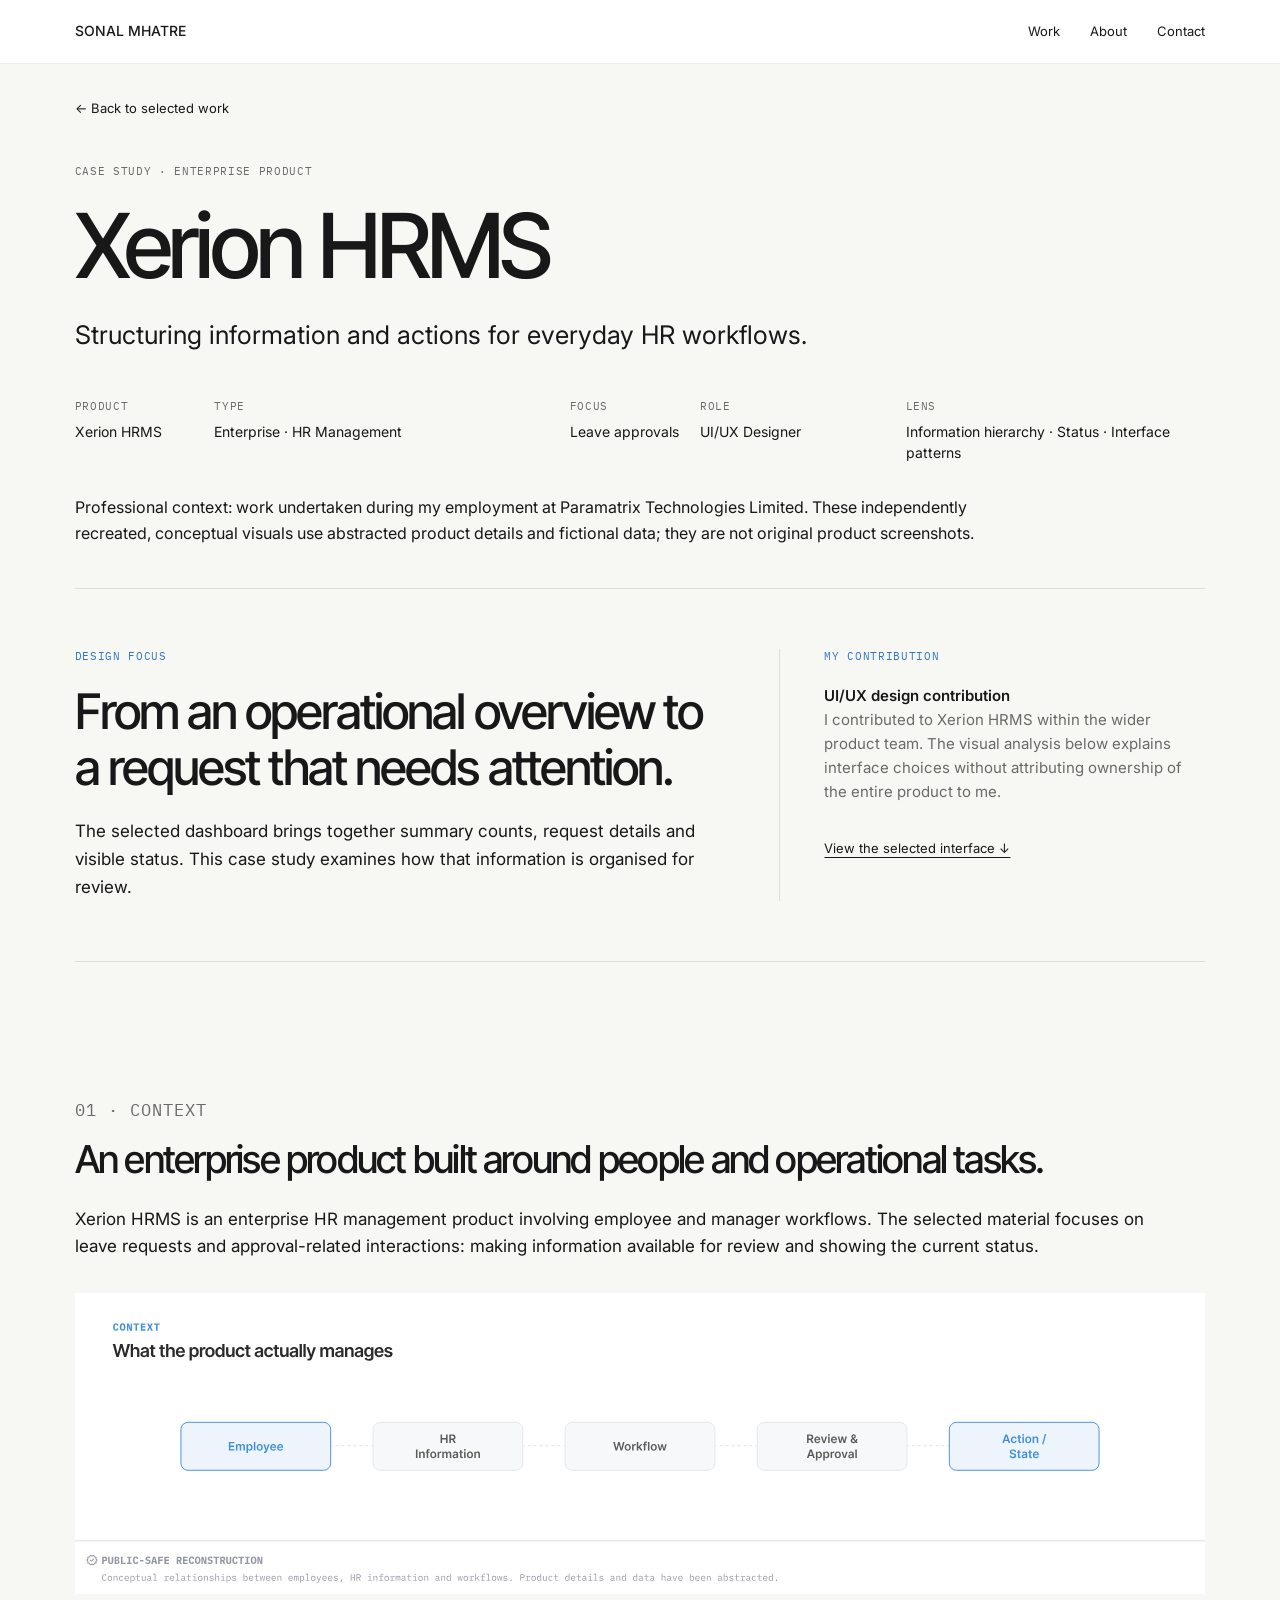
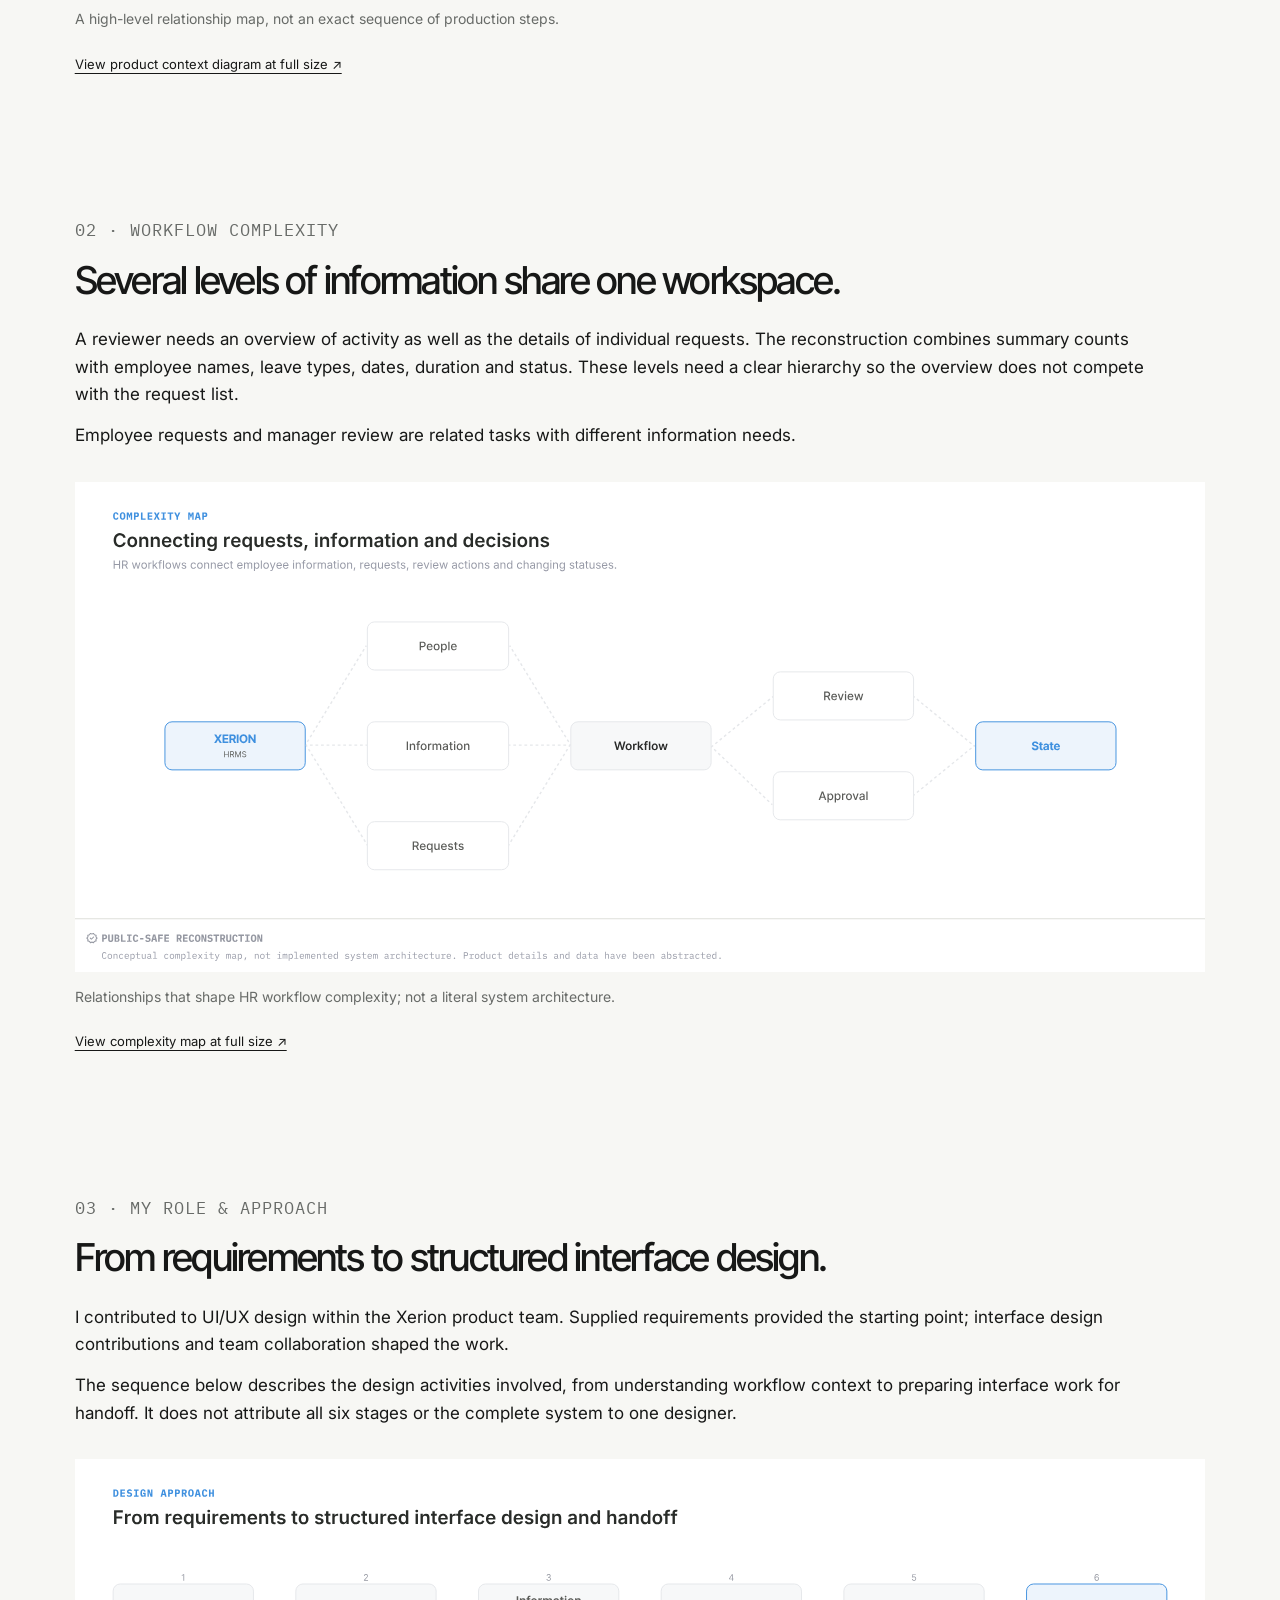
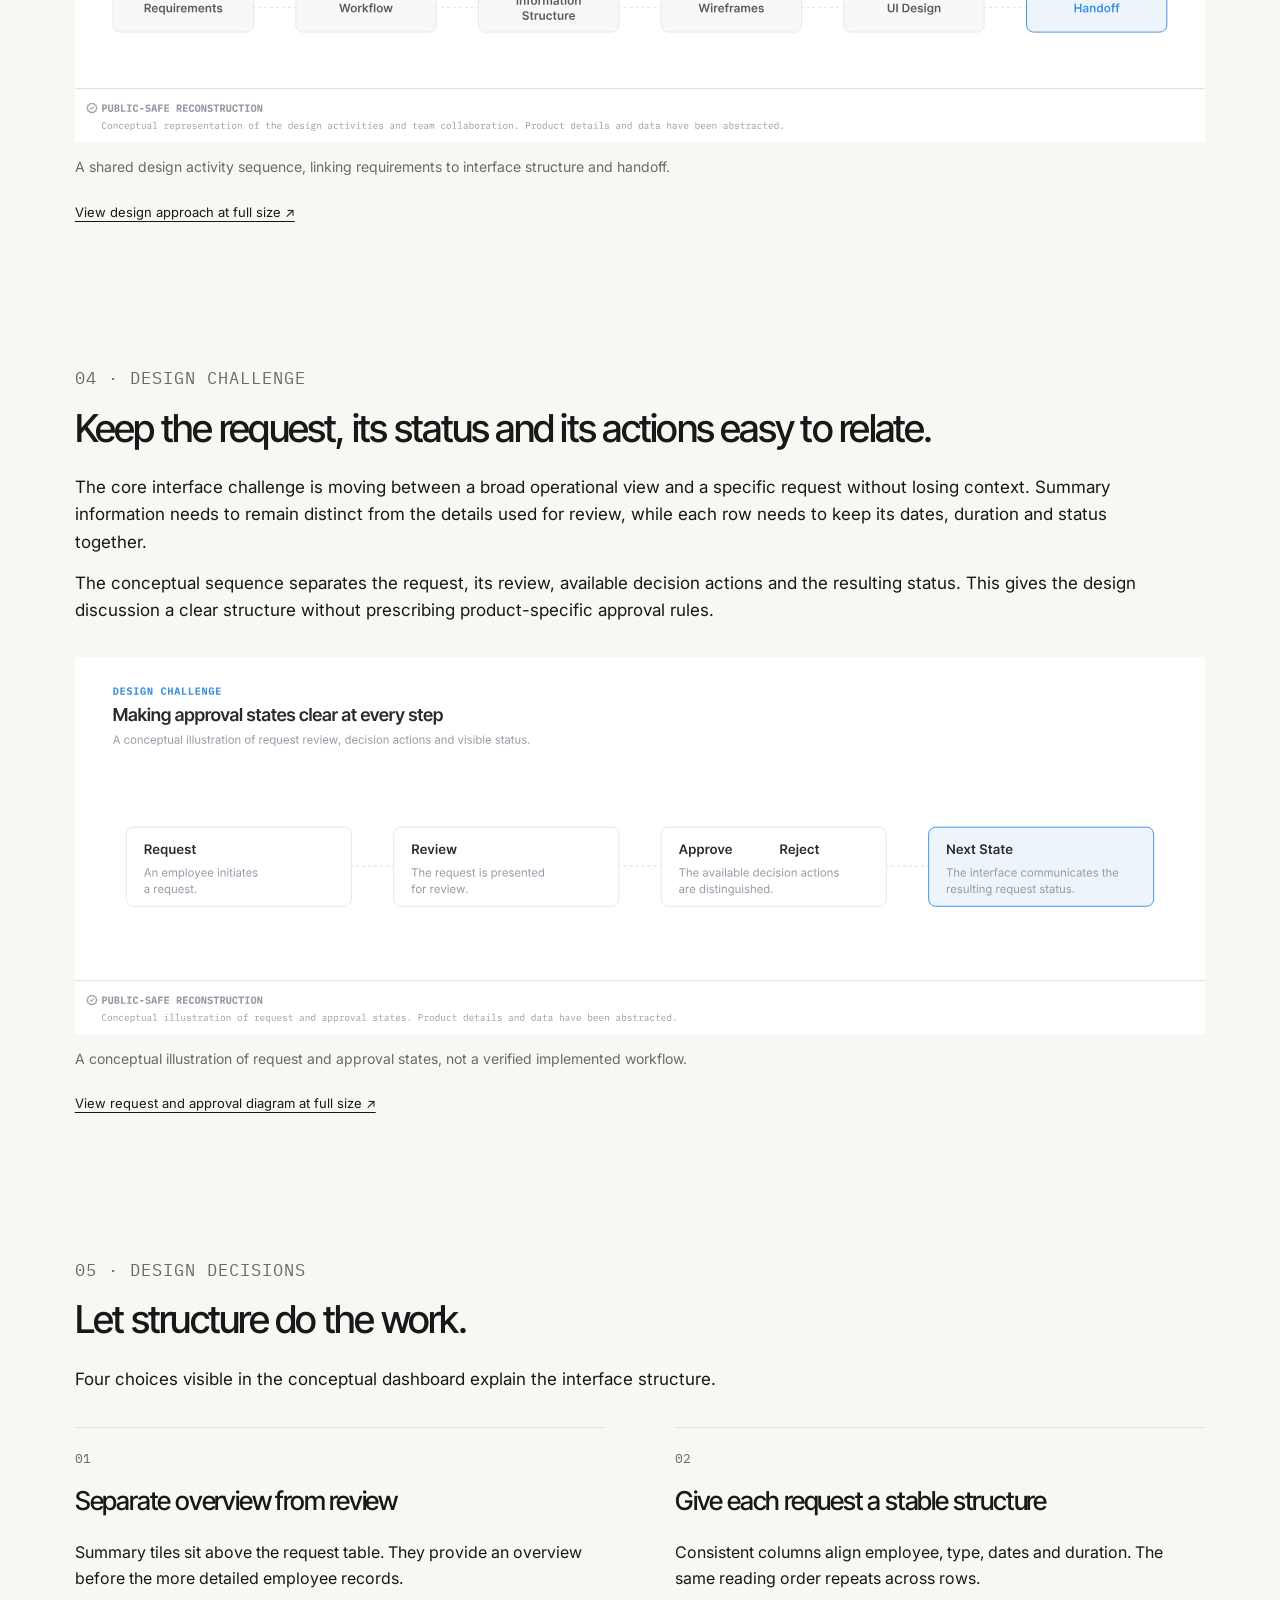
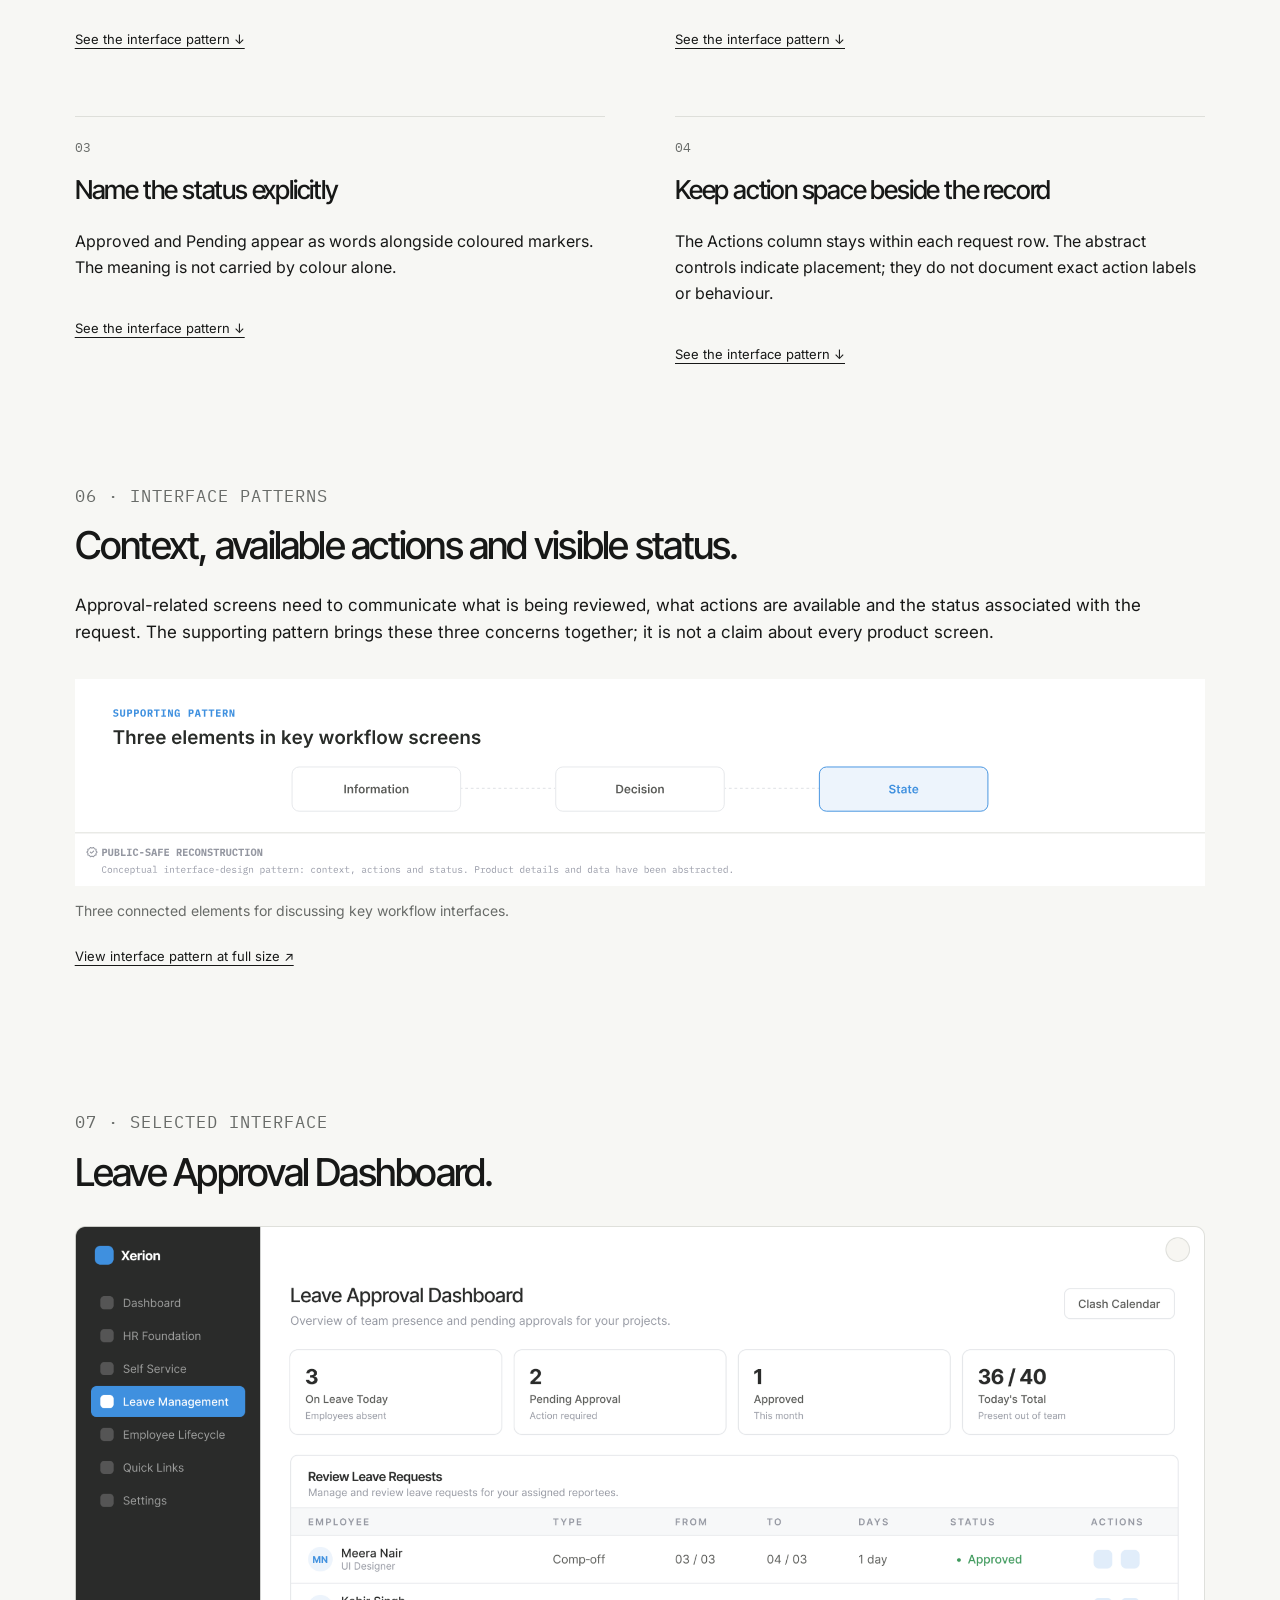
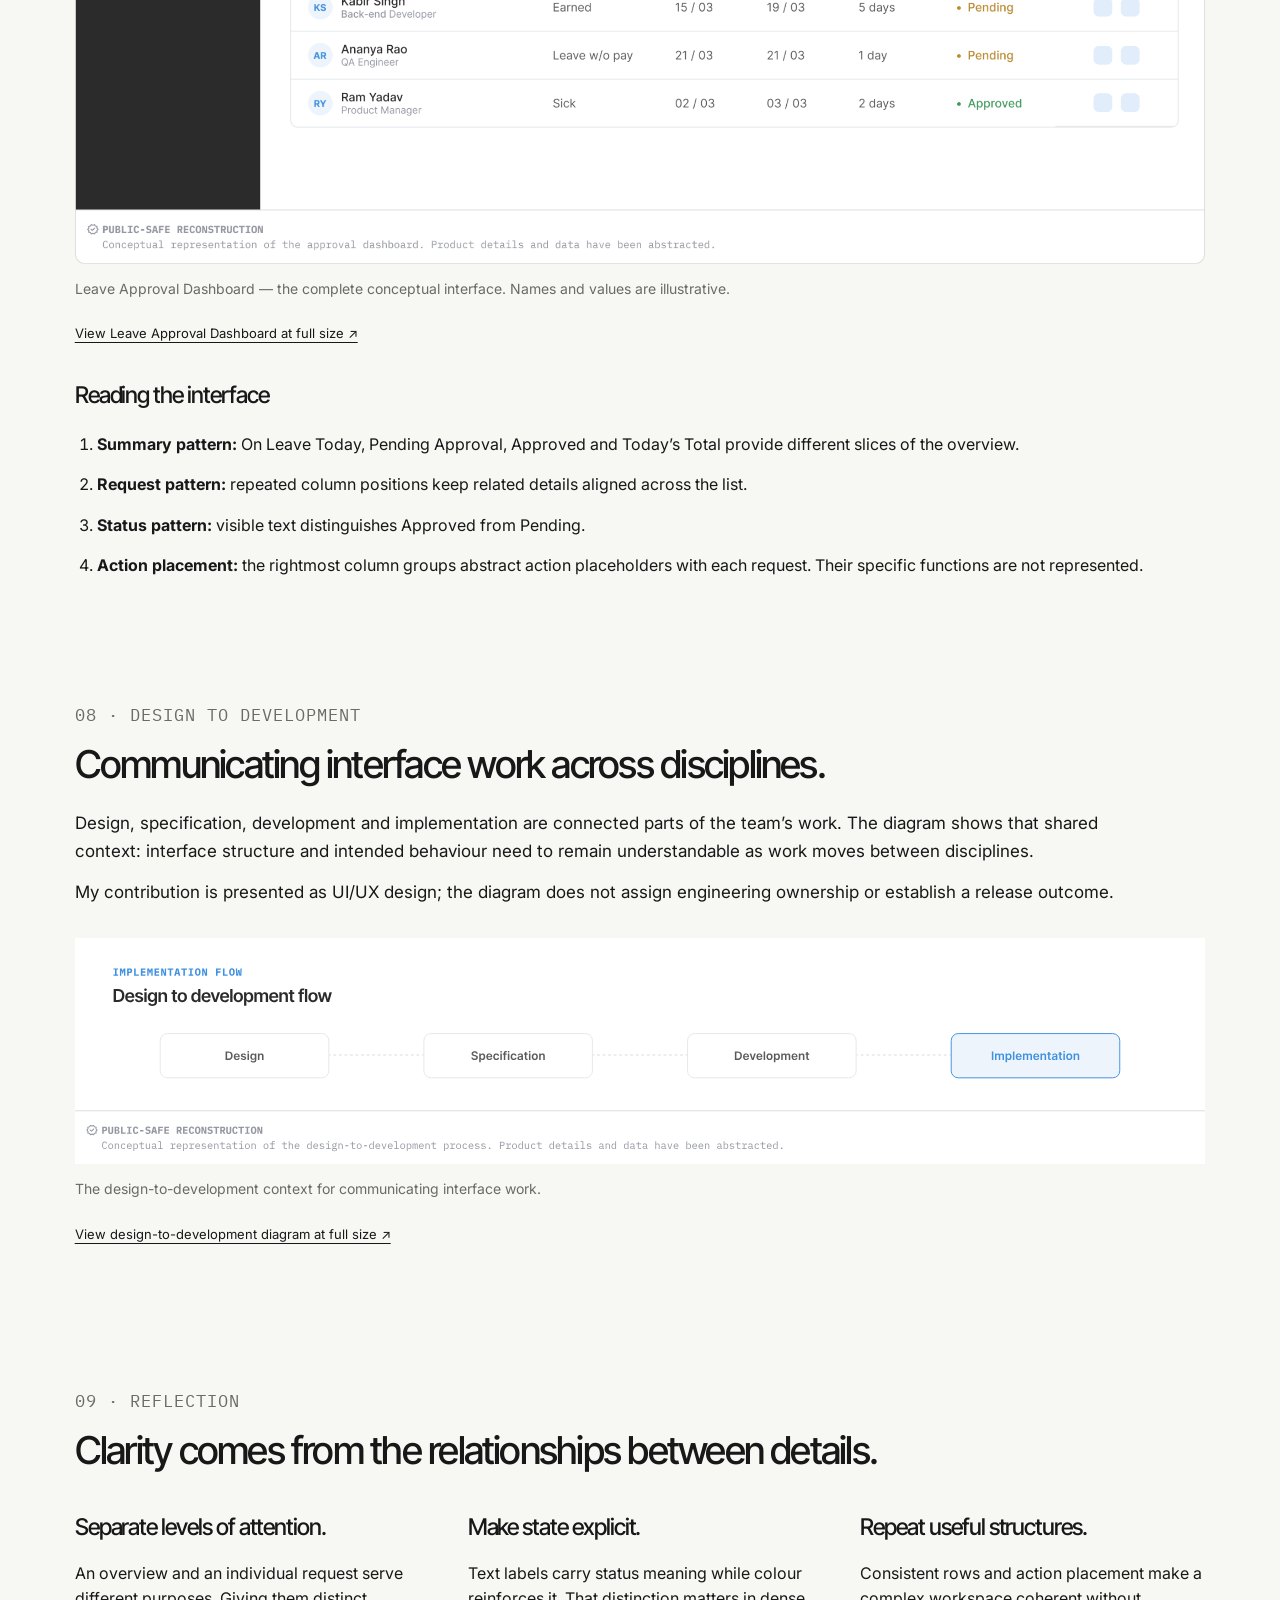
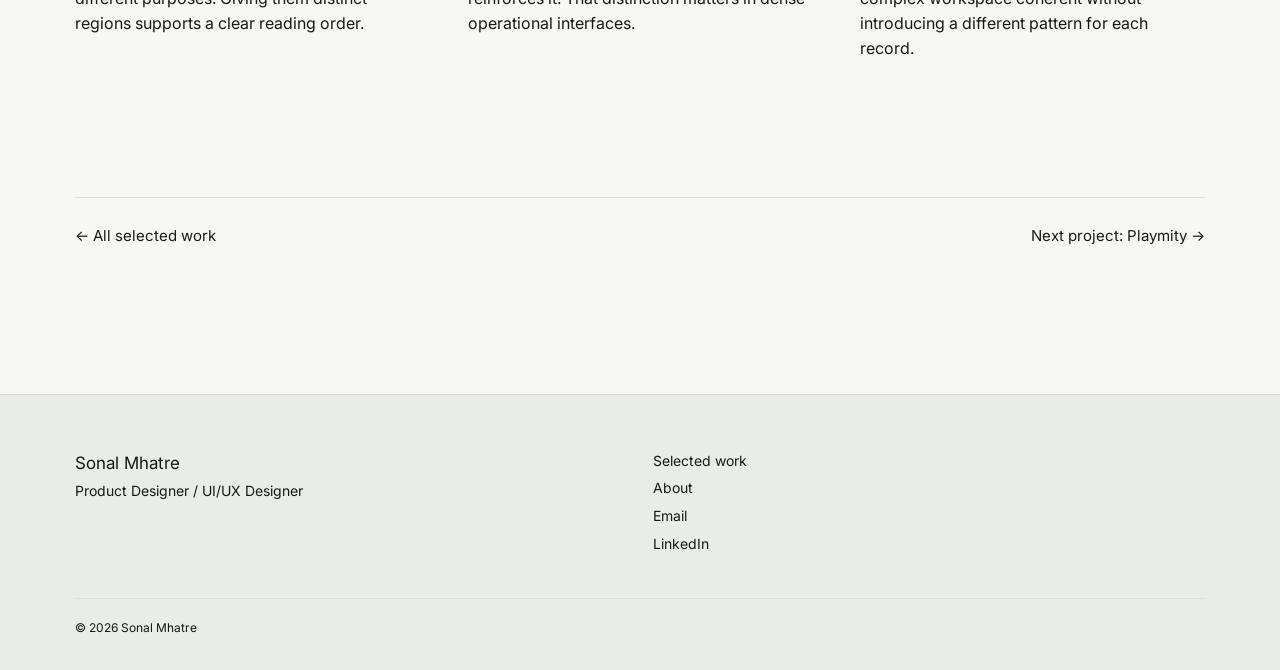
<file: xerion-hrms/index.html>
<!DOCTYPE html>

<html lang="en">
<head>
<meta charset="utf-8"/>
<meta content="width=device-width, initial-scale=1" name="viewport"/>
<meta content="#f7f7f4" name="theme-color"/>
<meta content="Xerion HRMS: information hierarchy, request review and status visibility in enterprise HR workflows. A UI/UX case study by Sonal Mhatre." name="description"/>
<title>Xerion HRMS | UI/UX Case Study | Sonal Mhatre</title>
<link href="../css/styles.css" rel="stylesheet"/>
<link href="./xerion.css" rel="stylesheet"/>
<script defer="" src="../js/script.js"></script>
<link rel="canonical" href="https://sonalnmhatre.github.io/xerion-hrms/"/>
</head>
<body class="xerion-page">
<a class="skip-link" href="#main">Skip to main content</a>
<header class="site-header">
<div class="shell nav-shell">
<a aria-label="Sonal Mhatre — home" class="wordmark" href="../">SONAL MHATRE</a>
<button aria-controls="site-nav" aria-expanded="false" aria-label="Open navigation menu" class="menu-toggle">MENU</button>
<nav aria-label="Primary navigation" class="site-nav" id="site-nav">
<a href="../#work">Work</a>
<a href="../about/">About</a>
<a href="../#contact">Contact</a>
</nav>
</div>
</header>
<main class="case-main" id="main"><div class="shell case-shell">
<a class="back-link" href="../#work">← Back to selected work</a>
<header class="case-header"><p class="eyebrow">CASE STUDY · ENTERPRISE PRODUCT</p><h1>Xerion HRMS</h1><p class="case-deck">Structuring information and actions for everyday HR workflows.</p>
<dl class="case-meta"><div><dt>Product</dt><dd>Xerion HRMS</dd></div><div><dt>Type</dt><dd>Enterprise · HR Management</dd></div><div><dt>Focus</dt><dd>Leave approvals</dd></div><div><dt>Role</dt><dd>UI/UX Designer</dd></div><div><dt>Lens</dt><dd>Information hierarchy · Status · Interface patterns</dd></div></dl>
<p class="confidential-disclosure">Professional context: work undertaken during my employment at Paramatrix Technologies Limited. These independently recreated, conceptual visuals use abstracted product details and fictional data; they are not original product screenshots.</p></header>
<div class="case-focus" aria-label="Project design focus and contribution"><div class="case-focus-intro"><span class="case-focus-label">DESIGN FOCUS</span><h2>From an operational overview to a request that needs attention.</h2><p>The selected dashboard brings together summary counts, request details and visible status. This case study examines how that information is organised for review.</p></div><div class="case-focus-ownership"><span class="case-focus-label">MY CONTRIBUTION</span><p><strong>UI/UX design contribution</strong><br/>I contributed to Xerion HRMS within the wider product team. The visual analysis below explains interface choices without attributing ownership of the entire product to me.</p><a class="image-detail-link" href="#selected-interface">View the selected interface ↓</a></div></div><div class="case-sections"><section class="case-section" id="context"><p class="section-marker">01 · CONTEXT</p><h2>An enterprise product built around people and operational tasks.</h2><p>Xerion HRMS is an enterprise HR management product involving employee and manager workflows. The selected material focuses on leave requests and approval-related interactions: making information available for review and showing the current status.</p><figure class="xerion-evidence"><img src="../assets/images/xerion/Xerion_2_Product_Context.svg" width="1200" height="320" alt="Conceptual relationship between Employee, HR Information, Workflow, Review and Approval, and Action or State." loading="lazy" decoding="async"/><figcaption>A high-level relationship map, not an exact sequence of production steps.</figcaption><a class="image-detail-link" href="../assets/images/xerion/Xerion_2_Product_Context.svg" aria-label="View product context diagram at full size">View product context diagram at full size ↗</a></figure></section>
<section class="case-section" id="complexity"><p class="section-marker">02 · WORKFLOW COMPLEXITY</p><h2>Several levels of information share one workspace.</h2><p>A reviewer needs an overview of activity as well as the details of individual requests. The reconstruction combines summary counts with employee names, leave types, dates, duration and status. These levels need a clear hierarchy so the overview does not compete with the request list.</p><p>Employee requests and manager review are related tasks with different information needs.</p><figure class="xerion-evidence"><img src="../assets/images/xerion/Xerion_3_Complexity_Map.svg" width="1200" height="520" alt="Conceptual map connecting people, information and requests with workflow, review, approval and status." loading="lazy" decoding="async"/><figcaption>Relationships that shape HR workflow complexity; not a literal system architecture.</figcaption><a class="image-detail-link" href="../assets/images/xerion/Xerion_3_Complexity_Map.svg" aria-label="View complexity map at full size">View complexity map at full size ↗</a></figure></section>
<section class="case-section" id="contribution"><p class="section-marker">03 · MY ROLE &amp; APPROACH</p><h2>From requirements to structured interface design.</h2><p>I contributed to UI/UX design within the Xerion product team. Supplied requirements provided the starting point; interface design contributions and team collaboration shaped the work.</p><p>The sequence below describes the design activities involved, from understanding workflow context to preparing interface work for handoff. It does not attribute all six stages or the complete system to one designer.</p><figure class="xerion-evidence"><img src="../assets/images/xerion/Xerion_4_Design_Approach.svg" width="1200" height="300" alt="Design activities: Requirements, Workflow, Information Structure, Wireframes, UI Design and Handoff." loading="lazy" decoding="async"/><figcaption>A shared design activity sequence, linking requirements to interface structure and handoff.</figcaption><a class="image-detail-link" href="../assets/images/xerion/Xerion_4_Design_Approach.svg" aria-label="View design approach at full size">View design approach at full size ↗</a></figure></section>
<section class="case-section" id="challenge"><p class="section-marker">04 · DESIGN CHALLENGE</p><h2>Keep the request, its status and its actions easy to relate.</h2><p>The core interface challenge is moving between a broad operational view and a specific request without losing context. Summary information needs to remain distinct from the details used for review, while each row needs to keep its dates, duration and status together.</p><p>The conceptual sequence separates the request, its review, available decision actions and the resulting status. This gives the design discussion a clear structure without prescribing product-specific approval rules.</p><figure class="xerion-evidence"><img src="../assets/images/xerion/Xerion_5_Approval_Workflow_Primary.svg" width="1200" height="400" alt="Conceptual request states: Request, Review, Approve or Reject, and Next State." loading="lazy" decoding="async"/><figcaption>A conceptual illustration of request and approval states, not a verified implemented workflow.</figcaption><a class="image-detail-link" href="../assets/images/xerion/Xerion_5_Approval_Workflow_Primary.svg" aria-label="View request and approval diagram at full size">View request and approval diagram at full size ↗</a></figure></section>
<section class="case-section" id="decisions"><p class="section-marker">05 · DESIGN DECISIONS</p><h2>Let structure do the work.</h2><p>Four choices visible in the conceptual dashboard explain the interface structure.</p><div class="decision-grid"><div><span>01</span><h3>Separate overview from review</h3><p>Summary tiles sit above the request table. They provide an overview before the more detailed employee records.</p><a class="image-detail-link" href="#summary-pattern">See the interface pattern ↓</a></div><div><span>02</span><h3>Give each request a stable structure</h3><p>Consistent columns align employee, type, dates and duration. The same reading order repeats across rows.</p><a class="image-detail-link" href="#row-pattern">See the interface pattern ↓</a></div><div><span>03</span><h3>Name the status explicitly</h3><p>Approved and Pending appear as words alongside coloured markers. The meaning is not carried by colour alone.</p><a class="image-detail-link" href="#status-pattern">See the interface pattern ↓</a></div><div><span>04</span><h3>Keep action space beside the record</h3><p>The Actions column stays within each request row. The abstract controls indicate placement; they do not document exact action labels or behaviour.</p><a class="image-detail-link" href="#action-pattern">See the interface pattern ↓</a></div></div></section>
<section class="case-section" id="patterns"><p class="section-marker">06 · INTERFACE PATTERNS</p><h2>Context, available actions and visible status.</h2><p>Approval-related screens need to communicate what is being reviewed, what actions are available and the status associated with the request. The supporting pattern brings these three concerns together; it is not a claim about every product screen.</p><figure class="xerion-evidence"><img src="../assets/images/xerion/Xerion_6_Info_Decision_State.svg" width="1200" height="220" alt="Supporting interface pattern: Information, Decision and State." loading="lazy" decoding="async"/><figcaption>Three connected elements for discussing key workflow interfaces.</figcaption><a class="image-detail-link" href="../assets/images/xerion/Xerion_6_Info_Decision_State.svg" aria-label="View interface pattern at full size">View interface pattern at full size ↗</a></figure></section>
<section class="case-section" id="selected-interface"><p class="section-marker">07 · SELECTED INTERFACE</p><h2>Leave Approval Dashboard.</h2><figure class="xerion-evidence"><img src="../assets/images/xerion-leave-approval.png" width="2048" height="1155" alt="Leave Approval Dashboard reconstruction: four summary tiles above a request table with employee, type, dates, days, status and action columns." loading="lazy" decoding="async"/><figcaption>Leave Approval Dashboard — the complete conceptual interface. Names and values are illustrative.</figcaption><a class="image-detail-link" href="../assets/images/xerion-leave-approval.png" aria-label="View Leave Approval Dashboard at full size">View Leave Approval Dashboard at full size ↗</a></figure><div class="annotations"><h3>Reading the interface</h3><ol><li id="summary-pattern"><strong>Summary pattern:</strong> On Leave Today, Pending Approval, Approved and Today’s Total provide different slices of the overview.</li><li id="row-pattern"><strong>Request pattern:</strong> repeated column positions keep related details aligned across the list.</li><li id="status-pattern"><strong>Status pattern:</strong> visible text distinguishes Approved from Pending.</li><li id="action-pattern"><strong>Action placement:</strong> the rightmost column groups abstract action placeholders with each request. Their specific functions are not represented.</li></ol></div></section>
<section class="case-section" id="development"><p class="section-marker">08 · DESIGN TO DEVELOPMENT</p><h2>Communicating interface work across disciplines.</h2><p>Design, specification, development and implementation are connected parts of the team’s work. The diagram shows that shared context: interface structure and intended behaviour need to remain understandable as work moves between disciplines.</p><p>My contribution is presented as UI/UX design; the diagram does not assign engineering ownership or establish a release outcome.</p><figure class="xerion-evidence"><img src="../assets/images/xerion/Xerion_7_Implementation_Flow.svg" width="1200" height="240" alt="Conceptual process: Design, Specification, Development and Implementation." loading="lazy" decoding="async"/><figcaption>The design-to-development context for communicating interface work.</figcaption><a class="image-detail-link" href="../assets/images/xerion/Xerion_7_Implementation_Flow.svg" aria-label="View design-to-development diagram at full size">View design-to-development diagram at full size ↗</a></figure></section>
<section class="case-section" id="reflection"><p class="section-marker">09 · REFLECTION</p><h2>Clarity comes from the relationships between details.</h2><div class="reflection-grid"><div><h3>Separate levels of attention.</h3><p>An overview and an individual request serve different purposes. Giving them distinct regions supports a clear reading order.</p></div><div><h3>Make state explicit.</h3><p>Text labels carry status meaning while colour reinforces it. That distinction matters in dense operational interfaces.</p></div><div><h3>Repeat useful structures.</h3><p>Consistent rows and action placement make a complex workspace coherent without introducing a different pattern for each record.</p></div></div></section></div><nav class="case-next" aria-label="Case study navigation"><a href="../#work">← All selected work</a><a href="../playmity/">Next project: Playmity →</a></nav></div></main><footer class="site-footer" id="footer">
<div class="shell footer-layout">
<div><a class="footer-name" href="../">Sonal Mhatre</a><p>Product Designer / UI/UX Designer</p></div>
<div class="footer-links"><a href="../#work">Selected work</a><a href="../about/">About</a><a href="mailto:sonalmhatre.design@gmail.com" aria-label="Email Sonal Mhatre">Email</a><a href="https://www.linkedin.com/in/sonalmhatre/" aria-label="Sonal Mhatre on LinkedIn">LinkedIn</a></div>
<p class="copyright">© 2026 Sonal Mhatre</p>
</div>
</footer>
</body></html>
</file>
<file: css/styles.css>
@font-face{font-family:"Inter";src:url("../assets/fonts/inter-variable.ttf") format("truetype");font-style:normal;font-weight:100 900;font-display:swap}
@font-face{font-family:"Inter Tight";src:url("../assets/fonts/inter-tight-variable.ttf") format("truetype");font-style:normal;font-weight:100 900;font-display:swap}
@font-face{font-family:"IBM Plex Mono";src:url("../assets/fonts/ibm-plex-mono-regular.ttf") format("truetype");font-style:normal;font-weight:400;font-display:swap}
/* Portfolio Shell V1 with approved portfolio font families. */
:root{--background:#f7f7f4;--ink:#171817;--muted:#686b68;--subtle:#686b68;--rule:#dedfda;--paper:#fff;--accent:#bc5b3c;--outer:120px;--width:1200px;--body:16px;--grid-columns:12;--grid-gutter:24px;--display:clamp(2.75rem,4vw,3.8rem)}
*,*::before,*::after{box-sizing:border-box}
html{scroll-behavior:smooth;scroll-padding-top:90px}
body{margin:0;color:var(--ink);background:var(--background);font-family:"Inter",Arial,"Helvetica Neue",sans-serif;font-size:var(--body);line-height:1.48;-webkit-font-smoothing:antialiased}
a{color:inherit;text-decoration:none}
a:hover{text-decoration:underline;text-underline-offset:.17em}
a:focus-visible,button:focus-visible{outline:3px solid #236fc4;outline-offset:4px}
button{font:inherit}
img{display:block;max-width:100%;height:auto}
h1,h2,h3,h4,p,figure,dl{margin-top:0}
h1,h2,h3,h4{font-family:"Inter Tight","Inter",Arial,sans-serif;line-height:1.13;font-weight:500;letter-spacing:-.046em}
.shell{width:min(calc(100% - 2*var(--outer)),var(--width));margin-inline:auto}
.skip-link{position:absolute;top:-100px;left:16px;z-index:1000;padding:12px 18px;background:var(--ink);color:white}.skip-link:focus{top:10px}
.site-header{background:#fff;border-bottom:1px solid #ededeb}
.nav-shell{min-height:63px;display:flex;align-items:center;justify-content:space-between;gap:30px}
.wordmark{font-size:14px;font-weight:500;letter-spacing:0;white-space:nowrap}
.site-nav{display:flex;align-items:center;gap:30px;font-size:13px}
.menu-toggle{display:none;border:0;background:none;cursor:pointer;color:var(--ink);font-size:14px}
.eyebrow,.project-type,.project-index,.figure-caption,.public-safe,.section-marker,.diagram-kicker,.case-meta dt,.project-meta dt{font-family:"IBM Plex Mono",ui-monospace,SFMono-Regular,Consolas,"Liberation Mono",monospace;letter-spacing:.06em}
.eyebrow{font-size:11px;color:var(--muted);margin-bottom:22px}
.homepage-hero{padding:126px 0 122px}
.homepage-hero h1{font-size:clamp(45px,4.7vw,69px);line-height:1.08;max-width:1030px;margin:0 0 28px}
.hero-description{max-width:735px;font-size:clamp(19px,1.55vw,23px);line-height:1.45;letter-spacing:-.016em;margin:0 0 36px}
.text-cta{display:inline-flex;align-items:center;gap:8px;font-size:15px;border-bottom:1px solid transparent;padding-bottom:3px}
.text-cta:hover{border-color:currentColor;text-decoration:none}
.section-title{position:relative;font-size:clamp(28px,2.65vw,38px);margin:0 0 36px;padding-left:11px}
.section-title::before{content:"";position:absolute;left:0;top:.49em;width:4px;height:4px;background:var(--accent);border-radius:50%}
.selected-work{padding-bottom:0}
.project{margin-bottom:110px;scroll-margin-top:80px}
.project-index{display:block;font-size:11px;color:var(--subtle);margin:0 0 19px}
.project-name{font-size:clamp(38px,4.2vw,58px);line-height:1.04;letter-spacing:-.046em;margin:0 0 9px}
.project-name a:hover{text-decoration:none;opacity:.72}
.project-subtitle{font-size:19px;margin:0 0 28px}
.project-type{font-size:12px;margin:0 0 34px}
.project-meta{display:flex;gap:35px;margin:0 0 25px;flex-wrap:wrap}
.project-meta div{min-width:110px}
.project-meta dt{color:var(--subtle);text-transform:uppercase;font-size:10px;margin-bottom:6px}
.project-meta dd{margin:0;font-size:13px}
.project-visual{display:flex;width:100%;min-height:420px;aspect-ratio:1200/672;justify-content:center;align-items:center;overflow:hidden;border:1px solid #dadcd8;border-radius:9px;background:#fff}
.project-visual:hover{text-decoration:none;border-color:#aeb1aa}
.project-visual img{width:100%;height:100%;object-fit:contain}
.asset-awaiting{display:flex;flex-direction:column;align-items:center;justify-content:center;padding:30px;gap:9px;text-align:center;background:#fff;align-self:stretch;flex:1;color:#757a76}
.asset-awaiting>span{font-size:11px;font-family:"IBM Plex Mono",ui-monospace,SFMono-Regular,Consolas,monospace;letter-spacing:.08em}
.asset-awaiting strong{font-size:16px;font-weight:400;color:#4d514d}
.asset-awaiting small{font-size:13px}
.figure-caption{font-size:11px;color:var(--subtle);margin:15px 0 0}
.public-safe{font-size:10px;color:var(--muted);margin:7px 0 0}
.section-supporting{padding:8px 0 125px}
.section-supporting .section-title{margin-bottom:21px}
.section-lede{font-size:17px;margin-bottom:55px}
.supporting-items{display:grid;gap:18px;max-width:670px}
.supporting-items h3{font-size:30px;margin:0 0 9px;letter-spacing:-.04em}
.supporting-items p{font-size:17px;line-height:1.5;margin:0}
.section-about{padding:5px 0 116px}
.section-about .section-title{margin-bottom:35px}
.about-columns{display:grid;grid-template-columns:1.1fr .9fr;gap:90px}
.about-statement{max-width:585px}
.about-statement p{font-size:16px;line-height:1.55;margin-bottom:12px}
.specialisms{margin:0;padding-left:20px;font-size:16px;line-height:1.62}
.what-i-bring{margin-top:48px}
.what-i-bring>h3{font-size:23px;margin-bottom:23px}
.strengths{display:grid;grid-template-columns:repeat(3,minmax(0,1fr));gap:38px}
.strengths h4{font-size:16px;letter-spacing:0;margin-bottom:7px}
.strengths p{font-size:14px;line-height:1.5;margin:0}
.section-contact{padding:10px 0 124px}
.section-contact .section-title{margin-bottom:32px}
.section-contact>p{max-width:1080px;font-size:16px;line-height:1.5}
.contact-pending{margin-top:20px;color:var(--muted);font-size:14px!important}
.site-footer{background:#e9ece7;border-top:1px solid #d4d8d0;padding:56px 0 34px}
.footer-layout{display:grid;grid-template-columns:1fr 1fr;gap:12px 25px}
.footer-name{font-size:17px}
.footer-layout p{font-size:14px;margin:5px 0 0}
.footer-links{display:flex;flex-direction:column;gap:7px;align-items:flex-start;font-size:14px}
.copyright{grid-column:1/-1;border-top:1px solid var(--rule);margin:31px 0 0!important;padding-top:20px;font-size:12px!important}
/* Case study: nine-section sequence and documented public-safe representations */
.case-shell{max-width:1200px}
.back-link{display:inline-flex;font-size:13px;margin:35px 0 45px}
.case-header .eyebrow{margin-bottom:15px}
.case-header h1{font-size:clamp(56px,7vw,90px);margin:0 0 20px}
.case-deck{font-size:clamp(21px,2vw,29px);margin:0 0 44px}
.case-meta{display:grid;grid-template-columns:.65fr 2fr .65fr 1fr 1.75fr;gap:18px;margin:0 0 32px}
.case-meta dt{font-size:11px;text-transform:uppercase;color:var(--muted);margin:0 0 8px}
.case-meta dd{margin:0;font-size:14px}
.confidential-disclosure{font-size:16px;max-width:830px;line-height:1.58;margin:0 0 42px}
.case-lead-image,.case-selected-image{background:#fff;border:1px solid #d9dcd8;border-radius:9px;overflow:hidden;margin:0}
.case-lead-image img,.case-selected-image img{width:100%;height:auto}
.case-lead-image figcaption,.case-selected-image figcaption{padding:11px 19px 15px;border-top:1px solid #ebedec;font:11px/1.5 "IBM Plex Mono",ui-monospace,Consolas,monospace;color:var(--muted)}
.case-sections{padding-top:20px}
.case-section{padding-top:107px;scroll-margin-top:55px}
.section-marker{font-size:12px;color:var(--subtle);margin-bottom:25px}
.case-section>h2{font-size:clamp(31px,3vw,45px);max-width:1120px;margin-bottom:24px}
.case-section>p{font-size:17px;line-height:1.61;max-width:1090px;margin-bottom:14px}
.concept-diagram{margin:42px 0 0;border:1px solid var(--rule);border-radius:9px;background:#fff;padding:30px 32px 0;overflow:hidden}
.diagram-kicker{font-size:12px;color:#3074be;margin-bottom:8px}
.concept-diagram h3{font-size:23px;letter-spacing:-.03em;margin-bottom:25px}
.concept-diagram>p{font-size:15px;color:#484c48}
.concept-diagram figcaption{font-size:11px;color:var(--muted);font-family:"IBM Plex Mono",ui-monospace,Consolas,monospace;line-height:1.5;margin:32px -32px 0;padding:14px 32px;border-top:1px solid var(--rule)}
.process-track{display:grid;grid-template-columns:repeat(5,minmax(0,1fr));gap:17px;padding:55px 6px 60px}
.process-track.four{grid-template-columns:repeat(4,minmax(0,1fr))}
.process-track span{position:relative;display:flex;align-items:center;justify-content:center;min-height:78px;border-radius:7px;background:#f6f8f9;border:1px solid #dae0e2;padding:10px;text-align:center;font-size:15px}
.process-track span:not(:last-child)::after{content:'→';position:absolute;left:calc(100% + 4px);color:#8e9595}
.process-track span:last-child{background:#eef5fc;border-color:#80b4ec;color:#2d6dab}
.complexity-grid{display:grid;grid-template-columns:repeat(3,minmax(0,1fr));gap:12px;margin:36px auto;max-width:850px}
.complexity-grid div{border:1px solid #dce1e4;background:#fbfcfd;padding:22px 16px;min-height:100px;display:flex;flex-direction:column;align-items:center;justify-content:center;text-align:center;gap:6px}
.complexity-grid b{font-size:17px;font-weight:500}.complexity-grid small{font-size:13px;color:var(--muted)}
.approach-steps{padding:32px 0 55px;display:grid;grid-template-columns:repeat(6,minmax(0,1fr));gap:10px;list-style:none;counter-reset:step}
.approach-steps li{border-top:1px solid var(--rule);padding-top:14px;font-size:14px;counter-increment:step}
.approach-steps li::before{display:block;content:counter(step,decimal-leading-zero);font:14px "IBM Plex Mono",ui-monospace,Consolas,monospace;color:#3176c4;margin-bottom:25px}
.access-model{display:grid;grid-template-columns:repeat(4,1fr);gap:12px;margin:26px 0 0}
.access-model span{padding:15px;border:1px solid #d6dce0;text-align:center;background:#f8fafb}
.diagram-small{font-size:14px}
.decision-grid{display:grid;grid-template-columns:1fr 1fr;column-gap:70px;row-gap:55px;padding-top:20px}
.decision-grid>div{border-top:1px solid var(--rule);padding-top:18px}
.decision-grid>div>span{color:var(--muted);font:13px "IBM Plex Mono",ui-monospace,Consolas,monospace}
.decision-grid h3{font-size:26px;margin:16px 0 25px}
.decision-grid p{font-size:16px;line-height:1.6;margin:0 0 14px}.decision-grid b{font-weight:600}
.source-note{font-size:13px!important;color:var(--muted);margin-top:23px!important}
.system-list{border:1px solid var(--rule);margin-top:36px;background:#fff}
.system-list div{display:flex;align-items:center;justify-content:space-between;gap:24px;padding:32px 35px;border-bottom:1px solid var(--rule)}
.system-list div:last-child{border-bottom:0}
.system-list b{font-size:21px;font-weight:500}.system-list span{font-size:15px;color:var(--muted)}
.case-selected-image{margin-top:36px}
.annotations{margin-top:26px}.annotations h3{font-size:23px}.annotations ol{line-height:1.9;padding-left:22px}
.reflection-grid{display:grid;grid-template-columns:repeat(3,1fr);gap:48px;margin-top:40px}
.reflection-grid h3{font-size:23px;line-height:1.25;margin-bottom:20px}.reflection-grid p{font-size:16px;line-height:1.55}
.case-next{display:flex;justify-content:space-between;gap:22px;margin:120px 0;padding:27px 0;border-top:1px solid var(--rule);font-size:15px}
/* Page routes that intentionally hold non-public projects until source assets are cleared */
.preview-shell{padding-bottom:140px;min-height:75vh}
.preview-shell .eyebrow{margin-top:50px}
.preview-shell h1{font-size:clamp(50px,6vw,85px);margin-bottom:23px}
.preview-deck{font-size:24px;line-height:1.38;max-width:770px;margin-bottom:36px}
.preview-placeholder{height:clamp(280px,48vw,620px);display:flex;flex-direction:column;align-items:center;justify-content:center;gap:8px;border:1px solid var(--rule);background:#fff;border-radius:9px;margin:45px 0 55px;text-align:center;padding:30px}
.preview-placeholder span{font:12px "IBM Plex Mono",ui-monospace,Consolas,monospace;color:var(--muted);letter-spacing:.06em}
.preview-placeholder p{color:var(--muted);font-size:15px}
.preview-shell>h2,.supporting-page section h2{font-size:32px;margin-bottom:20px}
.preview-shell>p{max-width:850px;font-size:17px}
.preview-shell>.text-cta{margin-top:30px}
.supporting-page section{padding:50px 0;border-top:1px solid var(--rule)}
.about-page{padding:40px 0 0}
.about-page .section-about{padding-top:35px}
@media(max-width:1100px){:root{--outer:24px;--grid-columns:8;--grid-gutter:20px}.homepage-hero{padding:110px 0}.project-visual{min-height:0}.project{margin-bottom:95px}.case-meta{grid-template-columns:repeat(3,minmax(0,1fr))}.process-track{gap:8px}.process-track span{font-size:13px}}
@media(max-width:800px){.site-nav{gap:19px;font-size:12px}.about-columns{gap:35px}.section-supporting{padding-bottom:95px}.strengths{gap:26px}.case-section{padding-top:88px}.concept-diagram{padding:25px 24px 0}.concept-diagram figcaption{margin-inline:-24px;padding-inline:24px}.decision-grid{gap:30px}.reflection-grid{gap:20px}}
@media(max-width:640px){
 :root{--outer:20px;--body:15px;--grid-columns:4;--grid-gutter:12px}
 html{scroll-padding-top:72px}
 .nav-shell{min-height:55px}
 .wordmark{font-size:14px}
 .menu-toggle{display:block;padding:8px 0}
 .site-nav{display:none;position:absolute;z-index:20;left:0;right:0;top:55px;padding:15px 20px 19px;flex-direction:column;align-items:flex-start;gap:19px;background:#fff;border-bottom:1px solid var(--rule);box-shadow:0 10px 18px #00000009;font-size:16px}
 .site-nav.is-open{display:flex}
 .homepage-hero{padding:64px 0 76px}
 .homepage-hero h1{font-size:clamp(37px,10.1vw,46px);line-height:1.07;letter-spacing:-.05em;margin-bottom:24px}
 .eyebrow{font-size:10px;margin-bottom:20px}
 .hero-description{font-size:18px;line-height:1.45;margin-bottom:32px}
 .text-cta{font-size:15px}
 .section-title{font-size:30px;margin-bottom:51px}
 .project{margin-bottom:76px}
 .project-index{margin-bottom:21px}
 .project-name{font-size:43px;margin-bottom:12px}
 .project-subtitle{font-size:19px;margin-bottom:26px}
 .project-type{font-size:11px;margin-bottom:26px}
 .project-meta{display:grid;grid-template-columns:1fr;gap:22px;margin-bottom:34px}
 .project-meta div{min-width:0}
 .project-meta dt{margin-bottom:9px}
 .project-meta dd{font-size:15px}
 .project-visual{aspect-ratio:350/197;border-radius:8px;min-height:195px}
 .project-visual img{object-fit:contain}
 .asset-awaiting{padding:13px;gap:5px}.asset-awaiting>span{font-size:9px}.asset-awaiting strong{font-size:13px}.asset-awaiting small{font-size:11px}
 .figure-caption{font-size:10px;margin-top:10px}.public-safe{font-size:9px}
 .section-supporting{padding:0 0 82px}
 .section-supporting .section-title{margin-bottom:20px}.section-lede{font-size:15px;margin-bottom:34px}
 .supporting-items h3{font-size:29px}.supporting-items p{font-size:15px}
 .section-about{padding-bottom:82px}
 .section-about .section-title{font-size:29px;margin-bottom:27px}
 .about-columns{display:block}.about-statement p{font-size:15px}.specialisms{padding-left:20px;margin-top:29px;font-size:15px}
 .what-i-bring{margin-top:34px}.strengths{grid-template-columns:1fr;gap:25px}
 .section-contact{padding:0 0 90px}.section-contact>p{font-size:15px}.footer-layout{grid-template-columns:1fr 1fr}.footer-layout p,.footer-links{font-size:12px}
 .back-link{margin:22px 0 46px}
 .case-header h1{font-size:59px}.case-deck{font-size:21px;margin-bottom:28px}
 .case-meta{grid-template-columns:1fr 1fr;gap:20px}.case-meta dd{font-size:13px}.confidential-disclosure{font-size:14px}
 .case-lead-image figcaption,.case-selected-image figcaption{font-size:10px;padding:10px}
 .case-section{padding-top:78px}.case-section>h2{font-size:30px;margin-bottom:20px}.case-section>p{font-size:15px}
 .concept-diagram{margin-top:28px;padding:20px 17px 0}.concept-diagram h3{font-size:20px}.concept-diagram figcaption{margin-inline:-17px;padding-inline:17px}
 .process-track,.process-track.four{grid-template-columns:1fr 1fr;gap:12px;padding:18px 0 20px}.process-track span{min-height:70px}.process-track span:not(:last-child)::after{display:none}
 .complexity-grid{grid-template-columns:1fr 1fr;gap:8px}.complexity-grid div{min-height:105px;padding:14px 9px}.complexity-grid b{font-size:14px}.complexity-grid small{font-size:12px}
 .approach-steps{grid-template-columns:1fr 1fr;gap:16px}.access-model{grid-template-columns:1fr 1fr}
 .decision-grid{grid-template-columns:1fr;gap:35px}.decision-grid h3{font-size:24px}.decision-grid p{font-size:15px}
 .system-list div{padding:24px 18px;align-items:flex-start;flex-direction:column;gap:9px}.system-list b{font-size:19px}
 .reflection-grid{grid-template-columns:1fr;gap:28px}.reflection-grid h3{font-size:22px;margin-bottom:12px}
 .case-next{margin:75px 0;flex-wrap:wrap}
 .preview-shell{padding-bottom:90px}.preview-shell h1{font-size:47px}.preview-deck{font-size:20px}.preview-placeholder{height:270px}
}
@media(prefers-reduced-motion:reduce){html{scroll-behavior:auto}}
.about-page-title{font-size:clamp(44px,5vw,70px);margin:10px 0 28px}

/* Alignment revision: exact reference margins with continuous interpolation. */
@media(min-width:1101px){:root{--outer:clamp(24px,calc(28.32vw - 287.8px),120px)}}
.project-meta{gap:24px 40px}
.case-meta{grid-template-columns:.65fr 1.8fr .6fr 1fr 1.6fr}
.image-detail-link{display:inline-block;margin-top:12px;font-size:13px;text-decoration:underline;text-underline-offset:4px}

.visual-xerion-hrms{aspect-ratio:16/9;min-height:0}
.overview-visual{margin:45px 0 55px;background:white;border:1px solid var(--rule);border-radius:9px;overflow:hidden}
.overview-visual>a{display:flex;justify-content:center}
.overview-visual img{height:auto;max-width:100%}

.overview-visual figcaption{padding:16px 20px;border-top:1px solid var(--rule);font:11px/1.6 "IBM Plex Mono",ui-monospace,Consolas,monospace;color:var(--muted)}
.site-nav a[aria-current="page"]{text-decoration:underline;text-underline-offset:5px}
@media(max-width:1100px){.case-meta{grid-template-columns:repeat(3,minmax(0,1fr))}}
@media(max-width:640px){
 .case-meta{grid-template-columns:repeat(2,minmax(0,1fr))}
 /* Preserve the complete portrait and provide a useful reading scale. */
 
 .project-visual.visual-xerion-hrms{min-height:0}
 .project-visual img{max-height:100%}
 .project-meta{gap:22px}
}
/* Mobile links remain available if JavaScript is disabled. */
@media(max-width:640px){html:not(.js-enabled) .site-nav{display:flex;position:static;box-shadow:none}html:not(.js-enabled) .nav-shell{flex-wrap:wrap}html:not(.js-enabled) .menu-toggle{display:none}}

/* Original Figma PNGs include their own corners and presentation frames.
   Let intrinsic image ratios determine height; inset protects all source edges. */
.project-visual.interface-frame,
.overview-visual,
.case-lead-image,
.case-selected-image{overflow:visible;border-radius:0;background:var(--paper)}
.project-visual.interface-frame{display:block;aspect-ratio:auto;min-height:0;height:auto;padding:clamp(8px,1.1vw,16px)}
.project-visual.interface-frame img,
.overview-visual img,
.case-lead-image img,
.case-selected-image img{display:block;width:100%;height:auto;max-width:100%;max-height:none;object-fit:contain;margin-inline:auto}
.overview-visual>a{display:block;padding:clamp(8px,1.1vw,16px)}
.case-lead-image,.case-selected-image{padding:clamp(8px,1.1vw,16px)}
.case-lead-image figcaption,.case-selected-image figcaption{margin-top:12px;padding-inline:0}

/* Final homepage review: image exports already contain their presentation frame. */
.homepage .project-visual.interface-frame{border:0;padding:0;background:transparent;overflow:visible}
.homepage .project-visual.interface-frame img{width:100%;height:auto;object-fit:contain}
.project-actions,.contact-actions{display:flex;align-items:center;flex-wrap:wrap;gap:12px 28px;margin-top:18px}
.project-actions .image-detail-link{margin-top:0}
.project-actions a,.contact-actions a{min-height:44px;display:inline-flex;align-items:center}
.contact-actions{margin-top:26px}
.shell>*{min-width:0}
.figure-caption,.project-actions a,.contact-actions a{overflow-wrap:anywhere}
@media(max-width:640px){.project-actions{gap:4px 20px}.contact-actions{gap:8px 24px}}

/* Approved footer spacing at the existing mobile breakpoint. */
@media(max-width:640px){.site-footer{padding:40px 0 28px}}


/* Shared full-case-study opening: design focus and factual contribution boundaries. */
.case-focus{display:grid;grid-template-columns:minmax(0,1.2fr) minmax(0,.8fr);gap:clamp(28px,5vw,82px);padding:clamp(28px,4.8vw,60px) 0;border-top:1px solid var(--rule);border-bottom:1px solid var(--rule);margin:22px 0 8px}
.case-focus-label{display:block;color:#3176c4;font:11px/1.4 "IBM Plex Mono",ui-monospace,monospace;letter-spacing:.06em;margin-bottom:20px}
.case-focus-intro h2{font-size:clamp(31px,3.9vw,49px);font-weight:500;line-height:1.13;letter-spacing:-.04em;max-width:700px;margin:0 0 22px}
.case-focus-intro p{font-size:17px;line-height:1.65;max-width:670px;color:var(--ink);margin:0}
.case-focus-ownership{border-left:1px solid var(--rule);padding-left:clamp(24px,3.5vw,50px)}
.case-focus-ownership p{font-size:15px;line-height:1.6;margin:0 0 22px;color:var(--muted)}
.case-focus-ownership strong{font-size:15px;color:var(--ink);font-weight:600}
.case-focus-ownership .image-detail-link{margin-top:0}
@media(max-width:750px){.case-focus{grid-template-columns:1fr;gap:26px}.case-focus-ownership{border-left:0;border-top:1px solid var(--rule);padding-left:0;padding-top:26px}.case-focus-intro p{font-size:15px}}
</file>
<file: droana-classroom/droana.css>
/* Droana only: retain the shared portfolio visual system. */
.droana-page .droana-evidence{margin:32px 0 24px;max-width:100%;min-width:0}
.droana-page .droana-evidence img{display:block;width:100%;max-width:100%;height:auto;object-fit:contain}
.droana-page .droana-evidence figcaption{font-size:14px;line-height:1.6;color:var(--muted);max-width:900px;margin-top:14px}
.droana-page .image-detail-link{min-height:44px;display:inline-flex;align-items:center;overflow-wrap:anywhere}
.droana-page .case-section,.droana-page .decision-grid>div,.droana-page .case-meta>div{min-width:0}
.droana-page .case-header h1,.droana-page .case-meta dd{overflow-wrap:anywhere}
.droana-page .droana-reading{max-width:900px;padding-left:22px;line-height:1.65}
.droana-page .droana-reading li{margin-bottom:14px}
.droana-page #student-dashboard{scroll-margin-top:30px}
@media(max-width:640px){.droana-page .droana-evidence{margin-top:24px}.droana-page .droana-evidence figcaption{font-size:13px}.droana-page .case-next{gap:20px}.droana-page .case-next a{max-width:100%;overflow-wrap:anywhere}}

/* Selected interface: source-derived detail and readable editorial notes. */
.droana-page .droana-student-support{margin:32px 0 0;max-width:100%}
.droana-page .droana-student-layout{display:grid;grid-template-columns:minmax(0,420px) minmax(0,1fr);gap:clamp(32px,5vw,70px);align-items:center}
.droana-page .droana-student-image{display:block;width:100%;max-width:420px;margin-inline:auto}
.droana-page .droana-student-image img{display:block;width:100%;height:auto;max-width:100%}
.droana-page .droana-student-notes{min-width:0;max-width:560px}
.droana-page .droana-student-notes h3{font-size:26px;margin:0 0 24px}
.droana-page .droana-student-notes p{font-size:16px;line-height:1.6}
.droana-page .droana-student-notes ol{padding-left:24px;margin:28px 0 0}
.droana-page .droana-student-notes li{padding-left:6px;margin-bottom:24px}
.droana-page .droana-student-notes li p{margin:6px 0 0}
.droana-page .droana-student-support figcaption{font-size:14px;line-height:1.6;color:var(--muted);max-width:900px;margin-top:24px}
@media(max-width:800px){.droana-page .droana-student-layout{grid-template-columns:minmax(0,1fr)}.droana-page .droana-student-image{max-width:390px}.droana-page .droana-student-notes{max-width:100%}}
@media(max-width:640px){.droana-page .droana-student-support{margin-top:24px}.droana-page .droana-student-notes h3{font-size:24px}.droana-page .droana-student-notes p{font-size:15px}.droana-page .droana-student-support figcaption{font-size:13px}}
</file>
<file: iapm/iapm.css>
/* IAPM only: the approved shared stylesheet remains unchanged. */
.iapm-page .iapm-interface-jump{margin:0 0 12px}
.iapm-page .iapm-evidence{margin:32px 0 24px;max-width:100%;min-width:0}
.iapm-page .iapm-evidence img{display:block;width:100%;height:auto;max-width:100%;object-fit:contain}
.iapm-page .iapm-evidence figcaption{font-size:14px;line-height:1.6;color:var(--muted);max-width:900px;margin-top:14px}
.iapm-page .image-detail-link{min-height:44px;display:inline-flex;align-items:center;overflow-wrap:anywhere}
.iapm-page .case-section,.iapm-page .decision-grid>div{min-width:0}
.iapm-page .case-meta dd,.iapm-page .annotations li{overflow-wrap:anywhere}
.iapm-page .annotations li{scroll-margin-top:30px;margin-bottom:14px;line-height:1.65}
.iapm-page .decision-grid p{max-width:560px}
.iapm-page .confidential-disclosure{max-width:900px}
@media(max-width:640px){.iapm-page .iapm-evidence{margin-top:24px}.iapm-page .iapm-evidence figcaption{font-size:13px}.iapm-page .case-next{gap:20px}.iapm-page .case-next a{max-width:100%;overflow-wrap:anywhere}}
</file>
<file: playmity/playmity.css>
/* Playmity only: the approved shared stylesheet remains unchanged. */
.playmity-page .iapm-interface-jump{margin:0 0 12px}
.playmity-page .playmity-evidence{margin:32px 0 24px;max-width:100%;min-width:0}
.playmity-page .playmity-evidence img{display:block;width:100%;height:auto;max-width:100%;object-fit:contain}
.playmity-page .playmity-evidence figcaption{font-size:14px;line-height:1.6;color:var(--muted);max-width:900px;margin-top:14px}
.playmity-page .image-detail-link{min-height:44px;display:inline-flex;align-items:center;overflow-wrap:anywhere}
.playmity-page .case-section,.playmity-page .decision-grid>div{min-width:0}
.playmity-page .case-meta dd,.playmity-page .annotations li{overflow-wrap:anywhere}
.playmity-page .annotations li{scroll-margin-top:30px;margin-bottom:14px;line-height:1.65}
.playmity-page .decision-grid p{max-width:560px}
.playmity-page .confidential-disclosure{max-width:900px}
@media(max-width:640px){.playmity-page .playmity-evidence{margin-top:24px}.playmity-page .playmity-evidence figcaption{font-size:13px}.playmity-page .case-next{gap:20px}.playmity-page .case-next a{max-width:100%;overflow-wrap:anywhere}}

.playmity-page .case-header h1{overflow-wrap:anywhere}
.playmity-page .case-meta>div{min-width:0}

/* Selected tour detail: full source remains available via the image link. */
.playmity-page .playmity-tour-detail{margin:32px 0 0;max-width:100%}
.playmity-page .playmity-detail-layout{display:grid;grid-template-columns:minmax(0,1.45fr) minmax(0,1fr);gap:clamp(28px,4vw,56px);align-items:center}
.playmity-page .playmity-detail-image{display:block;min-width:0;width:100%}
.playmity-page .playmity-detail-image img{display:block;width:100%;height:auto;max-width:100%}
.playmity-page .playmity-detail-notes{min-width:0}
.playmity-page .playmity-detail-notes h3{font-size:26px;margin:0 0 24px}
.playmity-page .playmity-detail-notes ol{padding-left:24px;margin:0}
.playmity-page .playmity-detail-notes li{padding-left:6px;margin-bottom:20px;scroll-margin-top:30px}
.playmity-page .playmity-detail-notes p{font-size:16px;line-height:1.6;margin:6px 0 0}
.playmity-page .playmity-tour-detail figcaption{font-size:14px;line-height:1.6;color:var(--muted);max-width:900px;margin-top:24px}
@media(max-width:800px){.playmity-page .playmity-detail-layout{grid-template-columns:minmax(0,1fr)}.playmity-page .playmity-detail-image{max-width:700px;margin-inline:auto}}
@media(max-width:640px){.playmity-page .playmity-tour-detail{margin-top:24px}.playmity-page .playmity-detail-notes h3{font-size:24px}.playmity-page .playmity-detail-notes p{font-size:15px}.playmity-page .playmity-tour-detail figcaption{font-size:13px}}
</file>
<file: supporting-work/supporting.css>
/* Supporting Work only: shared portfolio system remains unchanged. */
.supporting-work-page .support-shell{max-width:1200px;padding-top:64px}
.supporting-work-page .support-intro{max-width:920px;margin:52px 0 0}
.supporting-work-page h1{font-size:clamp(42px,6vw,76px);line-height:1.08;letter-spacing:-.04em;margin:16px 0 24px}
.supporting-work-page .support-deck{font-size:clamp(20px,2vw,25px);line-height:1.5}
.supporting-work-page .support-section{padding-top:84px;scroll-margin-top:32px}
.supporting-work-page .support-section>h2{font-size:clamp(29px,3vw,42px);line-height:1.2;margin:18px 0 24px;max-width:900px}
.supporting-work-page h3{font-size:25px;line-height:1.3;margin:0 0 16px}
.supporting-work-page p{line-height:1.65;max-width:900px}
.supporting-work-page .support-grid{display:grid;grid-template-columns:repeat(2,minmax(0,1fr));gap:32px;margin:28px 0}
.supporting-work-page .support-grid.three{grid-template-columns:repeat(3,minmax(0,1fr));gap:24px}
.supporting-work-page figure{margin:0;min-width:0}
.supporting-work-page figure>a:first-child{display:block}
.supporting-work-page img{display:block;max-width:100%;width:100%;height:auto;object-fit:contain}
.supporting-work-page figcaption{font-size:14px;line-height:1.6;color:var(--muted);margin-top:14px}
.supporting-work-page .image-detail-link{display:inline-flex;align-items:center;min-height:44px;overflow-wrap:anywhere}
.supporting-work-page .support-subhead{margin-top:56px}
.supporting-work-page .publication-list{display:grid;grid-template-columns:repeat(3,minmax(0,1fr));gap:28px;margin-top:30px}
.supporting-work-page .publication-list article{border-top:1px solid var(--rule);padding-top:22px;min-width:0}
.supporting-work-page .publication-list h3{font-size:22px}
.supporting-work-page .print-project{margin-top:40px}
.supporting-work-page .print-project+.print-project{margin-top:56px}
.supporting-work-page .compact-print figure{max-width:397px}
.supporting-work-page .women-project{display:grid;grid-template-columns:minmax(0,1fr) minmax(0,1fr);gap:40px;align-items:center}
.supporting-work-page .women-project figure{max-width:595px}
.supporting-work-page .social-grid{max-width:920px}
.supporting-work-page .personal-grid img{height:280px;width:100%;object-fit:contain;object-position:center}
.supporting-work-page #personal-practice{border-top:1px solid var(--rule);margin-top:80px;padding-top:56px}
@media(max-width:800px){.supporting-work-page .publication-list{grid-template-columns:minmax(0,1fr)}.supporting-work-page .support-grid.three{grid-template-columns:repeat(2,minmax(0,1fr))}.supporting-work-page .women-project{grid-template-columns:minmax(0,1fr)}}
@media(max-width:640px){.supporting-work-page .support-shell{padding-top:36px}.supporting-work-page .support-intro{margin-top:32px}.supporting-work-page .support-section{padding-top:60px}.supporting-work-page .support-grid,.supporting-work-page .support-grid.three{grid-template-columns:minmax(0,1fr);gap:28px}.supporting-work-page h3{font-size:23px}.supporting-work-page figcaption{font-size:13px}.supporting-work-page .personal-grid img{height:320px}.supporting-work-page .support-subhead{margin-top:40px}}
</file>
<file: xerion-hrms/xerion.css>
/* Xerion only: the approved shared stylesheet remains unchanged. */
.xerion-page .iapm-interface-jump{margin:0 0 12px}
.xerion-page .xerion-evidence{margin:32px 0 24px;max-width:100%;min-width:0}
.xerion-page .xerion-evidence img{display:block;width:100%;height:auto;max-width:100%;object-fit:contain}
.xerion-page .xerion-evidence figcaption{font-size:14px;line-height:1.6;color:var(--muted);max-width:900px;margin-top:14px}
.xerion-page .image-detail-link{min-height:44px;display:inline-flex;align-items:center;overflow-wrap:anywhere}
.xerion-page .case-section,.xerion-page .decision-grid>div{min-width:0}
.xerion-page .case-meta dd,.xerion-page .annotations li{overflow-wrap:anywhere}
.xerion-page .annotations li{scroll-margin-top:30px;margin-bottom:14px;line-height:1.65}
.xerion-page .decision-grid p{max-width:560px}
.xerion-page .confidential-disclosure{max-width:900px}
@media(max-width:640px){.xerion-page .xerion-evidence{margin-top:24px}.xerion-page .xerion-evidence figcaption{font-size:13px}.xerion-page .case-next{gap:20px}.xerion-page .case-next a{max-width:100%;overflow-wrap:anywhere}}

.xerion-page .case-header h1{overflow-wrap:anywhere}
.xerion-page .case-meta>div{min-width:0}
</file>
